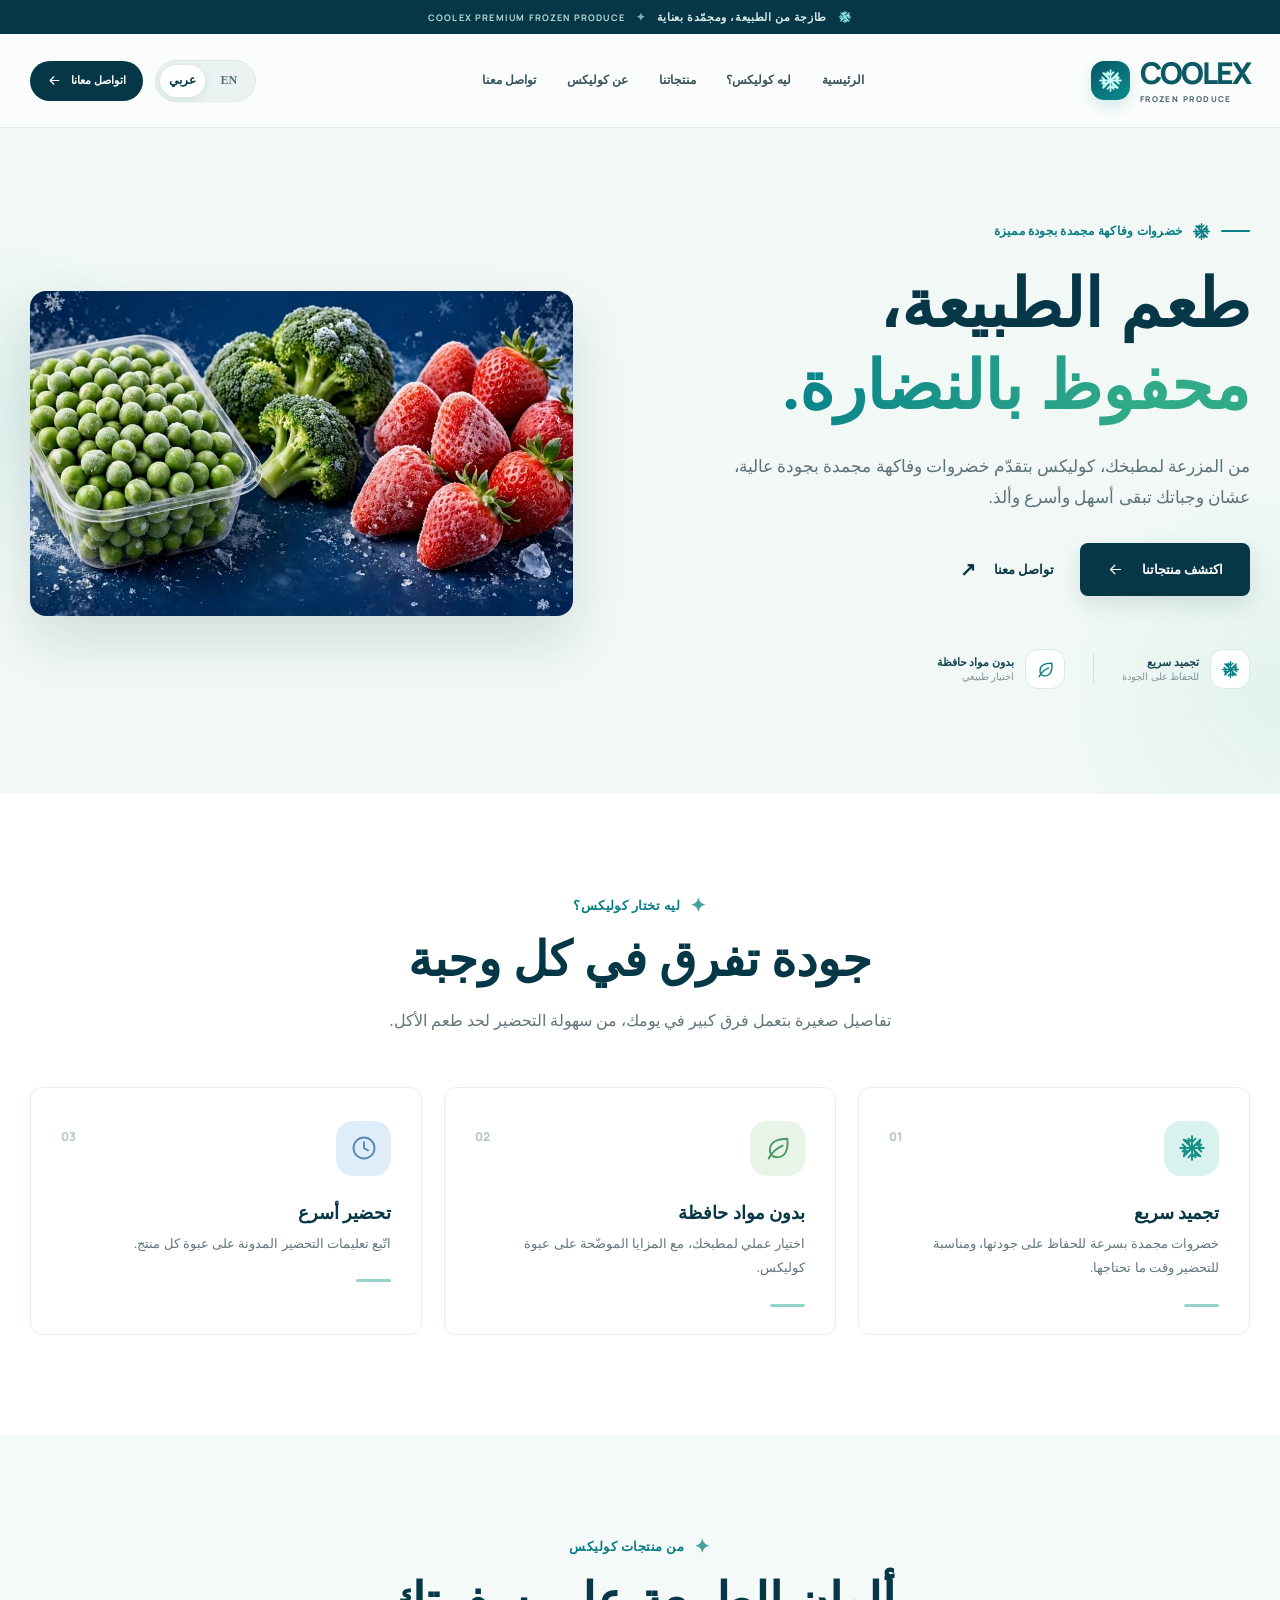
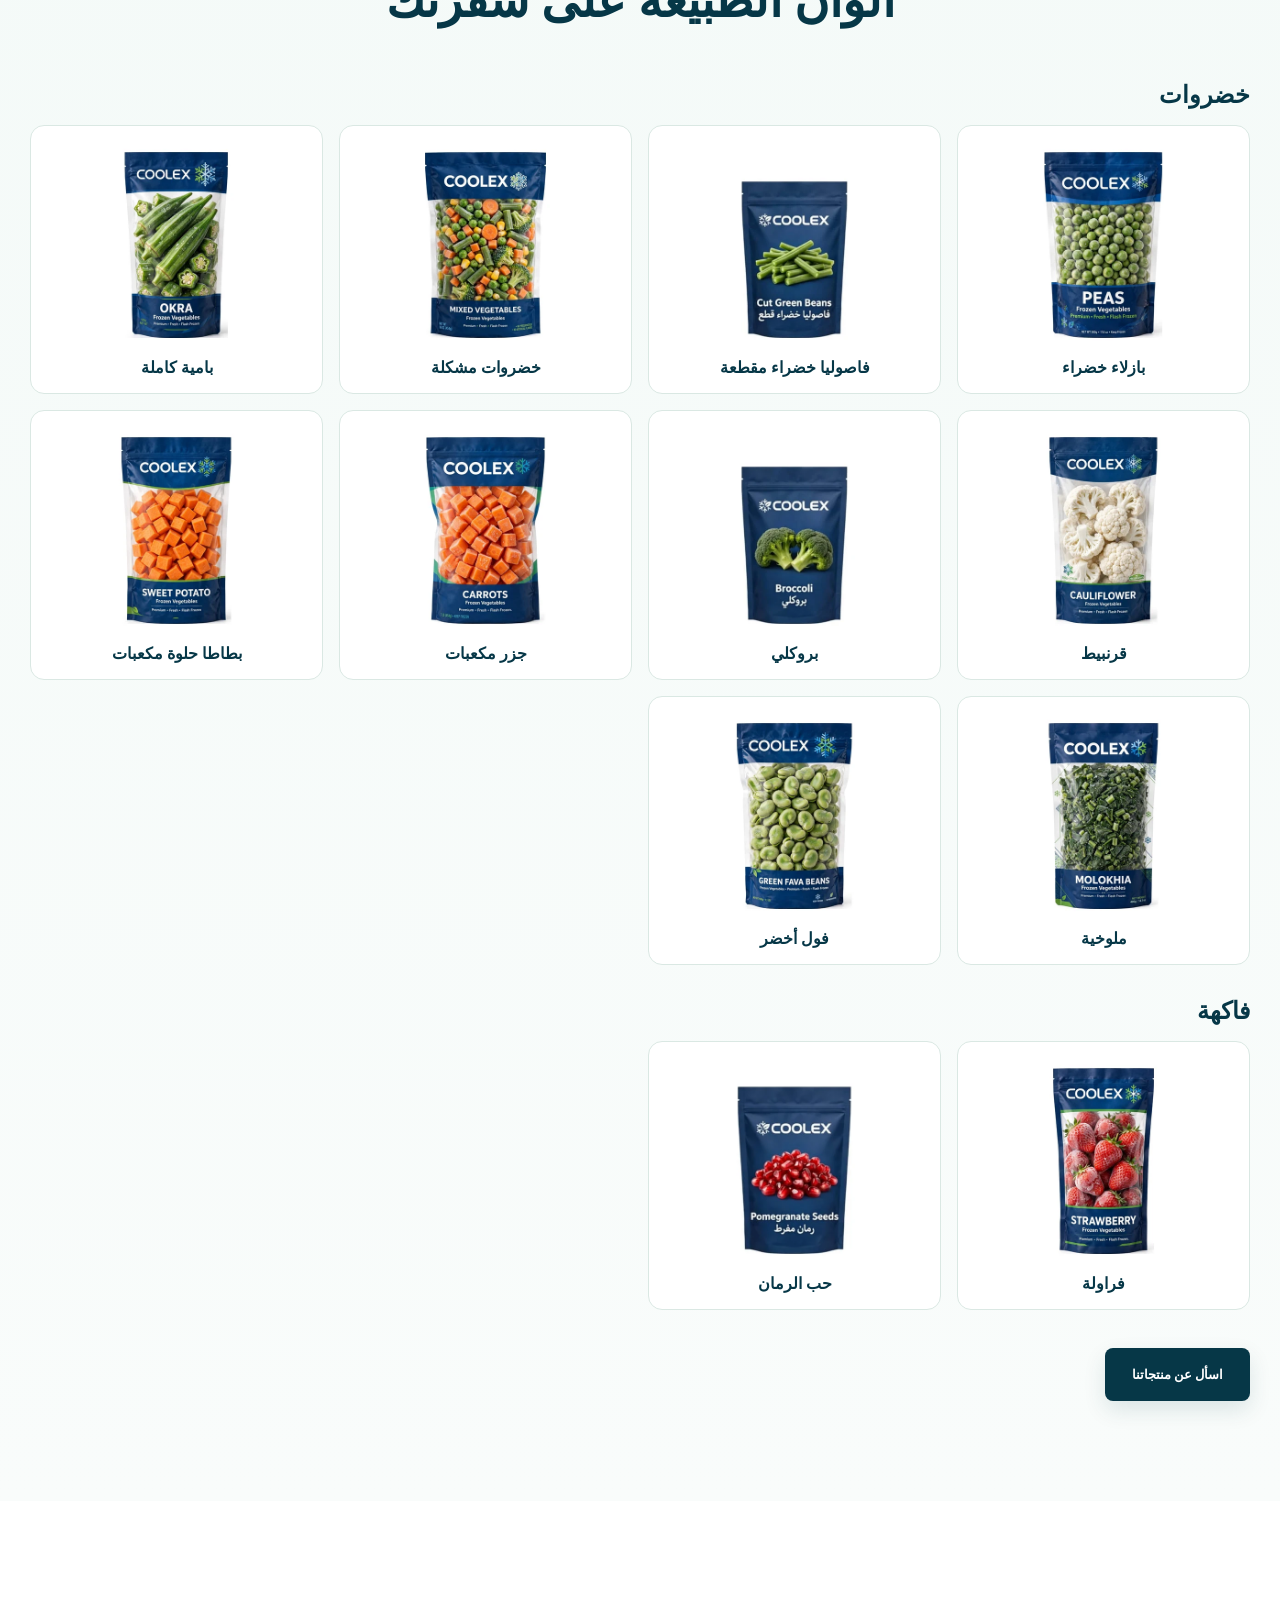
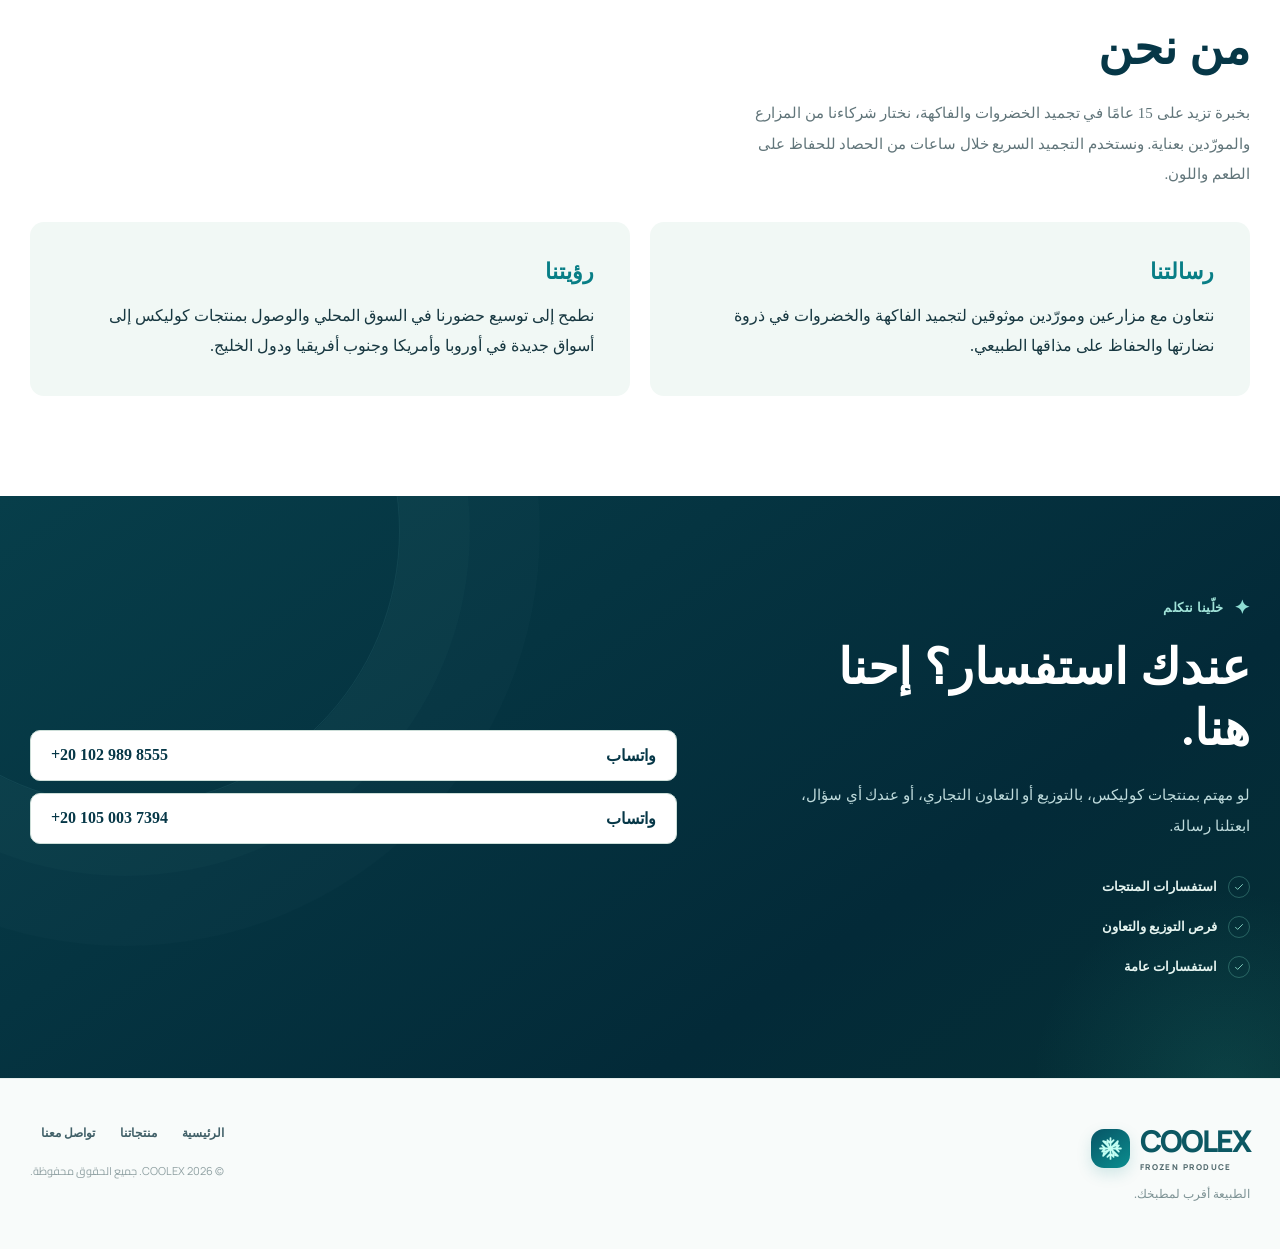
<file: index.html>
<!doctype html>
<html lang="ar" dir="rtl">
<head>
  <meta charset="utf-8">
  <meta name="viewport" content="width=device-width, initial-scale=1">
  <meta name="theme-color" content="#063747">
  <meta name="description" content="COOLEX - Premium frozen fruit and vegetables. Freshness made simple. خضروات وفاكهة مجمدة بجودة مميزة من كوليكس.">
  <meta property="og:type" content="website">
  <meta property="og:title" content="COOLEX | Premium Frozen Produce">
  <meta property="og:description" content="Freshness made simple. Premium frozen fruit and vegetables by COOLEX.">
  <meta property="og:image" content="https://hornetgeek.github.io/coolex/assets/harvest.webp">
  <meta property="og:url" content="https://hornetgeek.github.io/coolex/">
  <link rel="icon" type="image/svg+xml" href="assets/favicon.svg">
  <link rel="preconnect" href="https://fonts.googleapis.com">
  <link rel="preconnect" href="https://fonts.gstatic.com" crossorigin>
  <link href="https://fonts.googleapis.com/css2?family=Cairo:wght@400;500;600;700;800;900&family=Manrope:wght@400;500;600;700;800&display=swap" rel="stylesheet">
  <link rel="stylesheet" href="styles.css">
  <title>COOLEX | كوليكس - خضروات وفاكهة مجمدة بجودة مميزة</title>
</head>
<body>
  <svg aria-hidden="true" width="0" height="0" class="svg-sprite" xmlns="http://www.w3.org/2000/svg">
    <symbol id="i-snow" viewBox="0 0 24 24"><path d="M12 2v20M4.93 4.93l14.14 14.14M2 12h20M4.93 19.07 19.07 4.93M9 4l3 3 3-3M9 20l3-3 3 3M4 9l3 3-3 3M20 9l-3 3 3 3M5 5l4 1 1 4M19 19l-4-1-1-4M19 5l-1 4-4 1M5 19l1-4 4-1"/></symbol>
    <symbol id="i-arrow" viewBox="0 0 24 24"><path d="M5 12h14M13 6l6 6-6 6"/></symbol>
    <symbol id="i-check" viewBox="0 0 24 24"><path d="M5 12.5l4.3 4.3L19 7"/></symbol>
    <symbol id="i-leaf" viewBox="0 0 24 24"><path d="M20 4c-9 0-15 3.1-15 10a6 6 0 0 0 6 6c7 0 10-6 9-16ZM4 21c2.6-5.2 6.3-8.5 12-11"/></symbol>
    <symbol id="i-clock" viewBox="0 0 24 24"><circle cx="12" cy="12" r="9"/><path d="M12 7v5l3.5 2"/></symbol>
    <symbol id="i-package" viewBox="0 0 24 24"><path d="m3 7 9-4 9 4v10l-9 4-9-4V7ZM3 7l9 4 9-4M12 11v10M7.5 5 16.5 9"/></symbol>
    <symbol id="i-mail" viewBox="0 0 24 24"><rect x="2" y="5" width="20" height="14" rx="2"/><path d="m3 7 9 7 9-7"/></symbol>
    <symbol id="i-message" viewBox="0 0 24 24"><path d="M21 11.5a8.5 8.5 0 0 1-8.5 8.5 9 9 0 0 1-3.5-.7L3 21l1.8-5.6A8.5 8.5 0 1 1 21 11.5Z"/><path d="M8 11.5h9M8 15h5"/></symbol>
    <symbol id="i-menu" viewBox="0 0 24 24"><path d="M4 7h16M4 12h16M4 17h16"/></symbol>
    <symbol id="i-x" viewBox="0 0 24 24"><path d="M5 5l14 14M19 5 5 19"/></symbol>
    <symbol id="i-sparkles" viewBox="0 0 24 24"><path d="m12 2 1.9 6.1L20 10l-6.1 1.9L12 18l-1.9-6.1L4 10l6.1-1.9L12 2ZM19.5 16l.8 2.2 2.2.8-2.2.8-.8 2.2-.8-2.2-2.2-.8 2.2-.8.8-2.2Z"/></symbol>
  </svg>

  <a class="skip-link" href="#main" data-i18n="skip">تخطَّ إلى المحتوى</a>

  <div class="announcement-bar">
    <div class="container announcement-inner">
      <svg class="icon snow-announce"><use href="#i-snow"></use></svg>
      <span data-i18n="announcement">طازجة من الطبيعة، ومجمّدة بعناية</span>
      <span class="announcement-dot">✦</span>
      <span class="announcement-alt" data-i18n="announcement2">COOLEX PREMIUM FROZEN PRODUCE</span>
    </div>
  </div>

  <header class="site-header" id="site-header">
    <div class="container header-inner">
      <a class="brand" href="#home" aria-label="COOLEX Home">
        <span class="brand-mark"><svg class="icon"><use href="#i-snow"></use></svg></span>
        <span class="brand-type"><span class="brand-name">COOLEX</span><span class="brand-caption">FROZEN PRODUCE</span></span>
      </a>
      <nav class="site-nav" id="site-nav" aria-label="Main navigation">
        <a href="#home" data-i18n="navHome">الرئيسية</a>
        <a href="#quality" data-i18n="navWhy">ليه كوليكس؟</a>
        <a href="#products" data-i18n="navProducts">منتجاتنا</a>
        <a href="#story" data-i18n="navAbout">عن كوليكس</a>
        <a href="#contact" data-i18n="navContact">تواصل معنا</a>
      </nav>
      <div class="header-actions">
        <div class="language-switch" aria-label="Language selector">
          <button class="lang-btn is-active" type="button" data-lang="ar" aria-pressed="true">عربي</button>
          <button class="lang-btn" type="button" data-lang="en" aria-pressed="false">EN</button>
        </div>
        <a class="header-contact" href="#contact"><span data-i18n="talkToUs">اتواصل معانا</span><svg class="icon arrow-icon"><use href="#i-arrow"></use></svg></a>
        <button class="menu-toggle" id="menu-toggle" type="button" aria-controls="site-nav" aria-expanded="false" aria-label="Open menu"><svg class="icon"><use href="#i-menu"></use></svg></button>
      </div>
    </div>
  </header>

  <main id="main">
    <section class="hero-section" id="home">
      <div class="hero-glow hero-glow-one"></div><div class="hero-glow hero-glow-two"></div>
      <div class="container hero-grid">
        <div class="hero-copy reveal">
          <div class="eyebrow"><span class="eyebrow-line"></span><svg class="icon"><use href="#i-snow"></use></svg><span data-i18n="heroEyebrow">خضروات وفاكهة مجمدة بجودة مميزة</span></div>
          <h1><span data-i18n="heroTitle1">طعم الطبيعة،</span><span class="gradient-text" data-i18n="heroTitle2">محفوظ بالنضارة.</span></h1>
          <p class="hero-description" data-i18n="heroDesc">من المزرعة لمطبخك، كوليكس بتقدّم خضروات وفاكهة مجمدة بجودة عالية، عشان وجباتك تبقى أسهل وأسرع وألذ.</p>
          <div class="hero-ctas">
            <a class="btn btn-primary" href="#products"><span data-i18n="exploreProducts">اكتشف منتجاتنا</span><svg class="icon arrow-icon"><use href="#i-arrow"></use></svg></a>
            <a class="btn btn-text" href="#contact"><span data-i18n="contactUs">تواصل معنا</span><span class="text-arrow">↗</span></a>
          </div>
          <div class="hero-proof">
            <div class="proof-item"><span class="proof-icon"><svg class="icon"><use href="#i-snow"></use></svg></span><span><strong data-i18n="proof1">تجميد سريع</strong><small data-i18n="proof1Small">للحفاظ على الجودة</small></span></div>
            <div class="proof-divider"></div>
            <div class="proof-item"><span class="proof-icon"><svg class="icon"><use href="#i-leaf"></use></svg></span><span><strong data-i18n="proof2">بدون مواد حافظة</strong><small data-i18n="proof2Small">اختيار طبيعي</small></span></div>
          </div>
        </div>
        <div class="hero-visual reveal">
          <div class="hero-picture"><img src="assets/harvest.webp" width="1066" height="639" fetchpriority="high" alt="بازلاء وبروكلي وفراولة" data-alt-ar="بازلاء وبروكلي وفراولة" data-alt-en="Peas, broccoli and strawberries"></div>
        </div>
      </div>
    </section>

    <section class="quality-section section-padding" id="quality">
      <div class="container">
        <div class="section-heading section-heading-centered reveal">
          <div class="section-kicker"><span class="kicker-star">✦</span><span data-i18n="whyKicker">ليه تختار كوليكس؟</span></div>
          <h2 data-i18n="whyTitle">جودة تفرق في كل وجبة</h2>
          <p data-i18n="whyDesc">تفاصيل صغيرة بتعمل فرق كبير في يومك، من سهولة التحضير لحد طعم الأكل.</p>
        </div>
        <div class="quality-cards">
          <article class="quality-card reveal"><div class="quality-icon quality-icon-teal"><svg class="icon"><use href="#i-snow"></use></svg></div><span class="card-index">01</span><h3 data-i18n="quality1Title">تجميد سريع</h3><p data-i18n="quality1Desc">خضروات مجمدة بسرعة للحفاظ على جودتها، ومناسبة للتحضير وقت ما تحتاجها.</p><div class="card-rule"></div></article>
          <article class="quality-card reveal"><div class="quality-icon quality-icon-green"><svg class="icon"><use href="#i-leaf"></use></svg></div><span class="card-index">02</span><h3 data-i18n="quality2Title">بدون مواد حافظة</h3><p data-i18n="quality2Desc">اختيار عملي لمطبخك، مع المزايا الموضّحة على عبوة كوليكس.</p><div class="card-rule"></div></article>
          <article class="quality-card reveal"><div class="quality-icon quality-icon-blue"><svg class="icon"><use href="#i-clock"></use></svg></div><span class="card-index">03</span><h3 data-i18n="quality3Title">تحضير أسرع</h3><p data-i18n="quality3Desc">اتّبع تعليمات التحضير المدونة على عبوة كل منتج.</p><div class="card-rule"></div></article>
        </div>
      </div>
    </section>

    <section class="product-section section-padding" id="products">
      <div class="container">
        <div class="section-heading section-heading-centered reveal">
          <div class="section-kicker"><span class="kicker-star">✦</span><span data-i18n="productKicker">من منتجات كوليكس</span></div>
          <h2 data-i18n="productTitle">ألوان الطبيعة على سفرتك</h2>
        </div>
        <div class="catalog">
        <h3 data-i18n="groupVegetables">خضروات</h3>
        <ul class="range-grid">
                  <li><a href="products/peas/"><img src="assets/products/peas.webp" width="360" height="450" loading="lazy" alt=""><span data-i18n="peas">بازلاء خضراء</span></a></li>
                  <li><a href="products/green-beans/"><img src="assets/products/green-beans.webp" width="360" height="450" loading="lazy" alt=""><span data-i18n="green-beans">فاصوليا خضراء مقطعة</span></a></li>
                  <li><a href="products/mixed/"><img src="assets/products/mixed.webp" width="360" height="450" loading="lazy" alt=""><span data-i18n="mixed">خضروات مشكلة</span></a></li>
                  <li><a href="products/okra/"><img src="assets/products/okra.webp" width="360" height="450" loading="lazy" alt=""><span data-i18n="okra">بامية كاملة</span></a></li>
                  <li><a href="products/cauliflower/"><img src="assets/products/cauliflower.webp" width="360" height="450" loading="lazy" alt=""><span data-i18n="cauliflower">قرنبيط</span></a></li>
                  <li><a href="products/broccoli/"><img src="assets/products/broccoli.webp" width="360" height="450" loading="lazy" alt=""><span data-i18n="broccoli">بروكلي</span></a></li>
                  <li><a href="products/carrots/"><img src="assets/products/carrots.webp" width="360" height="450" loading="lazy" alt=""><span data-i18n="carrots">جزر مكعبات</span></a></li>
                  <li><a href="products/sweet-potato/"><img src="assets/products/sweet-potato.webp" width="360" height="450" loading="lazy" alt=""><span data-i18n="sweet-potato">بطاطا حلوة مكعبات</span></a></li>
                  <li><a href="products/molokhia/"><img src="assets/products/molokhia.webp" width="360" height="450" loading="lazy" alt=""><span data-i18n="molokhia">ملوخية</span></a></li>
                  <li><a href="products/fava/"><img src="assets/products/fava.webp" width="360" height="450" loading="lazy" alt=""><span data-i18n="fava">فول أخضر</span></a></li>
                </ul>
        <h3 data-i18n="groupFruit">فاكهة</h3>
        <ul class="range-grid">
                  <li><a href="products/strawberries/"><img src="assets/products/strawberries.webp" width="360" height="450" loading="lazy" alt=""><span data-i18n="strawberries">فراولة</span></a></li>
                  <li><a href="products/pomegranate/"><img src="assets/products/pomegranate.webp" width="360" height="450" loading="lazy" alt=""><span data-i18n="pomegranate">حب الرمان</span></a></li>
                </ul>
        <a class="btn btn-primary" href="#contact"><span data-i18n="rangeCta">اسأل عن منتجاتنا</span></a>
        </div>
      </div>
    </section>
    <section class="story-section section-padding" id="story">
      <div class="container story-copy">
        <h2 data-i18n="company">من نحن</h2>
        <p data-i18n="companyIntro">بخبرة تزيد على 15 عامًا في تجميد الخضروات والفاكهة، نختار شركاءنا من المزارع والمورّدين بعناية. ونستخدم التجميد السريع خلال ساعات من الحصاد للحفاظ على الطعم واللون.</p>
        <div class="values"><article><h3 data-i18n="mission">رسالتنا</h3><p data-i18n="missionText">نتعاون مع مزارعين ومورّدين موثوقين لتجميد الفاكهة والخضروات في ذروة نضارتها والحفاظ على مذاقها الطبيعي.</p></article><article><h3 data-i18n="vision">رؤيتنا</h3><p data-i18n="visionText">نطمح إلى توسيع حضورنا في السوق المحلي والوصول بمنتجات كوليكس إلى أسواق جديدة في أوروبا وأمريكا وجنوب أفريقيا ودول الخليج.</p></article></div>
      </div>
    </section>

    <section class="contact-section section-padding" id="contact">
      <div class="contact-decor contact-decor-one" aria-hidden="true"></div><div class="contact-decor contact-decor-two" aria-hidden="true"></div>
      <div class="container contact-grid">
        <div class="contact-copy reveal">
          <div class="section-kicker section-kicker-light"><span class="kicker-star">✦</span><span data-i18n="contactKicker">خلّينا نتكلم</span></div>
          <h2 data-i18n="contactTitle">عندك استفسار؟ إحنا هنا.</h2>
          <p data-i18n="contactDesc">لو مهتم بمنتجات كوليكس، بالتوزيع أو التعاون التجاري، أو عندك أي سؤال، ابعتلنا رسالة.</p>
          <div class="contact-points"><span><svg class="icon"><use href="#i-check"></use></svg><span data-i18n="contactPoint1">استفسارات المنتجات</span></span><span><svg class="icon"><use href="#i-check"></use></svg><span data-i18n="contactPoint2">فرص التوزيع والتعاون</span></span><span><svg class="icon"><use href="#i-check"></use></svg><span data-i18n="contactPoint3">استفسارات عامة</span></span></div>
        </div>
        <div class="contact-options wa-options">
<a class="wa-link" data-whatsapp="201029898555" href="https://wa.me/201029898555"><span data-i18n="whatsapp">واتساب</span> <bdi dir="ltr">+20 102 989 8555</bdi></a>
<a class="wa-link" data-whatsapp="201050037394" href="https://wa.me/201050037394"><span data-i18n="whatsapp">واتساب</span> <bdi dir="ltr">+20 105 003 7394</bdi></a>
        </div>
      </div>
    </section>
  </main>

  <footer class="site-footer"><div class="container footer-inner"><div class="footer-brand"><a class="brand" href="#home" aria-label="COOLEX Home"><span class="brand-mark"><svg class="icon"><use href="#i-snow"></use></svg></span><span class="brand-type"><span class="brand-name">COOLEX</span><span class="brand-caption">FROZEN PRODUCE</span></span></a><p data-i18n="footerTag">الطبيعة أقرب لمطبخك.</p></div><div class="footer-right"><nav class="footer-nav" aria-label="Footer navigation"><a href="#home" data-i18n="navHome">الرئيسية</a><a href="#products" data-i18n="navProducts">منتجاتنا</a><a href="#contact" data-i18n="navContact">تواصل معنا</a></nav><p>© <span id="year">2026</span> COOLEX. <span data-i18n="rights">جميع الحقوق محفوظة.</span></p></div></div></footer>
  <script src="script.js" defer></script>
</body>
</html>
</file>
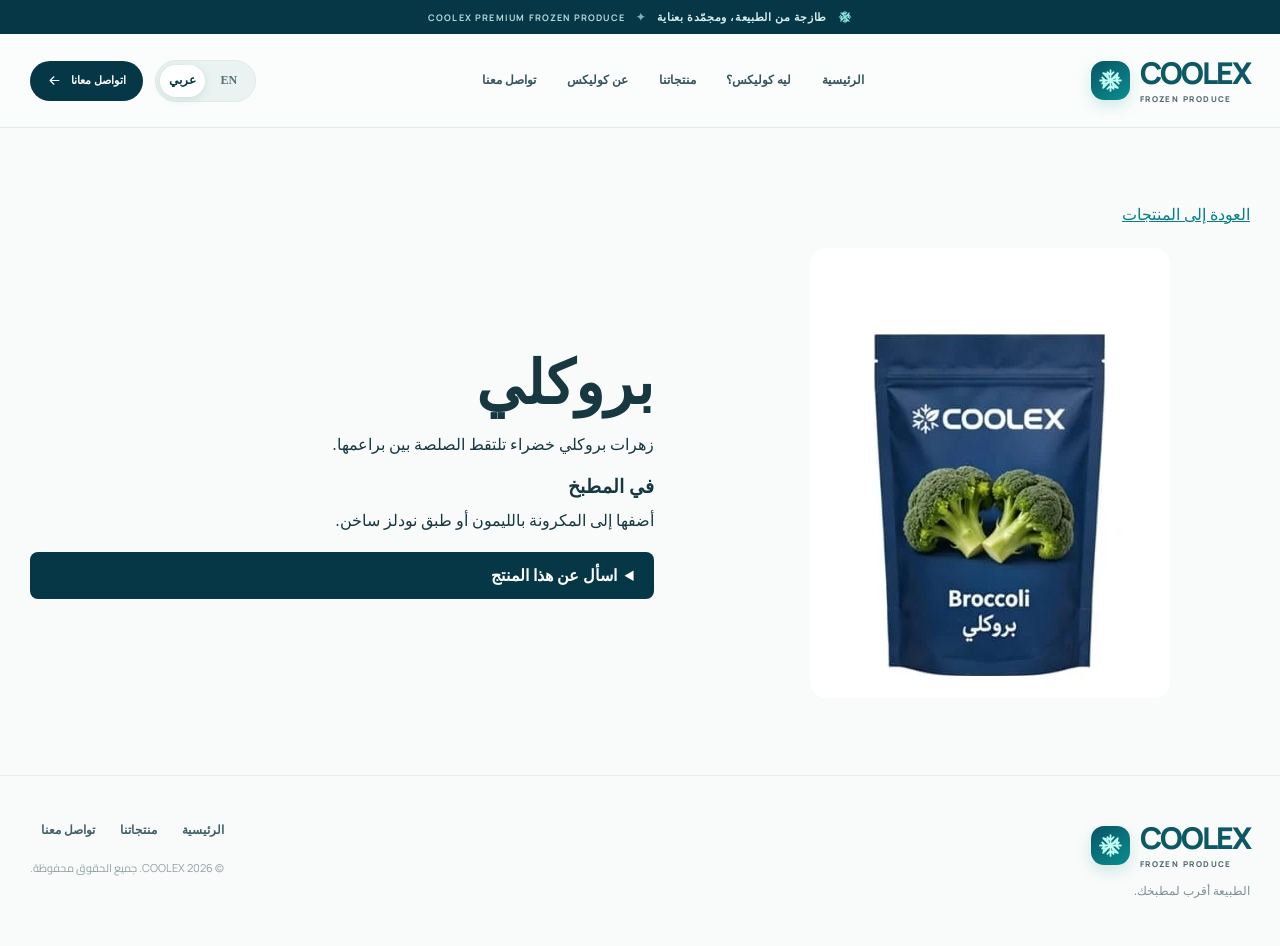
<file: products/broccoli/index.html>
<!doctype html>
<html lang="ar" dir="rtl">
<head>
  <meta charset="utf-8">
  <meta name="viewport" content="width=device-width, initial-scale=1">
  <meta name="theme-color" content="#063747">
  <meta name="description" content="زهرات بروكلي خضراء تلتقط الصلصة بين براعمها.">
  <meta property="og:type" content="website">
  <meta property="og:title" content="بروكلي | COOLEX">
  <meta property="og:description" content="زهرات بروكلي خضراء تلتقط الصلصة بين براعمها.">
  <meta property="og:image" content="https://hornetgeek.github.io/coolex/assets/products/broccoli.webp">
  <meta property="og:url" content="https://hornetgeek.github.io/coolex/products/broccoli/">
  <link rel="icon" type="image/svg+xml" href="../../assets/favicon.svg">
  <link rel="preconnect" href="https://fonts.googleapis.com">
  <link rel="preconnect" href="https://fonts.gstatic.com" crossorigin>
  <link href="https://fonts.googleapis.com/css2?family=Cairo:wght@400;500;600;700;800;900&family=Manrope:wght@400;500;600;700;800&display=swap" rel="stylesheet">
  <link rel="stylesheet" href="../../styles.css">
  <title>بروكلي | COOLEX</title>
</head>
<body>
  <svg aria-hidden="true" width="0" height="0" class="svg-sprite" xmlns="http://www.w3.org/2000/svg">
    <symbol id="i-snow" viewBox="0 0 24 24"><path d="M12 2v20M4.93 4.93l14.14 14.14M2 12h20M4.93 19.07 19.07 4.93M9 4l3 3 3-3M9 20l3-3 3 3M4 9l3 3-3 3M20 9l-3 3 3 3M5 5l4 1 1 4M19 19l-4-1-1-4M19 5l-1 4-4 1M5 19l1-4 4-1"/></symbol>
    <symbol id="i-arrow" viewBox="0 0 24 24"><path d="M5 12h14M13 6l6 6-6 6"/></symbol>
    <symbol id="i-check" viewBox="0 0 24 24"><path d="M5 12.5l4.3 4.3L19 7"/></symbol>
    <symbol id="i-leaf" viewBox="0 0 24 24"><path d="M20 4c-9 0-15 3.1-15 10a6 6 0 0 0 6 6c7 0 10-6 9-16ZM4 21c2.6-5.2 6.3-8.5 12-11"/></symbol>
    <symbol id="i-clock" viewBox="0 0 24 24"><circle cx="12" cy="12" r="9"/><path d="M12 7v5l3.5 2"/></symbol>
    <symbol id="i-package" viewBox="0 0 24 24"><path d="m3 7 9-4 9 4v10l-9 4-9-4V7ZM3 7l9 4 9-4M12 11v10M7.5 5 16.5 9"/></symbol>
    <symbol id="i-mail" viewBox="0 0 24 24"><rect x="2" y="5" width="20" height="14" rx="2"/><path d="m3 7 9 7 9-7"/></symbol>
    <symbol id="i-message" viewBox="0 0 24 24"><path d="M21 11.5a8.5 8.5 0 0 1-8.5 8.5 9 9 0 0 1-3.5-.7L3 21l1.8-5.6A8.5 8.5 0 1 1 21 11.5Z"/><path d="M8 11.5h9M8 15h5"/></symbol>
    <symbol id="i-menu" viewBox="0 0 24 24"><path d="M4 7h16M4 12h16M4 17h16"/></symbol>
    <symbol id="i-x" viewBox="0 0 24 24"><path d="M5 5l14 14M19 5 5 19"/></symbol>
    <symbol id="i-sparkles" viewBox="0 0 24 24"><path d="m12 2 1.9 6.1L20 10l-6.1 1.9L12 18l-1.9-6.1L4 10l6.1-1.9L12 2ZM19.5 16l.8 2.2 2.2.8-2.2.8-.8 2.2-.8-2.2-2.2-.8 2.2-.8.8-2.2Z"/></symbol>
  </svg>

  <a class="skip-link" href="#main" data-i18n="skip">تخطَّ إلى المحتوى</a>

  <div class="announcement-bar">
    <div class="container announcement-inner">
      <svg class="icon snow-announce"><use href="#i-snow"></use></svg>
      <span data-i18n="announcement">طازجة من الطبيعة، ومجمّدة بعناية</span>
      <span class="announcement-dot">✦</span>
      <span class="announcement-alt" data-i18n="announcement2">COOLEX PREMIUM FROZEN PRODUCE</span>
    </div>
  </div>

  <header class="site-header" id="site-header">
    <div class="container header-inner">
      <a class="brand" href="../../#home" aria-label="COOLEX Home">
        <span class="brand-mark"><svg class="icon"><use href="#i-snow"></use></svg></span>
        <span class="brand-type"><span class="brand-name">COOLEX</span><span class="brand-caption">FROZEN PRODUCE</span></span>
      </a>
      <nav class="site-nav" id="site-nav" aria-label="Main navigation">
        <a href="../../#home" data-i18n="navHome">الرئيسية</a>
        <a href="../../#quality" data-i18n="navWhy">ليه كوليكس؟</a>
        <a href="../../#products" data-i18n="navProducts">منتجاتنا</a>
        <a href="../../#story" data-i18n="navAbout">عن كوليكس</a>
        <a href="../../#contact" data-i18n="navContact">تواصل معنا</a>
      </nav>
      <div class="header-actions">
        <div class="language-switch" aria-label="Language selector">
          <button class="lang-btn is-active" type="button" data-lang="ar" aria-pressed="true">عربي</button>
          <button class="lang-btn" type="button" data-lang="en" aria-pressed="false">EN</button>
        </div>
        <a class="header-contact" href="../../#contact"><span data-i18n="talkToUs">اتواصل معانا</span><svg class="icon arrow-icon"><use href="#i-arrow"></use></svg></a>
        <button class="menu-toggle" id="menu-toggle" type="button" aria-controls="site-nav" aria-expanded="false" aria-label="Open menu"><svg class="icon"><use href="#i-menu"></use></svg></button>
      </div>
    </div>
  </header>

  <main id="main" class="container detail">
    <a href="../../#products" data-i18n="backRange">العودة إلى المنتجات</a>
    <div class="detail-grid">
      <img src="../../assets/products/broccoli.webp" width="360" height="450" alt="">
      <article>
        <h1 data-i18n="broccoli">بروكلي</h1>
        <p data-i18n="description" data-en="Green broccoli florets catch sauce between their buds.">زهرات بروكلي خضراء تلتقط الصلصة بين براعمها.</p>
        <h2 data-i18n="serving">في المطبخ</h2>
        <p data-i18n="uses" data-en="Toss through lemon pasta or a hot noodle dish.">أضفها إلى المكرونة بالليمون أو طبق نودلز ساخن.</p>
        <details><summary data-i18n="inquiry">اسأل عن هذا المنتج</summary>
          <div class="wa-options"><a class="wa-link" data-whatsapp="201029898555" href="https://wa.me/201029898555?text=%D9%85%D8%B1%D8%AD%D8%A8%D9%8B%D8%A7%D8%8C%20%D8%A3%D9%88%D8%AF%20%D8%A7%D9%84%D8%A7%D8%B3%D8%AA%D9%81%D8%B3%D8%A7%D8%B1%20%D8%B9%D9%86%20%D9%85%D9%86%D8%AA%D8%AC%20%D9%83%D9%88%D9%84%D9%8A%D9%83%D8%B3%3A%20%D8%A8%D8%B1%D9%88%D9%83%D9%84%D9%8A"><span data-i18n="whatsapp">واتساب</span> <bdi dir="ltr">+20 102 989 8555</bdi></a>
<a class="wa-link" data-whatsapp="201050037394" href="https://wa.me/201050037394?text=%D9%85%D8%B1%D8%AD%D8%A8%D9%8B%D8%A7%D8%8C%20%D8%A3%D9%88%D8%AF%20%D8%A7%D9%84%D8%A7%D8%B3%D8%AA%D9%81%D8%B3%D8%A7%D8%B1%20%D8%B9%D9%86%20%D9%85%D9%86%D8%AA%D8%AC%20%D9%83%D9%88%D9%84%D9%8A%D9%83%D8%B3%3A%20%D8%A8%D8%B1%D9%88%D9%83%D9%84%D9%8A"><span data-i18n="whatsapp">واتساب</span> <bdi dir="ltr">+20 105 003 7394</bdi></a></div>
        </details>
      </article>
    </div>
  </main>
  <footer class="site-footer"><div class="container footer-inner"><div class="footer-brand"><a class="brand" href="../../#home" aria-label="COOLEX Home"><span class="brand-mark"><svg class="icon"><use href="#i-snow"></use></svg></span><span class="brand-type"><span class="brand-name">COOLEX</span><span class="brand-caption">FROZEN PRODUCE</span></span></a><p data-i18n="footerTag">الطبيعة أقرب لمطبخك.</p></div><div class="footer-right"><nav class="footer-nav" aria-label="Footer navigation"><a href="../../#home" data-i18n="navHome">الرئيسية</a><a href="../../#products" data-i18n="navProducts">منتجاتنا</a><a href="../../#contact" data-i18n="navContact">تواصل معنا</a></nav><p>© <span id="year">2026</span> COOLEX. <span data-i18n="rights">جميع الحقوق محفوظة.</span></p></div></div></footer>
  <script src="../../script.js" defer></script>
</body>
</html>
</file>
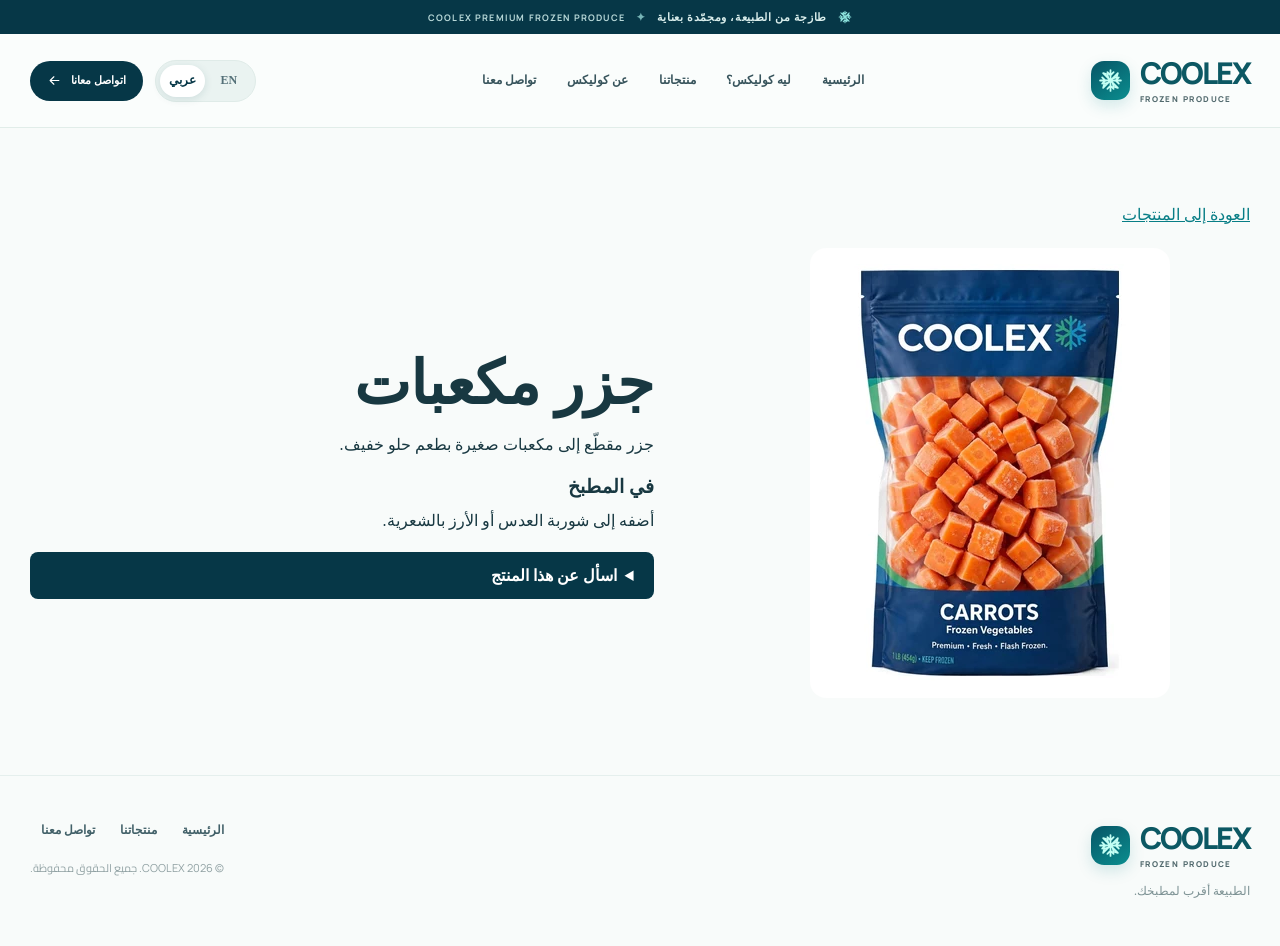
<file: products/carrots/index.html>
<!doctype html>
<html lang="ar" dir="rtl">
<head>
  <meta charset="utf-8">
  <meta name="viewport" content="width=device-width, initial-scale=1">
  <meta name="theme-color" content="#063747">
  <meta name="description" content="جزر مقطّع إلى مكعبات صغيرة بطعم حلو خفيف.">
  <meta property="og:type" content="website">
  <meta property="og:title" content="جزر مكعبات | COOLEX">
  <meta property="og:description" content="جزر مقطّع إلى مكعبات صغيرة بطعم حلو خفيف.">
  <meta property="og:image" content="https://hornetgeek.github.io/coolex/assets/products/carrots.webp">
  <meta property="og:url" content="https://hornetgeek.github.io/coolex/products/carrots/">
  <link rel="icon" type="image/svg+xml" href="../../assets/favicon.svg">
  <link rel="preconnect" href="https://fonts.googleapis.com">
  <link rel="preconnect" href="https://fonts.gstatic.com" crossorigin>
  <link href="https://fonts.googleapis.com/css2?family=Cairo:wght@400;500;600;700;800;900&family=Manrope:wght@400;500;600;700;800&display=swap" rel="stylesheet">
  <link rel="stylesheet" href="../../styles.css">
  <title>جزر مكعبات | COOLEX</title>
</head>
<body>
  <svg aria-hidden="true" width="0" height="0" class="svg-sprite" xmlns="http://www.w3.org/2000/svg">
    <symbol id="i-snow" viewBox="0 0 24 24"><path d="M12 2v20M4.93 4.93l14.14 14.14M2 12h20M4.93 19.07 19.07 4.93M9 4l3 3 3-3M9 20l3-3 3 3M4 9l3 3-3 3M20 9l-3 3 3 3M5 5l4 1 1 4M19 19l-4-1-1-4M19 5l-1 4-4 1M5 19l1-4 4-1"/></symbol>
    <symbol id="i-arrow" viewBox="0 0 24 24"><path d="M5 12h14M13 6l6 6-6 6"/></symbol>
    <symbol id="i-check" viewBox="0 0 24 24"><path d="M5 12.5l4.3 4.3L19 7"/></symbol>
    <symbol id="i-leaf" viewBox="0 0 24 24"><path d="M20 4c-9 0-15 3.1-15 10a6 6 0 0 0 6 6c7 0 10-6 9-16ZM4 21c2.6-5.2 6.3-8.5 12-11"/></symbol>
    <symbol id="i-clock" viewBox="0 0 24 24"><circle cx="12" cy="12" r="9"/><path d="M12 7v5l3.5 2"/></symbol>
    <symbol id="i-package" viewBox="0 0 24 24"><path d="m3 7 9-4 9 4v10l-9 4-9-4V7ZM3 7l9 4 9-4M12 11v10M7.5 5 16.5 9"/></symbol>
    <symbol id="i-mail" viewBox="0 0 24 24"><rect x="2" y="5" width="20" height="14" rx="2"/><path d="m3 7 9 7 9-7"/></symbol>
    <symbol id="i-message" viewBox="0 0 24 24"><path d="M21 11.5a8.5 8.5 0 0 1-8.5 8.5 9 9 0 0 1-3.5-.7L3 21l1.8-5.6A8.5 8.5 0 1 1 21 11.5Z"/><path d="M8 11.5h9M8 15h5"/></symbol>
    <symbol id="i-menu" viewBox="0 0 24 24"><path d="M4 7h16M4 12h16M4 17h16"/></symbol>
    <symbol id="i-x" viewBox="0 0 24 24"><path d="M5 5l14 14M19 5 5 19"/></symbol>
    <symbol id="i-sparkles" viewBox="0 0 24 24"><path d="m12 2 1.9 6.1L20 10l-6.1 1.9L12 18l-1.9-6.1L4 10l6.1-1.9L12 2ZM19.5 16l.8 2.2 2.2.8-2.2.8-.8 2.2-.8-2.2-2.2-.8 2.2-.8.8-2.2Z"/></symbol>
  </svg>

  <a class="skip-link" href="#main" data-i18n="skip">تخطَّ إلى المحتوى</a>

  <div class="announcement-bar">
    <div class="container announcement-inner">
      <svg class="icon snow-announce"><use href="#i-snow"></use></svg>
      <span data-i18n="announcement">طازجة من الطبيعة، ومجمّدة بعناية</span>
      <span class="announcement-dot">✦</span>
      <span class="announcement-alt" data-i18n="announcement2">COOLEX PREMIUM FROZEN PRODUCE</span>
    </div>
  </div>

  <header class="site-header" id="site-header">
    <div class="container header-inner">
      <a class="brand" href="../../#home" aria-label="COOLEX Home">
        <span class="brand-mark"><svg class="icon"><use href="#i-snow"></use></svg></span>
        <span class="brand-type"><span class="brand-name">COOLEX</span><span class="brand-caption">FROZEN PRODUCE</span></span>
      </a>
      <nav class="site-nav" id="site-nav" aria-label="Main navigation">
        <a href="../../#home" data-i18n="navHome">الرئيسية</a>
        <a href="../../#quality" data-i18n="navWhy">ليه كوليكس؟</a>
        <a href="../../#products" data-i18n="navProducts">منتجاتنا</a>
        <a href="../../#story" data-i18n="navAbout">عن كوليكس</a>
        <a href="../../#contact" data-i18n="navContact">تواصل معنا</a>
      </nav>
      <div class="header-actions">
        <div class="language-switch" aria-label="Language selector">
          <button class="lang-btn is-active" type="button" data-lang="ar" aria-pressed="true">عربي</button>
          <button class="lang-btn" type="button" data-lang="en" aria-pressed="false">EN</button>
        </div>
        <a class="header-contact" href="../../#contact"><span data-i18n="talkToUs">اتواصل معانا</span><svg class="icon arrow-icon"><use href="#i-arrow"></use></svg></a>
        <button class="menu-toggle" id="menu-toggle" type="button" aria-controls="site-nav" aria-expanded="false" aria-label="Open menu"><svg class="icon"><use href="#i-menu"></use></svg></button>
      </div>
    </div>
  </header>

  <main id="main" class="container detail">
    <a href="../../#products" data-i18n="backRange">العودة إلى المنتجات</a>
    <div class="detail-grid">
      <img src="../../assets/products/carrots.webp" width="360" height="450" alt="">
      <article>
        <h1 data-i18n="carrots">جزر مكعبات</h1>
        <p data-i18n="description" data-en="Small carrot cubes bring gentle sweetness to savory dishes.">جزر مقطّع إلى مكعبات صغيرة بطعم حلو خفيف.</p>
        <h2 data-i18n="serving">في المطبخ</h2>
        <p data-i18n="uses" data-en="Add to lentil soup or vermicelli rice.">أضفه إلى شوربة العدس أو الأرز بالشعرية.</p>
        <details><summary data-i18n="inquiry">اسأل عن هذا المنتج</summary>
          <div class="wa-options"><a class="wa-link" data-whatsapp="201029898555" href="https://wa.me/201029898555?text=%D9%85%D8%B1%D8%AD%D8%A8%D9%8B%D8%A7%D8%8C%20%D8%A3%D9%88%D8%AF%20%D8%A7%D9%84%D8%A7%D8%B3%D8%AA%D9%81%D8%B3%D8%A7%D8%B1%20%D8%B9%D9%86%20%D9%85%D9%86%D8%AA%D8%AC%20%D9%83%D9%88%D9%84%D9%8A%D9%83%D8%B3%3A%20%D8%AC%D8%B2%D8%B1%20%D9%85%D9%83%D8%B9%D8%A8%D8%A7%D8%AA"><span data-i18n="whatsapp">واتساب</span> <bdi dir="ltr">+20 102 989 8555</bdi></a>
<a class="wa-link" data-whatsapp="201050037394" href="https://wa.me/201050037394?text=%D9%85%D8%B1%D8%AD%D8%A8%D9%8B%D8%A7%D8%8C%20%D8%A3%D9%88%D8%AF%20%D8%A7%D9%84%D8%A7%D8%B3%D8%AA%D9%81%D8%B3%D8%A7%D8%B1%20%D8%B9%D9%86%20%D9%85%D9%86%D8%AA%D8%AC%20%D9%83%D9%88%D9%84%D9%8A%D9%83%D8%B3%3A%20%D8%AC%D8%B2%D8%B1%20%D9%85%D9%83%D8%B9%D8%A8%D8%A7%D8%AA"><span data-i18n="whatsapp">واتساب</span> <bdi dir="ltr">+20 105 003 7394</bdi></a></div>
        </details>
      </article>
    </div>
  </main>
  <footer class="site-footer"><div class="container footer-inner"><div class="footer-brand"><a class="brand" href="../../#home" aria-label="COOLEX Home"><span class="brand-mark"><svg class="icon"><use href="#i-snow"></use></svg></span><span class="brand-type"><span class="brand-name">COOLEX</span><span class="brand-caption">FROZEN PRODUCE</span></span></a><p data-i18n="footerTag">الطبيعة أقرب لمطبخك.</p></div><div class="footer-right"><nav class="footer-nav" aria-label="Footer navigation"><a href="../../#home" data-i18n="navHome">الرئيسية</a><a href="../../#products" data-i18n="navProducts">منتجاتنا</a><a href="../../#contact" data-i18n="navContact">تواصل معنا</a></nav><p>© <span id="year">2026</span> COOLEX. <span data-i18n="rights">جميع الحقوق محفوظة.</span></p></div></div></footer>
  <script src="../../script.js" defer></script>
</body>
</html>
</file>
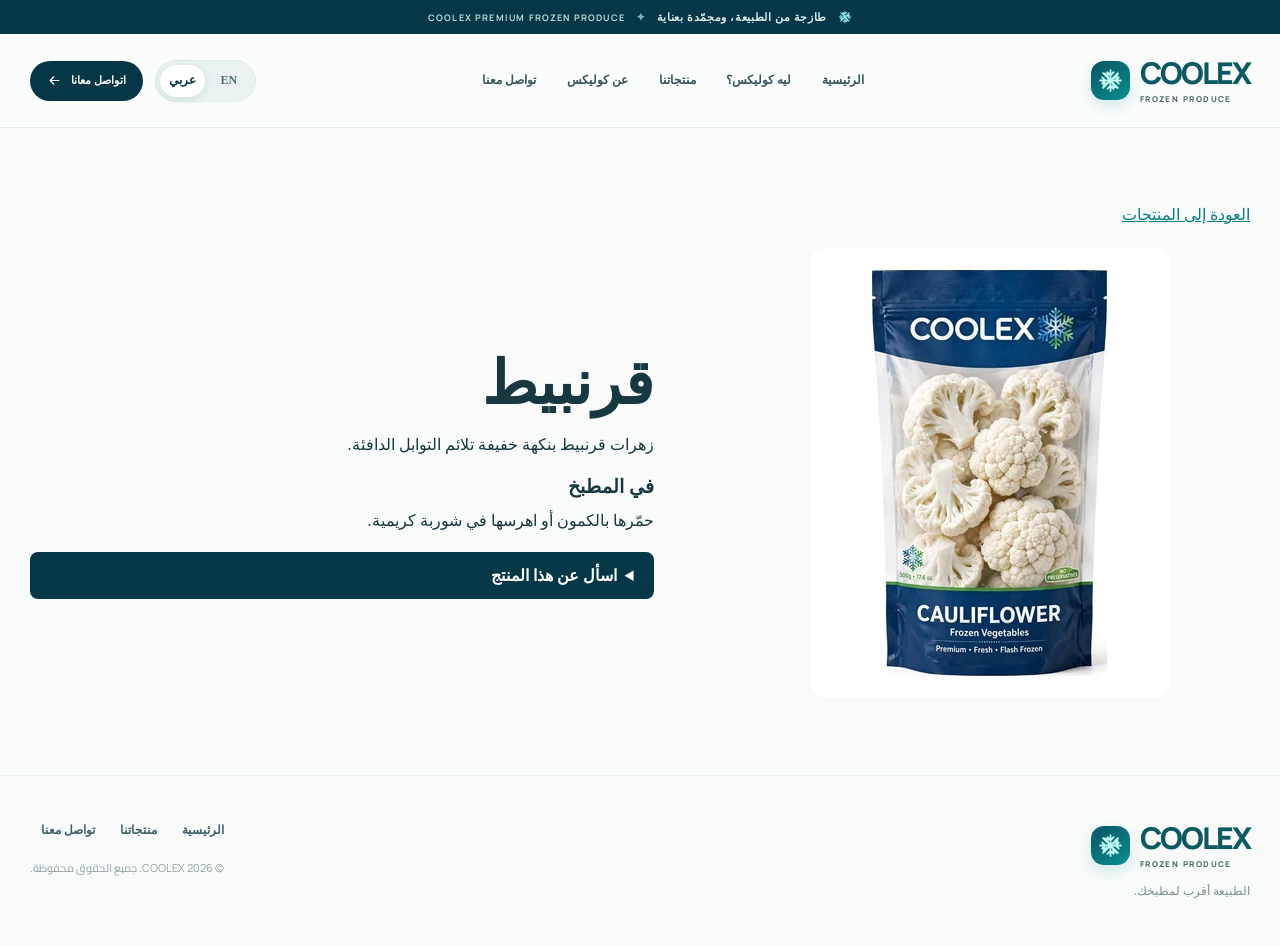
<file: products/cauliflower/index.html>
<!doctype html>
<html lang="ar" dir="rtl">
<head>
  <meta charset="utf-8">
  <meta name="viewport" content="width=device-width, initial-scale=1">
  <meta name="theme-color" content="#063747">
  <meta name="description" content="زهرات قرنبيط بنكهة خفيفة تلائم التوابل الدافئة.">
  <meta property="og:type" content="website">
  <meta property="og:title" content="قرنبيط | COOLEX">
  <meta property="og:description" content="زهرات قرنبيط بنكهة خفيفة تلائم التوابل الدافئة.">
  <meta property="og:image" content="https://hornetgeek.github.io/coolex/assets/products/cauliflower.webp">
  <meta property="og:url" content="https://hornetgeek.github.io/coolex/products/cauliflower/">
  <link rel="icon" type="image/svg+xml" href="../../assets/favicon.svg">
  <link rel="preconnect" href="https://fonts.googleapis.com">
  <link rel="preconnect" href="https://fonts.gstatic.com" crossorigin>
  <link href="https://fonts.googleapis.com/css2?family=Cairo:wght@400;500;600;700;800;900&family=Manrope:wght@400;500;600;700;800&display=swap" rel="stylesheet">
  <link rel="stylesheet" href="../../styles.css">
  <title>قرنبيط | COOLEX</title>
</head>
<body>
  <svg aria-hidden="true" width="0" height="0" class="svg-sprite" xmlns="http://www.w3.org/2000/svg">
    <symbol id="i-snow" viewBox="0 0 24 24"><path d="M12 2v20M4.93 4.93l14.14 14.14M2 12h20M4.93 19.07 19.07 4.93M9 4l3 3 3-3M9 20l3-3 3 3M4 9l3 3-3 3M20 9l-3 3 3 3M5 5l4 1 1 4M19 19l-4-1-1-4M19 5l-1 4-4 1M5 19l1-4 4-1"/></symbol>
    <symbol id="i-arrow" viewBox="0 0 24 24"><path d="M5 12h14M13 6l6 6-6 6"/></symbol>
    <symbol id="i-check" viewBox="0 0 24 24"><path d="M5 12.5l4.3 4.3L19 7"/></symbol>
    <symbol id="i-leaf" viewBox="0 0 24 24"><path d="M20 4c-9 0-15 3.1-15 10a6 6 0 0 0 6 6c7 0 10-6 9-16ZM4 21c2.6-5.2 6.3-8.5 12-11"/></symbol>
    <symbol id="i-clock" viewBox="0 0 24 24"><circle cx="12" cy="12" r="9"/><path d="M12 7v5l3.5 2"/></symbol>
    <symbol id="i-package" viewBox="0 0 24 24"><path d="m3 7 9-4 9 4v10l-9 4-9-4V7ZM3 7l9 4 9-4M12 11v10M7.5 5 16.5 9"/></symbol>
    <symbol id="i-mail" viewBox="0 0 24 24"><rect x="2" y="5" width="20" height="14" rx="2"/><path d="m3 7 9 7 9-7"/></symbol>
    <symbol id="i-message" viewBox="0 0 24 24"><path d="M21 11.5a8.5 8.5 0 0 1-8.5 8.5 9 9 0 0 1-3.5-.7L3 21l1.8-5.6A8.5 8.5 0 1 1 21 11.5Z"/><path d="M8 11.5h9M8 15h5"/></symbol>
    <symbol id="i-menu" viewBox="0 0 24 24"><path d="M4 7h16M4 12h16M4 17h16"/></symbol>
    <symbol id="i-x" viewBox="0 0 24 24"><path d="M5 5l14 14M19 5 5 19"/></symbol>
    <symbol id="i-sparkles" viewBox="0 0 24 24"><path d="m12 2 1.9 6.1L20 10l-6.1 1.9L12 18l-1.9-6.1L4 10l6.1-1.9L12 2ZM19.5 16l.8 2.2 2.2.8-2.2.8-.8 2.2-.8-2.2-2.2-.8 2.2-.8.8-2.2Z"/></symbol>
  </svg>

  <a class="skip-link" href="#main" data-i18n="skip">تخطَّ إلى المحتوى</a>

  <div class="announcement-bar">
    <div class="container announcement-inner">
      <svg class="icon snow-announce"><use href="#i-snow"></use></svg>
      <span data-i18n="announcement">طازجة من الطبيعة، ومجمّدة بعناية</span>
      <span class="announcement-dot">✦</span>
      <span class="announcement-alt" data-i18n="announcement2">COOLEX PREMIUM FROZEN PRODUCE</span>
    </div>
  </div>

  <header class="site-header" id="site-header">
    <div class="container header-inner">
      <a class="brand" href="../../#home" aria-label="COOLEX Home">
        <span class="brand-mark"><svg class="icon"><use href="#i-snow"></use></svg></span>
        <span class="brand-type"><span class="brand-name">COOLEX</span><span class="brand-caption">FROZEN PRODUCE</span></span>
      </a>
      <nav class="site-nav" id="site-nav" aria-label="Main navigation">
        <a href="../../#home" data-i18n="navHome">الرئيسية</a>
        <a href="../../#quality" data-i18n="navWhy">ليه كوليكس؟</a>
        <a href="../../#products" data-i18n="navProducts">منتجاتنا</a>
        <a href="../../#story" data-i18n="navAbout">عن كوليكس</a>
        <a href="../../#contact" data-i18n="navContact">تواصل معنا</a>
      </nav>
      <div class="header-actions">
        <div class="language-switch" aria-label="Language selector">
          <button class="lang-btn is-active" type="button" data-lang="ar" aria-pressed="true">عربي</button>
          <button class="lang-btn" type="button" data-lang="en" aria-pressed="false">EN</button>
        </div>
        <a class="header-contact" href="../../#contact"><span data-i18n="talkToUs">اتواصل معانا</span><svg class="icon arrow-icon"><use href="#i-arrow"></use></svg></a>
        <button class="menu-toggle" id="menu-toggle" type="button" aria-controls="site-nav" aria-expanded="false" aria-label="Open menu"><svg class="icon"><use href="#i-menu"></use></svg></button>
      </div>
    </div>
  </header>

  <main id="main" class="container detail">
    <a href="../../#products" data-i18n="backRange">العودة إلى المنتجات</a>
    <div class="detail-grid">
      <img src="../../assets/products/cauliflower.webp" width="360" height="450" alt="">
      <article>
        <h1 data-i18n="cauliflower">قرنبيط</h1>
        <p data-i18n="description" data-en="Mild cauliflower florets pair well with warm spices.">زهرات قرنبيط بنكهة خفيفة تلائم التوابل الدافئة.</p>
        <h2 data-i18n="serving">في المطبخ</h2>
        <p data-i18n="uses" data-en="Roast with cumin or blend into a creamy soup.">حمّرها بالكمون أو اهرسها في شوربة كريمية.</p>
        <details><summary data-i18n="inquiry">اسأل عن هذا المنتج</summary>
          <div class="wa-options"><a class="wa-link" data-whatsapp="201029898555" href="https://wa.me/201029898555?text=%D9%85%D8%B1%D8%AD%D8%A8%D9%8B%D8%A7%D8%8C%20%D8%A3%D9%88%D8%AF%20%D8%A7%D9%84%D8%A7%D8%B3%D8%AA%D9%81%D8%B3%D8%A7%D8%B1%20%D8%B9%D9%86%20%D9%85%D9%86%D8%AA%D8%AC%20%D9%83%D9%88%D9%84%D9%8A%D9%83%D8%B3%3A%20%D9%82%D8%B1%D9%86%D8%A8%D9%8A%D8%B7"><span data-i18n="whatsapp">واتساب</span> <bdi dir="ltr">+20 102 989 8555</bdi></a>
<a class="wa-link" data-whatsapp="201050037394" href="https://wa.me/201050037394?text=%D9%85%D8%B1%D8%AD%D8%A8%D9%8B%D8%A7%D8%8C%20%D8%A3%D9%88%D8%AF%20%D8%A7%D9%84%D8%A7%D8%B3%D8%AA%D9%81%D8%B3%D8%A7%D8%B1%20%D8%B9%D9%86%20%D9%85%D9%86%D8%AA%D8%AC%20%D9%83%D9%88%D9%84%D9%8A%D9%83%D8%B3%3A%20%D9%82%D8%B1%D9%86%D8%A8%D9%8A%D8%B7"><span data-i18n="whatsapp">واتساب</span> <bdi dir="ltr">+20 105 003 7394</bdi></a></div>
        </details>
      </article>
    </div>
  </main>
  <footer class="site-footer"><div class="container footer-inner"><div class="footer-brand"><a class="brand" href="../../#home" aria-label="COOLEX Home"><span class="brand-mark"><svg class="icon"><use href="#i-snow"></use></svg></span><span class="brand-type"><span class="brand-name">COOLEX</span><span class="brand-caption">FROZEN PRODUCE</span></span></a><p data-i18n="footerTag">الطبيعة أقرب لمطبخك.</p></div><div class="footer-right"><nav class="footer-nav" aria-label="Footer navigation"><a href="../../#home" data-i18n="navHome">الرئيسية</a><a href="../../#products" data-i18n="navProducts">منتجاتنا</a><a href="../../#contact" data-i18n="navContact">تواصل معنا</a></nav><p>© <span id="year">2026</span> COOLEX. <span data-i18n="rights">جميع الحقوق محفوظة.</span></p></div></div></footer>
  <script src="../../script.js" defer></script>
</body>
</html>
</file>
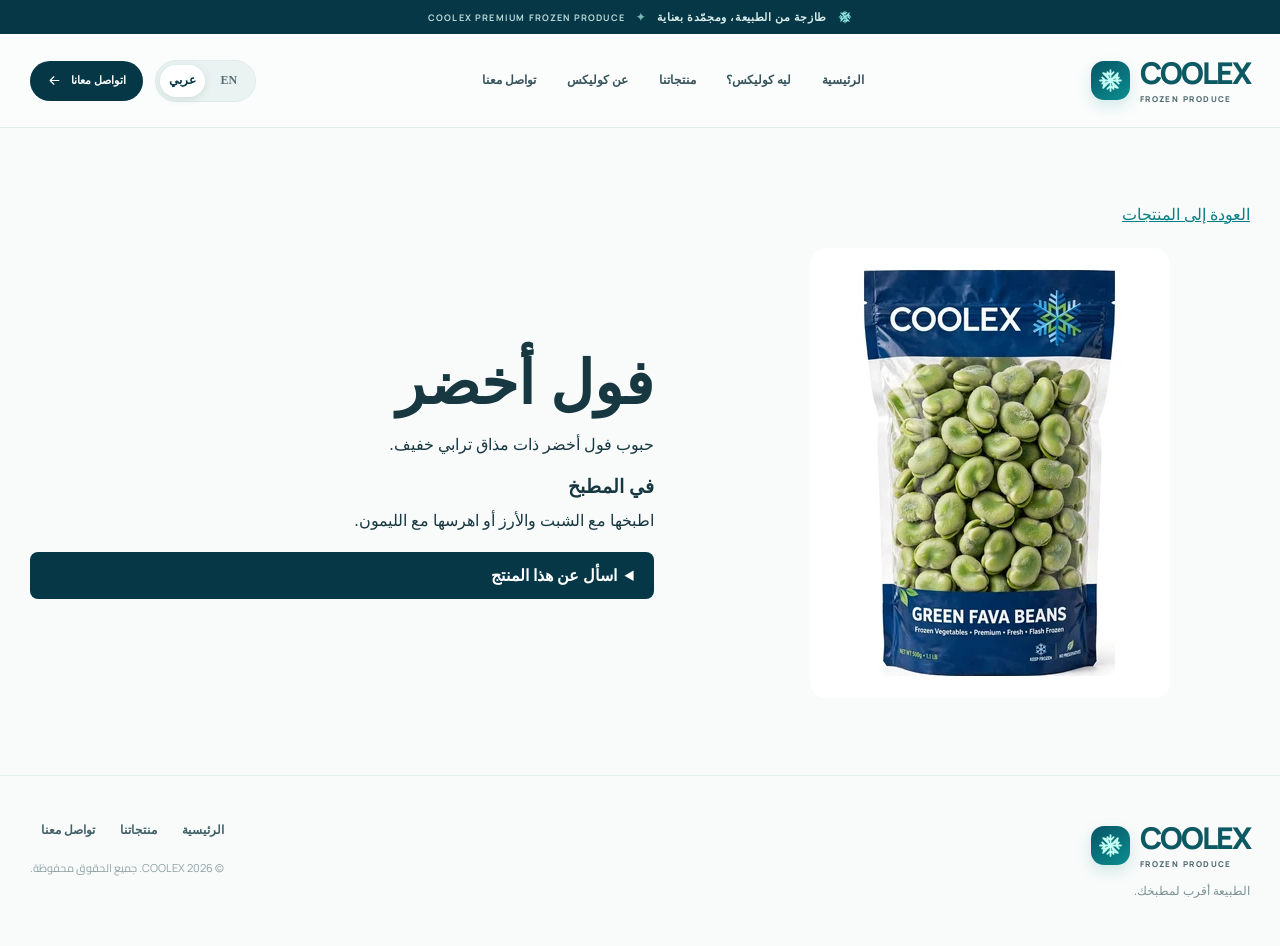
<file: products/fava/index.html>
<!doctype html>
<html lang="ar" dir="rtl">
<head>
  <meta charset="utf-8">
  <meta name="viewport" content="width=device-width, initial-scale=1">
  <meta name="theme-color" content="#063747">
  <meta name="description" content="حبوب فول أخضر ذات مذاق ترابي خفيف.">
  <meta property="og:type" content="website">
  <meta property="og:title" content="فول أخضر | COOLEX">
  <meta property="og:description" content="حبوب فول أخضر ذات مذاق ترابي خفيف.">
  <meta property="og:image" content="https://hornetgeek.github.io/coolex/assets/products/fava.webp">
  <meta property="og:url" content="https://hornetgeek.github.io/coolex/products/fava/">
  <link rel="icon" type="image/svg+xml" href="../../assets/favicon.svg">
  <link rel="preconnect" href="https://fonts.googleapis.com">
  <link rel="preconnect" href="https://fonts.gstatic.com" crossorigin>
  <link href="https://fonts.googleapis.com/css2?family=Cairo:wght@400;500;600;700;800;900&family=Manrope:wght@400;500;600;700;800&display=swap" rel="stylesheet">
  <link rel="stylesheet" href="../../styles.css">
  <title>فول أخضر | COOLEX</title>
</head>
<body>
  <svg aria-hidden="true" width="0" height="0" class="svg-sprite" xmlns="http://www.w3.org/2000/svg">
    <symbol id="i-snow" viewBox="0 0 24 24"><path d="M12 2v20M4.93 4.93l14.14 14.14M2 12h20M4.93 19.07 19.07 4.93M9 4l3 3 3-3M9 20l3-3 3 3M4 9l3 3-3 3M20 9l-3 3 3 3M5 5l4 1 1 4M19 19l-4-1-1-4M19 5l-1 4-4 1M5 19l1-4 4-1"/></symbol>
    <symbol id="i-arrow" viewBox="0 0 24 24"><path d="M5 12h14M13 6l6 6-6 6"/></symbol>
    <symbol id="i-check" viewBox="0 0 24 24"><path d="M5 12.5l4.3 4.3L19 7"/></symbol>
    <symbol id="i-leaf" viewBox="0 0 24 24"><path d="M20 4c-9 0-15 3.1-15 10a6 6 0 0 0 6 6c7 0 10-6 9-16ZM4 21c2.6-5.2 6.3-8.5 12-11"/></symbol>
    <symbol id="i-clock" viewBox="0 0 24 24"><circle cx="12" cy="12" r="9"/><path d="M12 7v5l3.5 2"/></symbol>
    <symbol id="i-package" viewBox="0 0 24 24"><path d="m3 7 9-4 9 4v10l-9 4-9-4V7ZM3 7l9 4 9-4M12 11v10M7.5 5 16.5 9"/></symbol>
    <symbol id="i-mail" viewBox="0 0 24 24"><rect x="2" y="5" width="20" height="14" rx="2"/><path d="m3 7 9 7 9-7"/></symbol>
    <symbol id="i-message" viewBox="0 0 24 24"><path d="M21 11.5a8.5 8.5 0 0 1-8.5 8.5 9 9 0 0 1-3.5-.7L3 21l1.8-5.6A8.5 8.5 0 1 1 21 11.5Z"/><path d="M8 11.5h9M8 15h5"/></symbol>
    <symbol id="i-menu" viewBox="0 0 24 24"><path d="M4 7h16M4 12h16M4 17h16"/></symbol>
    <symbol id="i-x" viewBox="0 0 24 24"><path d="M5 5l14 14M19 5 5 19"/></symbol>
    <symbol id="i-sparkles" viewBox="0 0 24 24"><path d="m12 2 1.9 6.1L20 10l-6.1 1.9L12 18l-1.9-6.1L4 10l6.1-1.9L12 2ZM19.5 16l.8 2.2 2.2.8-2.2.8-.8 2.2-.8-2.2-2.2-.8 2.2-.8.8-2.2Z"/></symbol>
  </svg>

  <a class="skip-link" href="#main" data-i18n="skip">تخطَّ إلى المحتوى</a>

  <div class="announcement-bar">
    <div class="container announcement-inner">
      <svg class="icon snow-announce"><use href="#i-snow"></use></svg>
      <span data-i18n="announcement">طازجة من الطبيعة، ومجمّدة بعناية</span>
      <span class="announcement-dot">✦</span>
      <span class="announcement-alt" data-i18n="announcement2">COOLEX PREMIUM FROZEN PRODUCE</span>
    </div>
  </div>

  <header class="site-header" id="site-header">
    <div class="container header-inner">
      <a class="brand" href="../../#home" aria-label="COOLEX Home">
        <span class="brand-mark"><svg class="icon"><use href="#i-snow"></use></svg></span>
        <span class="brand-type"><span class="brand-name">COOLEX</span><span class="brand-caption">FROZEN PRODUCE</span></span>
      </a>
      <nav class="site-nav" id="site-nav" aria-label="Main navigation">
        <a href="../../#home" data-i18n="navHome">الرئيسية</a>
        <a href="../../#quality" data-i18n="navWhy">ليه كوليكس؟</a>
        <a href="../../#products" data-i18n="navProducts">منتجاتنا</a>
        <a href="../../#story" data-i18n="navAbout">عن كوليكس</a>
        <a href="../../#contact" data-i18n="navContact">تواصل معنا</a>
      </nav>
      <div class="header-actions">
        <div class="language-switch" aria-label="Language selector">
          <button class="lang-btn is-active" type="button" data-lang="ar" aria-pressed="true">عربي</button>
          <button class="lang-btn" type="button" data-lang="en" aria-pressed="false">EN</button>
        </div>
        <a class="header-contact" href="../../#contact"><span data-i18n="talkToUs">اتواصل معانا</span><svg class="icon arrow-icon"><use href="#i-arrow"></use></svg></a>
        <button class="menu-toggle" id="menu-toggle" type="button" aria-controls="site-nav" aria-expanded="false" aria-label="Open menu"><svg class="icon"><use href="#i-menu"></use></svg></button>
      </div>
    </div>
  </header>

  <main id="main" class="container detail">
    <a href="../../#products" data-i18n="backRange">العودة إلى المنتجات</a>
    <div class="detail-grid">
      <img src="../../assets/products/fava.webp" width="360" height="450" alt="">
      <article>
        <h1 data-i18n="fava">فول أخضر</h1>
        <p data-i18n="description" data-en="Green fava beans have a mellow, earthy flavor.">حبوب فول أخضر ذات مذاق ترابي خفيف.</p>
        <h2 data-i18n="serving">في المطبخ</h2>
        <p data-i18n="uses" data-en="Cook with dill and rice or mash with lemon.">اطبخها مع الشبت والأرز أو اهرسها مع الليمون.</p>
        <details><summary data-i18n="inquiry">اسأل عن هذا المنتج</summary>
          <div class="wa-options"><a class="wa-link" data-whatsapp="201029898555" href="https://wa.me/201029898555?text=%D9%85%D8%B1%D8%AD%D8%A8%D9%8B%D8%A7%D8%8C%20%D8%A3%D9%88%D8%AF%20%D8%A7%D9%84%D8%A7%D8%B3%D8%AA%D9%81%D8%B3%D8%A7%D8%B1%20%D8%B9%D9%86%20%D9%85%D9%86%D8%AA%D8%AC%20%D9%83%D9%88%D9%84%D9%8A%D9%83%D8%B3%3A%20%D9%81%D9%88%D9%84%20%D8%A3%D8%AE%D8%B6%D8%B1"><span data-i18n="whatsapp">واتساب</span> <bdi dir="ltr">+20 102 989 8555</bdi></a>
<a class="wa-link" data-whatsapp="201050037394" href="https://wa.me/201050037394?text=%D9%85%D8%B1%D8%AD%D8%A8%D9%8B%D8%A7%D8%8C%20%D8%A3%D9%88%D8%AF%20%D8%A7%D9%84%D8%A7%D8%B3%D8%AA%D9%81%D8%B3%D8%A7%D8%B1%20%D8%B9%D9%86%20%D9%85%D9%86%D8%AA%D8%AC%20%D9%83%D9%88%D9%84%D9%8A%D9%83%D8%B3%3A%20%D9%81%D9%88%D9%84%20%D8%A3%D8%AE%D8%B6%D8%B1"><span data-i18n="whatsapp">واتساب</span> <bdi dir="ltr">+20 105 003 7394</bdi></a></div>
        </details>
      </article>
    </div>
  </main>
  <footer class="site-footer"><div class="container footer-inner"><div class="footer-brand"><a class="brand" href="../../#home" aria-label="COOLEX Home"><span class="brand-mark"><svg class="icon"><use href="#i-snow"></use></svg></span><span class="brand-type"><span class="brand-name">COOLEX</span><span class="brand-caption">FROZEN PRODUCE</span></span></a><p data-i18n="footerTag">الطبيعة أقرب لمطبخك.</p></div><div class="footer-right"><nav class="footer-nav" aria-label="Footer navigation"><a href="../../#home" data-i18n="navHome">الرئيسية</a><a href="../../#products" data-i18n="navProducts">منتجاتنا</a><a href="../../#contact" data-i18n="navContact">تواصل معنا</a></nav><p>© <span id="year">2026</span> COOLEX. <span data-i18n="rights">جميع الحقوق محفوظة.</span></p></div></div></footer>
  <script src="../../script.js" defer></script>
</body>
</html>
</file>
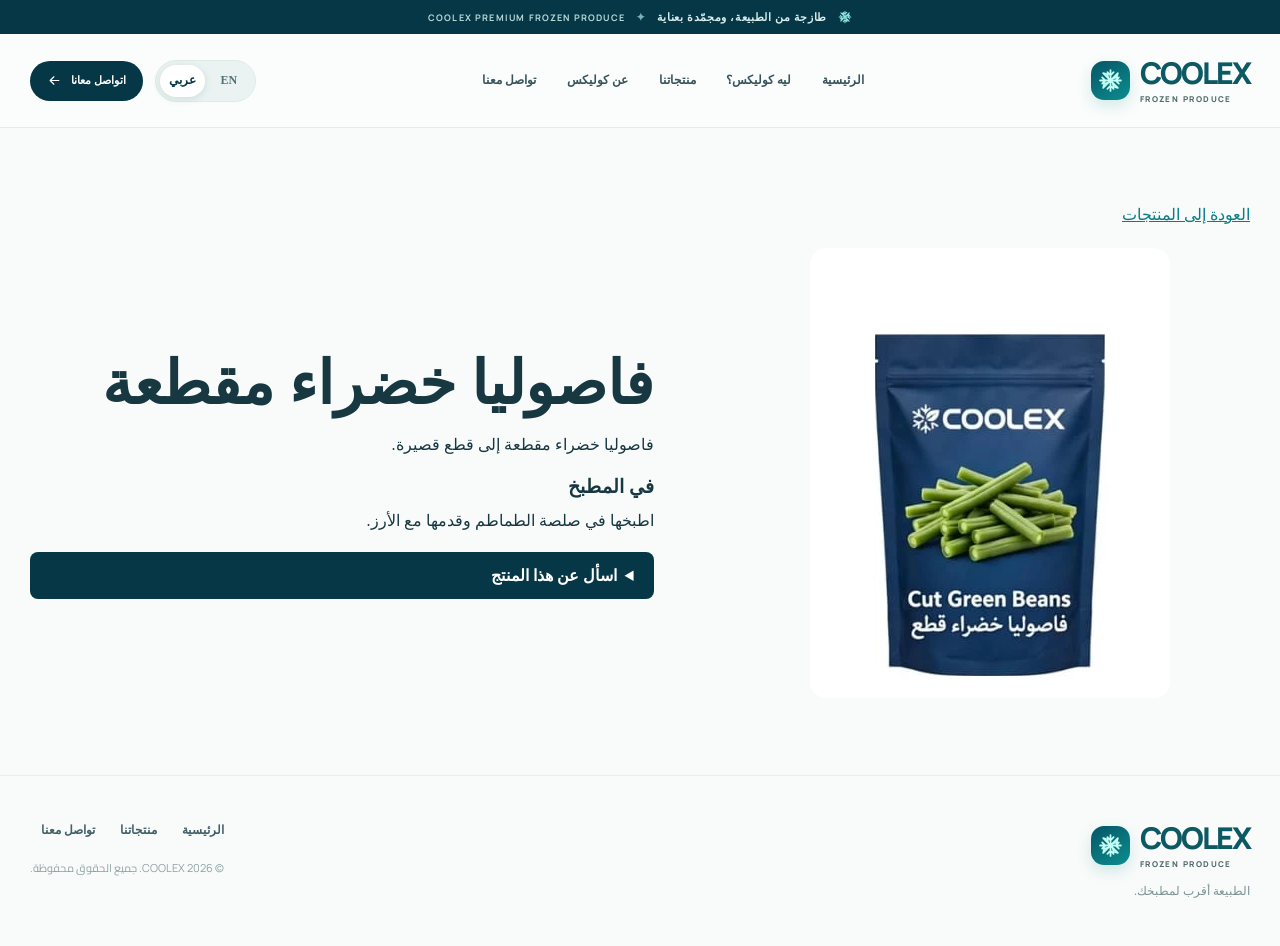
<file: products/green-beans/index.html>
<!doctype html>
<html lang="ar" dir="rtl">
<head>
  <meta charset="utf-8">
  <meta name="viewport" content="width=device-width, initial-scale=1">
  <meta name="theme-color" content="#063747">
  <meta name="description" content="فاصوليا خضراء مقطعة إلى قطع قصيرة.">
  <meta property="og:type" content="website">
  <meta property="og:title" content="فاصوليا خضراء مقطعة | COOLEX">
  <meta property="og:description" content="فاصوليا خضراء مقطعة إلى قطع قصيرة.">
  <meta property="og:image" content="https://hornetgeek.github.io/coolex/assets/products/green-beans.webp">
  <meta property="og:url" content="https://hornetgeek.github.io/coolex/products/green-beans/">
  <link rel="icon" type="image/svg+xml" href="../../assets/favicon.svg">
  <link rel="preconnect" href="https://fonts.googleapis.com">
  <link rel="preconnect" href="https://fonts.gstatic.com" crossorigin>
  <link href="https://fonts.googleapis.com/css2?family=Cairo:wght@400;500;600;700;800;900&family=Manrope:wght@400;500;600;700;800&display=swap" rel="stylesheet">
  <link rel="stylesheet" href="../../styles.css">
  <title>فاصوليا خضراء مقطعة | COOLEX</title>
</head>
<body>
  <svg aria-hidden="true" width="0" height="0" class="svg-sprite" xmlns="http://www.w3.org/2000/svg">
    <symbol id="i-snow" viewBox="0 0 24 24"><path d="M12 2v20M4.93 4.93l14.14 14.14M2 12h20M4.93 19.07 19.07 4.93M9 4l3 3 3-3M9 20l3-3 3 3M4 9l3 3-3 3M20 9l-3 3 3 3M5 5l4 1 1 4M19 19l-4-1-1-4M19 5l-1 4-4 1M5 19l1-4 4-1"/></symbol>
    <symbol id="i-arrow" viewBox="0 0 24 24"><path d="M5 12h14M13 6l6 6-6 6"/></symbol>
    <symbol id="i-check" viewBox="0 0 24 24"><path d="M5 12.5l4.3 4.3L19 7"/></symbol>
    <symbol id="i-leaf" viewBox="0 0 24 24"><path d="M20 4c-9 0-15 3.1-15 10a6 6 0 0 0 6 6c7 0 10-6 9-16ZM4 21c2.6-5.2 6.3-8.5 12-11"/></symbol>
    <symbol id="i-clock" viewBox="0 0 24 24"><circle cx="12" cy="12" r="9"/><path d="M12 7v5l3.5 2"/></symbol>
    <symbol id="i-package" viewBox="0 0 24 24"><path d="m3 7 9-4 9 4v10l-9 4-9-4V7ZM3 7l9 4 9-4M12 11v10M7.5 5 16.5 9"/></symbol>
    <symbol id="i-mail" viewBox="0 0 24 24"><rect x="2" y="5" width="20" height="14" rx="2"/><path d="m3 7 9 7 9-7"/></symbol>
    <symbol id="i-message" viewBox="0 0 24 24"><path d="M21 11.5a8.5 8.5 0 0 1-8.5 8.5 9 9 0 0 1-3.5-.7L3 21l1.8-5.6A8.5 8.5 0 1 1 21 11.5Z"/><path d="M8 11.5h9M8 15h5"/></symbol>
    <symbol id="i-menu" viewBox="0 0 24 24"><path d="M4 7h16M4 12h16M4 17h16"/></symbol>
    <symbol id="i-x" viewBox="0 0 24 24"><path d="M5 5l14 14M19 5 5 19"/></symbol>
    <symbol id="i-sparkles" viewBox="0 0 24 24"><path d="m12 2 1.9 6.1L20 10l-6.1 1.9L12 18l-1.9-6.1L4 10l6.1-1.9L12 2ZM19.5 16l.8 2.2 2.2.8-2.2.8-.8 2.2-.8-2.2-2.2-.8 2.2-.8.8-2.2Z"/></symbol>
  </svg>

  <a class="skip-link" href="#main" data-i18n="skip">تخطَّ إلى المحتوى</a>

  <div class="announcement-bar">
    <div class="container announcement-inner">
      <svg class="icon snow-announce"><use href="#i-snow"></use></svg>
      <span data-i18n="announcement">طازجة من الطبيعة، ومجمّدة بعناية</span>
      <span class="announcement-dot">✦</span>
      <span class="announcement-alt" data-i18n="announcement2">COOLEX PREMIUM FROZEN PRODUCE</span>
    </div>
  </div>

  <header class="site-header" id="site-header">
    <div class="container header-inner">
      <a class="brand" href="../../#home" aria-label="COOLEX Home">
        <span class="brand-mark"><svg class="icon"><use href="#i-snow"></use></svg></span>
        <span class="brand-type"><span class="brand-name">COOLEX</span><span class="brand-caption">FROZEN PRODUCE</span></span>
      </a>
      <nav class="site-nav" id="site-nav" aria-label="Main navigation">
        <a href="../../#home" data-i18n="navHome">الرئيسية</a>
        <a href="../../#quality" data-i18n="navWhy">ليه كوليكس؟</a>
        <a href="../../#products" data-i18n="navProducts">منتجاتنا</a>
        <a href="../../#story" data-i18n="navAbout">عن كوليكس</a>
        <a href="../../#contact" data-i18n="navContact">تواصل معنا</a>
      </nav>
      <div class="header-actions">
        <div class="language-switch" aria-label="Language selector">
          <button class="lang-btn is-active" type="button" data-lang="ar" aria-pressed="true">عربي</button>
          <button class="lang-btn" type="button" data-lang="en" aria-pressed="false">EN</button>
        </div>
        <a class="header-contact" href="../../#contact"><span data-i18n="talkToUs">اتواصل معانا</span><svg class="icon arrow-icon"><use href="#i-arrow"></use></svg></a>
        <button class="menu-toggle" id="menu-toggle" type="button" aria-controls="site-nav" aria-expanded="false" aria-label="Open menu"><svg class="icon"><use href="#i-menu"></use></svg></button>
      </div>
    </div>
  </header>

  <main id="main" class="container detail">
    <a href="../../#products" data-i18n="backRange">العودة إلى المنتجات</a>
    <div class="detail-grid">
      <img src="../../assets/products/green-beans.webp" width="360" height="450" alt="">
      <article>
        <h1 data-i18n="green-beans">فاصوليا خضراء مقطعة</h1>
        <p data-i18n="description" data-en="Green beans cut into short pieces.">فاصوليا خضراء مقطعة إلى قطع قصيرة.</p>
        <h2 data-i18n="serving">في المطبخ</h2>
        <p data-i18n="uses" data-en="Simmer in tomato sauce and serve over rice.">اطبخها في صلصة الطماطم وقدمها مع الأرز.</p>
        <details><summary data-i18n="inquiry">اسأل عن هذا المنتج</summary>
          <div class="wa-options"><a class="wa-link" data-whatsapp="201029898555" href="https://wa.me/201029898555?text=%D9%85%D8%B1%D8%AD%D8%A8%D9%8B%D8%A7%D8%8C%20%D8%A3%D9%88%D8%AF%20%D8%A7%D9%84%D8%A7%D8%B3%D8%AA%D9%81%D8%B3%D8%A7%D8%B1%20%D8%B9%D9%86%20%D9%85%D9%86%D8%AA%D8%AC%20%D9%83%D9%88%D9%84%D9%8A%D9%83%D8%B3%3A%20%D9%81%D8%A7%D8%B5%D9%88%D9%84%D9%8A%D8%A7%20%D8%AE%D8%B6%D8%B1%D8%A7%D8%A1%20%D9%85%D9%82%D8%B7%D8%B9%D8%A9"><span data-i18n="whatsapp">واتساب</span> <bdi dir="ltr">+20 102 989 8555</bdi></a>
<a class="wa-link" data-whatsapp="201050037394" href="https://wa.me/201050037394?text=%D9%85%D8%B1%D8%AD%D8%A8%D9%8B%D8%A7%D8%8C%20%D8%A3%D9%88%D8%AF%20%D8%A7%D9%84%D8%A7%D8%B3%D8%AA%D9%81%D8%B3%D8%A7%D8%B1%20%D8%B9%D9%86%20%D9%85%D9%86%D8%AA%D8%AC%20%D9%83%D9%88%D9%84%D9%8A%D9%83%D8%B3%3A%20%D9%81%D8%A7%D8%B5%D9%88%D9%84%D9%8A%D8%A7%20%D8%AE%D8%B6%D8%B1%D8%A7%D8%A1%20%D9%85%D9%82%D8%B7%D8%B9%D8%A9"><span data-i18n="whatsapp">واتساب</span> <bdi dir="ltr">+20 105 003 7394</bdi></a></div>
        </details>
      </article>
    </div>
  </main>
  <footer class="site-footer"><div class="container footer-inner"><div class="footer-brand"><a class="brand" href="../../#home" aria-label="COOLEX Home"><span class="brand-mark"><svg class="icon"><use href="#i-snow"></use></svg></span><span class="brand-type"><span class="brand-name">COOLEX</span><span class="brand-caption">FROZEN PRODUCE</span></span></a><p data-i18n="footerTag">الطبيعة أقرب لمطبخك.</p></div><div class="footer-right"><nav class="footer-nav" aria-label="Footer navigation"><a href="../../#home" data-i18n="navHome">الرئيسية</a><a href="../../#products" data-i18n="navProducts">منتجاتنا</a><a href="../../#contact" data-i18n="navContact">تواصل معنا</a></nav><p>© <span id="year">2026</span> COOLEX. <span data-i18n="rights">جميع الحقوق محفوظة.</span></p></div></div></footer>
  <script src="../../script.js" defer></script>
</body>
</html>
</file>
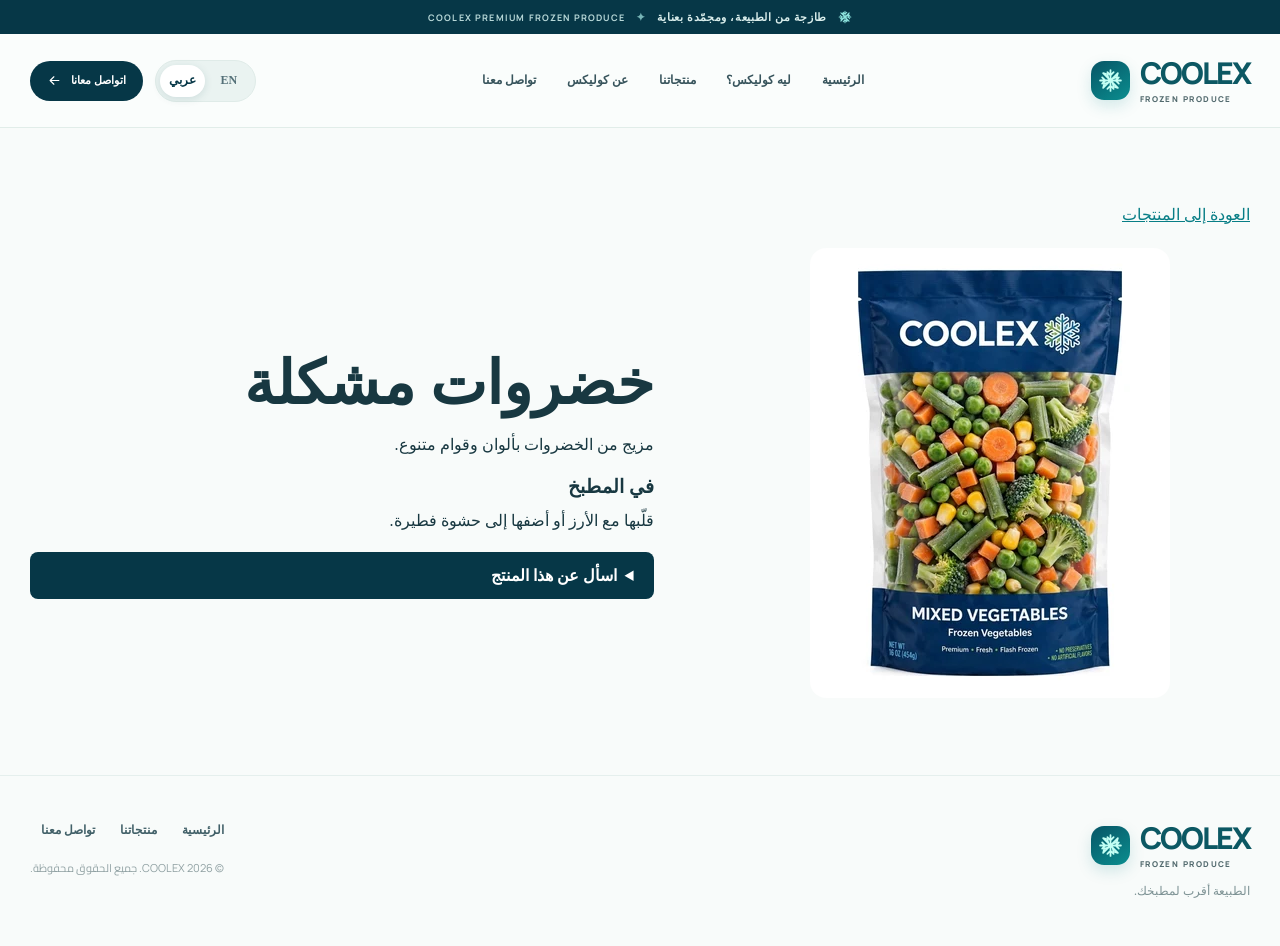
<file: products/mixed/index.html>
<!doctype html>
<html lang="ar" dir="rtl">
<head>
  <meta charset="utf-8">
  <meta name="viewport" content="width=device-width, initial-scale=1">
  <meta name="theme-color" content="#063747">
  <meta name="description" content="مزيج من الخضروات بألوان وقوام متنوع.">
  <meta property="og:type" content="website">
  <meta property="og:title" content="خضروات مشكلة | COOLEX">
  <meta property="og:description" content="مزيج من الخضروات بألوان وقوام متنوع.">
  <meta property="og:image" content="https://hornetgeek.github.io/coolex/assets/products/mixed.webp">
  <meta property="og:url" content="https://hornetgeek.github.io/coolex/products/mixed/">
  <link rel="icon" type="image/svg+xml" href="../../assets/favicon.svg">
  <link rel="preconnect" href="https://fonts.googleapis.com">
  <link rel="preconnect" href="https://fonts.gstatic.com" crossorigin>
  <link href="https://fonts.googleapis.com/css2?family=Cairo:wght@400;500;600;700;800;900&family=Manrope:wght@400;500;600;700;800&display=swap" rel="stylesheet">
  <link rel="stylesheet" href="../../styles.css">
  <title>خضروات مشكلة | COOLEX</title>
</head>
<body>
  <svg aria-hidden="true" width="0" height="0" class="svg-sprite" xmlns="http://www.w3.org/2000/svg">
    <symbol id="i-snow" viewBox="0 0 24 24"><path d="M12 2v20M4.93 4.93l14.14 14.14M2 12h20M4.93 19.07 19.07 4.93M9 4l3 3 3-3M9 20l3-3 3 3M4 9l3 3-3 3M20 9l-3 3 3 3M5 5l4 1 1 4M19 19l-4-1-1-4M19 5l-1 4-4 1M5 19l1-4 4-1"/></symbol>
    <symbol id="i-arrow" viewBox="0 0 24 24"><path d="M5 12h14M13 6l6 6-6 6"/></symbol>
    <symbol id="i-check" viewBox="0 0 24 24"><path d="M5 12.5l4.3 4.3L19 7"/></symbol>
    <symbol id="i-leaf" viewBox="0 0 24 24"><path d="M20 4c-9 0-15 3.1-15 10a6 6 0 0 0 6 6c7 0 10-6 9-16ZM4 21c2.6-5.2 6.3-8.5 12-11"/></symbol>
    <symbol id="i-clock" viewBox="0 0 24 24"><circle cx="12" cy="12" r="9"/><path d="M12 7v5l3.5 2"/></symbol>
    <symbol id="i-package" viewBox="0 0 24 24"><path d="m3 7 9-4 9 4v10l-9 4-9-4V7ZM3 7l9 4 9-4M12 11v10M7.5 5 16.5 9"/></symbol>
    <symbol id="i-mail" viewBox="0 0 24 24"><rect x="2" y="5" width="20" height="14" rx="2"/><path d="m3 7 9 7 9-7"/></symbol>
    <symbol id="i-message" viewBox="0 0 24 24"><path d="M21 11.5a8.5 8.5 0 0 1-8.5 8.5 9 9 0 0 1-3.5-.7L3 21l1.8-5.6A8.5 8.5 0 1 1 21 11.5Z"/><path d="M8 11.5h9M8 15h5"/></symbol>
    <symbol id="i-menu" viewBox="0 0 24 24"><path d="M4 7h16M4 12h16M4 17h16"/></symbol>
    <symbol id="i-x" viewBox="0 0 24 24"><path d="M5 5l14 14M19 5 5 19"/></symbol>
    <symbol id="i-sparkles" viewBox="0 0 24 24"><path d="m12 2 1.9 6.1L20 10l-6.1 1.9L12 18l-1.9-6.1L4 10l6.1-1.9L12 2ZM19.5 16l.8 2.2 2.2.8-2.2.8-.8 2.2-.8-2.2-2.2-.8 2.2-.8.8-2.2Z"/></symbol>
  </svg>

  <a class="skip-link" href="#main" data-i18n="skip">تخطَّ إلى المحتوى</a>

  <div class="announcement-bar">
    <div class="container announcement-inner">
      <svg class="icon snow-announce"><use href="#i-snow"></use></svg>
      <span data-i18n="announcement">طازجة من الطبيعة، ومجمّدة بعناية</span>
      <span class="announcement-dot">✦</span>
      <span class="announcement-alt" data-i18n="announcement2">COOLEX PREMIUM FROZEN PRODUCE</span>
    </div>
  </div>

  <header class="site-header" id="site-header">
    <div class="container header-inner">
      <a class="brand" href="../../#home" aria-label="COOLEX Home">
        <span class="brand-mark"><svg class="icon"><use href="#i-snow"></use></svg></span>
        <span class="brand-type"><span class="brand-name">COOLEX</span><span class="brand-caption">FROZEN PRODUCE</span></span>
      </a>
      <nav class="site-nav" id="site-nav" aria-label="Main navigation">
        <a href="../../#home" data-i18n="navHome">الرئيسية</a>
        <a href="../../#quality" data-i18n="navWhy">ليه كوليكس؟</a>
        <a href="../../#products" data-i18n="navProducts">منتجاتنا</a>
        <a href="../../#story" data-i18n="navAbout">عن كوليكس</a>
        <a href="../../#contact" data-i18n="navContact">تواصل معنا</a>
      </nav>
      <div class="header-actions">
        <div class="language-switch" aria-label="Language selector">
          <button class="lang-btn is-active" type="button" data-lang="ar" aria-pressed="true">عربي</button>
          <button class="lang-btn" type="button" data-lang="en" aria-pressed="false">EN</button>
        </div>
        <a class="header-contact" href="../../#contact"><span data-i18n="talkToUs">اتواصل معانا</span><svg class="icon arrow-icon"><use href="#i-arrow"></use></svg></a>
        <button class="menu-toggle" id="menu-toggle" type="button" aria-controls="site-nav" aria-expanded="false" aria-label="Open menu"><svg class="icon"><use href="#i-menu"></use></svg></button>
      </div>
    </div>
  </header>

  <main id="main" class="container detail">
    <a href="../../#products" data-i18n="backRange">العودة إلى المنتجات</a>
    <div class="detail-grid">
      <img src="../../assets/products/mixed.webp" width="360" height="450" alt="">
      <article>
        <h1 data-i18n="mixed">خضروات مشكلة</h1>
        <p data-i18n="description" data-en="A colorful mix of vegetables with contrasting textures.">مزيج من الخضروات بألوان وقوام متنوع.</p>
        <h2 data-i18n="serving">في المطبخ</h2>
        <p data-i18n="uses" data-en="Fold into fried rice or use in a savory pie filling.">قلّبها مع الأرز أو أضفها إلى حشوة فطيرة.</p>
        <details><summary data-i18n="inquiry">اسأل عن هذا المنتج</summary>
          <div class="wa-options"><a class="wa-link" data-whatsapp="201029898555" href="https://wa.me/201029898555?text=%D9%85%D8%B1%D8%AD%D8%A8%D9%8B%D8%A7%D8%8C%20%D8%A3%D9%88%D8%AF%20%D8%A7%D9%84%D8%A7%D8%B3%D8%AA%D9%81%D8%B3%D8%A7%D8%B1%20%D8%B9%D9%86%20%D9%85%D9%86%D8%AA%D8%AC%20%D9%83%D9%88%D9%84%D9%8A%D9%83%D8%B3%3A%20%D8%AE%D8%B6%D8%B1%D9%88%D8%A7%D8%AA%20%D9%85%D8%B4%D9%83%D9%84%D8%A9"><span data-i18n="whatsapp">واتساب</span> <bdi dir="ltr">+20 102 989 8555</bdi></a>
<a class="wa-link" data-whatsapp="201050037394" href="https://wa.me/201050037394?text=%D9%85%D8%B1%D8%AD%D8%A8%D9%8B%D8%A7%D8%8C%20%D8%A3%D9%88%D8%AF%20%D8%A7%D9%84%D8%A7%D8%B3%D8%AA%D9%81%D8%B3%D8%A7%D8%B1%20%D8%B9%D9%86%20%D9%85%D9%86%D8%AA%D8%AC%20%D9%83%D9%88%D9%84%D9%8A%D9%83%D8%B3%3A%20%D8%AE%D8%B6%D8%B1%D9%88%D8%A7%D8%AA%20%D9%85%D8%B4%D9%83%D9%84%D8%A9"><span data-i18n="whatsapp">واتساب</span> <bdi dir="ltr">+20 105 003 7394</bdi></a></div>
        </details>
      </article>
    </div>
  </main>
  <footer class="site-footer"><div class="container footer-inner"><div class="footer-brand"><a class="brand" href="../../#home" aria-label="COOLEX Home"><span class="brand-mark"><svg class="icon"><use href="#i-snow"></use></svg></span><span class="brand-type"><span class="brand-name">COOLEX</span><span class="brand-caption">FROZEN PRODUCE</span></span></a><p data-i18n="footerTag">الطبيعة أقرب لمطبخك.</p></div><div class="footer-right"><nav class="footer-nav" aria-label="Footer navigation"><a href="../../#home" data-i18n="navHome">الرئيسية</a><a href="../../#products" data-i18n="navProducts">منتجاتنا</a><a href="../../#contact" data-i18n="navContact">تواصل معنا</a></nav><p>© <span id="year">2026</span> COOLEX. <span data-i18n="rights">جميع الحقوق محفوظة.</span></p></div></div></footer>
  <script src="../../script.js" defer></script>
</body>
</html>
</file>
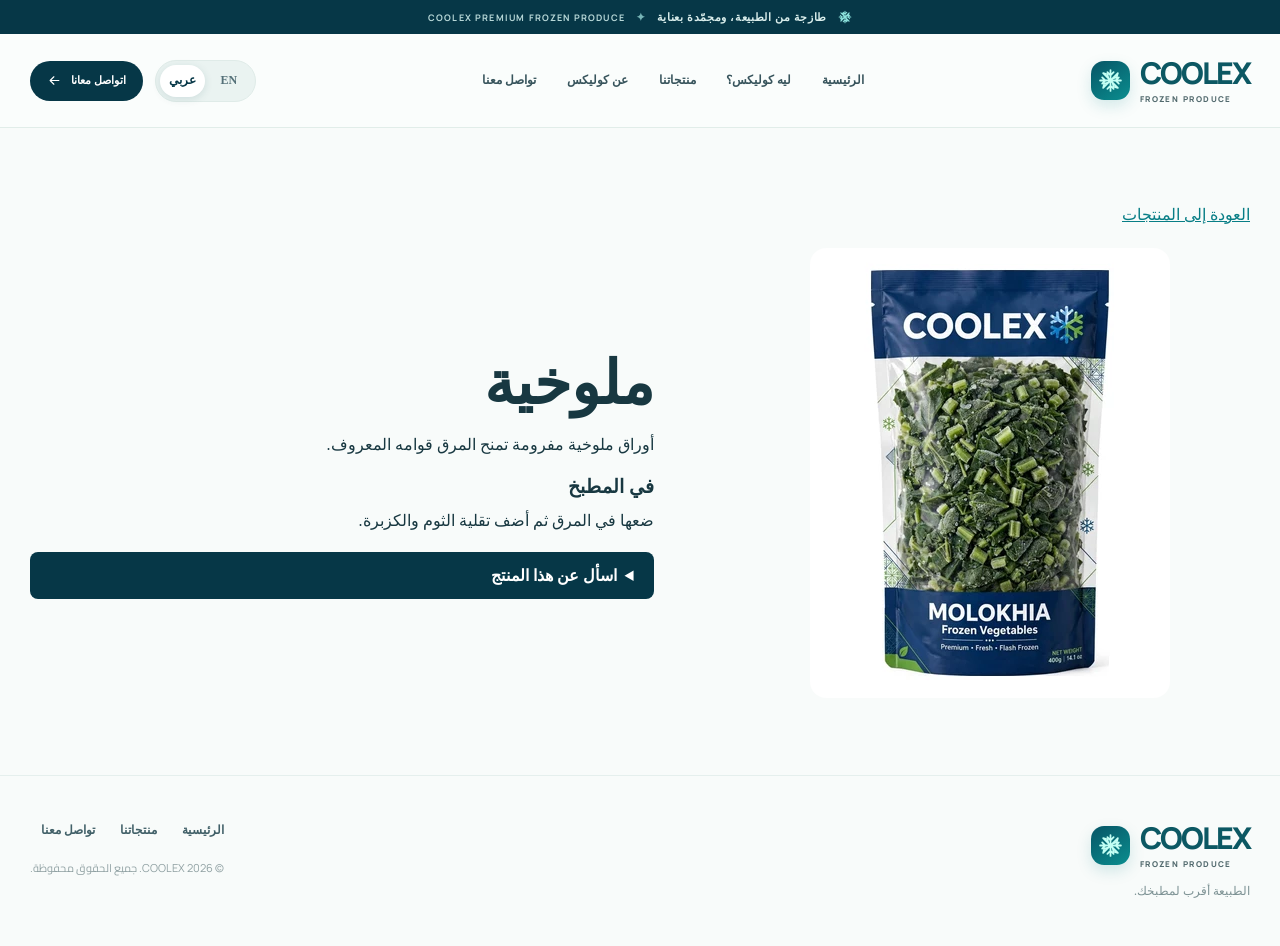
<file: products/molokhia/index.html>
<!doctype html>
<html lang="ar" dir="rtl">
<head>
  <meta charset="utf-8">
  <meta name="viewport" content="width=device-width, initial-scale=1">
  <meta name="theme-color" content="#063747">
  <meta name="description" content="أوراق ملوخية مفرومة تمنح المرق قوامه المعروف.">
  <meta property="og:type" content="website">
  <meta property="og:title" content="ملوخية | COOLEX">
  <meta property="og:description" content="أوراق ملوخية مفرومة تمنح المرق قوامه المعروف.">
  <meta property="og:image" content="https://hornetgeek.github.io/coolex/assets/products/molokhia.webp">
  <meta property="og:url" content="https://hornetgeek.github.io/coolex/products/molokhia/">
  <link rel="icon" type="image/svg+xml" href="../../assets/favicon.svg">
  <link rel="preconnect" href="https://fonts.googleapis.com">
  <link rel="preconnect" href="https://fonts.gstatic.com" crossorigin>
  <link href="https://fonts.googleapis.com/css2?family=Cairo:wght@400;500;600;700;800;900&family=Manrope:wght@400;500;600;700;800&display=swap" rel="stylesheet">
  <link rel="stylesheet" href="../../styles.css">
  <title>ملوخية | COOLEX</title>
</head>
<body>
  <svg aria-hidden="true" width="0" height="0" class="svg-sprite" xmlns="http://www.w3.org/2000/svg">
    <symbol id="i-snow" viewBox="0 0 24 24"><path d="M12 2v20M4.93 4.93l14.14 14.14M2 12h20M4.93 19.07 19.07 4.93M9 4l3 3 3-3M9 20l3-3 3 3M4 9l3 3-3 3M20 9l-3 3 3 3M5 5l4 1 1 4M19 19l-4-1-1-4M19 5l-1 4-4 1M5 19l1-4 4-1"/></symbol>
    <symbol id="i-arrow" viewBox="0 0 24 24"><path d="M5 12h14M13 6l6 6-6 6"/></symbol>
    <symbol id="i-check" viewBox="0 0 24 24"><path d="M5 12.5l4.3 4.3L19 7"/></symbol>
    <symbol id="i-leaf" viewBox="0 0 24 24"><path d="M20 4c-9 0-15 3.1-15 10a6 6 0 0 0 6 6c7 0 10-6 9-16ZM4 21c2.6-5.2 6.3-8.5 12-11"/></symbol>
    <symbol id="i-clock" viewBox="0 0 24 24"><circle cx="12" cy="12" r="9"/><path d="M12 7v5l3.5 2"/></symbol>
    <symbol id="i-package" viewBox="0 0 24 24"><path d="m3 7 9-4 9 4v10l-9 4-9-4V7ZM3 7l9 4 9-4M12 11v10M7.5 5 16.5 9"/></symbol>
    <symbol id="i-mail" viewBox="0 0 24 24"><rect x="2" y="5" width="20" height="14" rx="2"/><path d="m3 7 9 7 9-7"/></symbol>
    <symbol id="i-message" viewBox="0 0 24 24"><path d="M21 11.5a8.5 8.5 0 0 1-8.5 8.5 9 9 0 0 1-3.5-.7L3 21l1.8-5.6A8.5 8.5 0 1 1 21 11.5Z"/><path d="M8 11.5h9M8 15h5"/></symbol>
    <symbol id="i-menu" viewBox="0 0 24 24"><path d="M4 7h16M4 12h16M4 17h16"/></symbol>
    <symbol id="i-x" viewBox="0 0 24 24"><path d="M5 5l14 14M19 5 5 19"/></symbol>
    <symbol id="i-sparkles" viewBox="0 0 24 24"><path d="m12 2 1.9 6.1L20 10l-6.1 1.9L12 18l-1.9-6.1L4 10l6.1-1.9L12 2ZM19.5 16l.8 2.2 2.2.8-2.2.8-.8 2.2-.8-2.2-2.2-.8 2.2-.8.8-2.2Z"/></symbol>
  </svg>

  <a class="skip-link" href="#main" data-i18n="skip">تخطَّ إلى المحتوى</a>

  <div class="announcement-bar">
    <div class="container announcement-inner">
      <svg class="icon snow-announce"><use href="#i-snow"></use></svg>
      <span data-i18n="announcement">طازجة من الطبيعة، ومجمّدة بعناية</span>
      <span class="announcement-dot">✦</span>
      <span class="announcement-alt" data-i18n="announcement2">COOLEX PREMIUM FROZEN PRODUCE</span>
    </div>
  </div>

  <header class="site-header" id="site-header">
    <div class="container header-inner">
      <a class="brand" href="../../#home" aria-label="COOLEX Home">
        <span class="brand-mark"><svg class="icon"><use href="#i-snow"></use></svg></span>
        <span class="brand-type"><span class="brand-name">COOLEX</span><span class="brand-caption">FROZEN PRODUCE</span></span>
      </a>
      <nav class="site-nav" id="site-nav" aria-label="Main navigation">
        <a href="../../#home" data-i18n="navHome">الرئيسية</a>
        <a href="../../#quality" data-i18n="navWhy">ليه كوليكس؟</a>
        <a href="../../#products" data-i18n="navProducts">منتجاتنا</a>
        <a href="../../#story" data-i18n="navAbout">عن كوليكس</a>
        <a href="../../#contact" data-i18n="navContact">تواصل معنا</a>
      </nav>
      <div class="header-actions">
        <div class="language-switch" aria-label="Language selector">
          <button class="lang-btn is-active" type="button" data-lang="ar" aria-pressed="true">عربي</button>
          <button class="lang-btn" type="button" data-lang="en" aria-pressed="false">EN</button>
        </div>
        <a class="header-contact" href="../../#contact"><span data-i18n="talkToUs">اتواصل معانا</span><svg class="icon arrow-icon"><use href="#i-arrow"></use></svg></a>
        <button class="menu-toggle" id="menu-toggle" type="button" aria-controls="site-nav" aria-expanded="false" aria-label="Open menu"><svg class="icon"><use href="#i-menu"></use></svg></button>
      </div>
    </div>
  </header>

  <main id="main" class="container detail">
    <a href="../../#products" data-i18n="backRange">العودة إلى المنتجات</a>
    <div class="detail-grid">
      <img src="../../assets/products/molokhia.webp" width="360" height="450" alt="">
      <article>
        <h1 data-i18n="molokhia">ملوخية</h1>
        <p data-i18n="description" data-en="Chopped molokhia leaves give broth its characteristic silky texture.">أوراق ملوخية مفرومة تمنح المرق قوامه المعروف.</p>
        <h2 data-i18n="serving">في المطبخ</h2>
        <p data-i18n="uses" data-en="Stir into broth and finish with garlic and coriander.">ضعها في المرق ثم أضف تقلية الثوم والكزبرة.</p>
        <details><summary data-i18n="inquiry">اسأل عن هذا المنتج</summary>
          <div class="wa-options"><a class="wa-link" data-whatsapp="201029898555" href="https://wa.me/201029898555?text=%D9%85%D8%B1%D8%AD%D8%A8%D9%8B%D8%A7%D8%8C%20%D8%A3%D9%88%D8%AF%20%D8%A7%D9%84%D8%A7%D8%B3%D8%AA%D9%81%D8%B3%D8%A7%D8%B1%20%D8%B9%D9%86%20%D9%85%D9%86%D8%AA%D8%AC%20%D9%83%D9%88%D9%84%D9%8A%D9%83%D8%B3%3A%20%D9%85%D9%84%D9%88%D8%AE%D9%8A%D8%A9"><span data-i18n="whatsapp">واتساب</span> <bdi dir="ltr">+20 102 989 8555</bdi></a>
<a class="wa-link" data-whatsapp="201050037394" href="https://wa.me/201050037394?text=%D9%85%D8%B1%D8%AD%D8%A8%D9%8B%D8%A7%D8%8C%20%D8%A3%D9%88%D8%AF%20%D8%A7%D9%84%D8%A7%D8%B3%D8%AA%D9%81%D8%B3%D8%A7%D8%B1%20%D8%B9%D9%86%20%D9%85%D9%86%D8%AA%D8%AC%20%D9%83%D9%88%D9%84%D9%8A%D9%83%D8%B3%3A%20%D9%85%D9%84%D9%88%D8%AE%D9%8A%D8%A9"><span data-i18n="whatsapp">واتساب</span> <bdi dir="ltr">+20 105 003 7394</bdi></a></div>
        </details>
      </article>
    </div>
  </main>
  <footer class="site-footer"><div class="container footer-inner"><div class="footer-brand"><a class="brand" href="../../#home" aria-label="COOLEX Home"><span class="brand-mark"><svg class="icon"><use href="#i-snow"></use></svg></span><span class="brand-type"><span class="brand-name">COOLEX</span><span class="brand-caption">FROZEN PRODUCE</span></span></a><p data-i18n="footerTag">الطبيعة أقرب لمطبخك.</p></div><div class="footer-right"><nav class="footer-nav" aria-label="Footer navigation"><a href="../../#home" data-i18n="navHome">الرئيسية</a><a href="../../#products" data-i18n="navProducts">منتجاتنا</a><a href="../../#contact" data-i18n="navContact">تواصل معنا</a></nav><p>© <span id="year">2026</span> COOLEX. <span data-i18n="rights">جميع الحقوق محفوظة.</span></p></div></div></footer>
  <script src="../../script.js" defer></script>
</body>
</html>
</file>
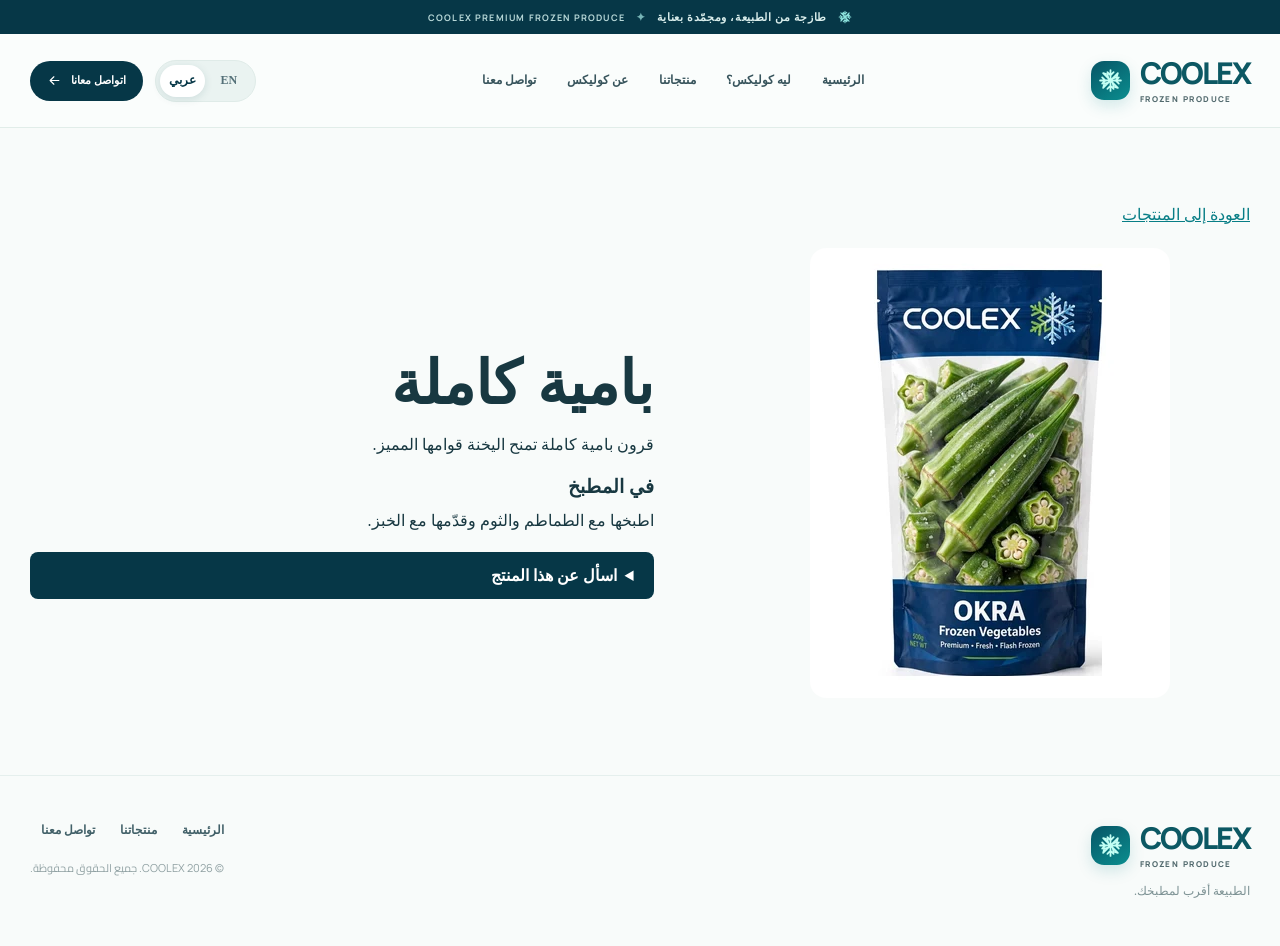
<file: products/okra/index.html>
<!doctype html>
<html lang="ar" dir="rtl">
<head>
  <meta charset="utf-8">
  <meta name="viewport" content="width=device-width, initial-scale=1">
  <meta name="theme-color" content="#063747">
  <meta name="description" content="قرون بامية كاملة تمنح اليخنة قوامها المميز.">
  <meta property="og:type" content="website">
  <meta property="og:title" content="بامية كاملة | COOLEX">
  <meta property="og:description" content="قرون بامية كاملة تمنح اليخنة قوامها المميز.">
  <meta property="og:image" content="https://hornetgeek.github.io/coolex/assets/products/okra.webp">
  <meta property="og:url" content="https://hornetgeek.github.io/coolex/products/okra/">
  <link rel="icon" type="image/svg+xml" href="../../assets/favicon.svg">
  <link rel="preconnect" href="https://fonts.googleapis.com">
  <link rel="preconnect" href="https://fonts.gstatic.com" crossorigin>
  <link href="https://fonts.googleapis.com/css2?family=Cairo:wght@400;500;600;700;800;900&family=Manrope:wght@400;500;600;700;800&display=swap" rel="stylesheet">
  <link rel="stylesheet" href="../../styles.css">
  <title>بامية كاملة | COOLEX</title>
</head>
<body>
  <svg aria-hidden="true" width="0" height="0" class="svg-sprite" xmlns="http://www.w3.org/2000/svg">
    <symbol id="i-snow" viewBox="0 0 24 24"><path d="M12 2v20M4.93 4.93l14.14 14.14M2 12h20M4.93 19.07 19.07 4.93M9 4l3 3 3-3M9 20l3-3 3 3M4 9l3 3-3 3M20 9l-3 3 3 3M5 5l4 1 1 4M19 19l-4-1-1-4M19 5l-1 4-4 1M5 19l1-4 4-1"/></symbol>
    <symbol id="i-arrow" viewBox="0 0 24 24"><path d="M5 12h14M13 6l6 6-6 6"/></symbol>
    <symbol id="i-check" viewBox="0 0 24 24"><path d="M5 12.5l4.3 4.3L19 7"/></symbol>
    <symbol id="i-leaf" viewBox="0 0 24 24"><path d="M20 4c-9 0-15 3.1-15 10a6 6 0 0 0 6 6c7 0 10-6 9-16ZM4 21c2.6-5.2 6.3-8.5 12-11"/></symbol>
    <symbol id="i-clock" viewBox="0 0 24 24"><circle cx="12" cy="12" r="9"/><path d="M12 7v5l3.5 2"/></symbol>
    <symbol id="i-package" viewBox="0 0 24 24"><path d="m3 7 9-4 9 4v10l-9 4-9-4V7ZM3 7l9 4 9-4M12 11v10M7.5 5 16.5 9"/></symbol>
    <symbol id="i-mail" viewBox="0 0 24 24"><rect x="2" y="5" width="20" height="14" rx="2"/><path d="m3 7 9 7 9-7"/></symbol>
    <symbol id="i-message" viewBox="0 0 24 24"><path d="M21 11.5a8.5 8.5 0 0 1-8.5 8.5 9 9 0 0 1-3.5-.7L3 21l1.8-5.6A8.5 8.5 0 1 1 21 11.5Z"/><path d="M8 11.5h9M8 15h5"/></symbol>
    <symbol id="i-menu" viewBox="0 0 24 24"><path d="M4 7h16M4 12h16M4 17h16"/></symbol>
    <symbol id="i-x" viewBox="0 0 24 24"><path d="M5 5l14 14M19 5 5 19"/></symbol>
    <symbol id="i-sparkles" viewBox="0 0 24 24"><path d="m12 2 1.9 6.1L20 10l-6.1 1.9L12 18l-1.9-6.1L4 10l6.1-1.9L12 2ZM19.5 16l.8 2.2 2.2.8-2.2.8-.8 2.2-.8-2.2-2.2-.8 2.2-.8.8-2.2Z"/></symbol>
  </svg>

  <a class="skip-link" href="#main" data-i18n="skip">تخطَّ إلى المحتوى</a>

  <div class="announcement-bar">
    <div class="container announcement-inner">
      <svg class="icon snow-announce"><use href="#i-snow"></use></svg>
      <span data-i18n="announcement">طازجة من الطبيعة، ومجمّدة بعناية</span>
      <span class="announcement-dot">✦</span>
      <span class="announcement-alt" data-i18n="announcement2">COOLEX PREMIUM FROZEN PRODUCE</span>
    </div>
  </div>

  <header class="site-header" id="site-header">
    <div class="container header-inner">
      <a class="brand" href="../../#home" aria-label="COOLEX Home">
        <span class="brand-mark"><svg class="icon"><use href="#i-snow"></use></svg></span>
        <span class="brand-type"><span class="brand-name">COOLEX</span><span class="brand-caption">FROZEN PRODUCE</span></span>
      </a>
      <nav class="site-nav" id="site-nav" aria-label="Main navigation">
        <a href="../../#home" data-i18n="navHome">الرئيسية</a>
        <a href="../../#quality" data-i18n="navWhy">ليه كوليكس؟</a>
        <a href="../../#products" data-i18n="navProducts">منتجاتنا</a>
        <a href="../../#story" data-i18n="navAbout">عن كوليكس</a>
        <a href="../../#contact" data-i18n="navContact">تواصل معنا</a>
      </nav>
      <div class="header-actions">
        <div class="language-switch" aria-label="Language selector">
          <button class="lang-btn is-active" type="button" data-lang="ar" aria-pressed="true">عربي</button>
          <button class="lang-btn" type="button" data-lang="en" aria-pressed="false">EN</button>
        </div>
        <a class="header-contact" href="../../#contact"><span data-i18n="talkToUs">اتواصل معانا</span><svg class="icon arrow-icon"><use href="#i-arrow"></use></svg></a>
        <button class="menu-toggle" id="menu-toggle" type="button" aria-controls="site-nav" aria-expanded="false" aria-label="Open menu"><svg class="icon"><use href="#i-menu"></use></svg></button>
      </div>
    </div>
  </header>

  <main id="main" class="container detail">
    <a href="../../#products" data-i18n="backRange">العودة إلى المنتجات</a>
    <div class="detail-grid">
      <img src="../../assets/products/okra.webp" width="360" height="450" alt="">
      <article>
        <h1 data-i18n="okra">بامية كاملة</h1>
        <p data-i18n="description" data-en="Whole okra pods lend body to a simmering stew.">قرون بامية كاملة تمنح اليخنة قوامها المميز.</p>
        <h2 data-i18n="serving">في المطبخ</h2>
        <p data-i18n="uses" data-en="Braise with tomatoes and garlic and serve with bread.">اطبخها مع الطماطم والثوم وقدّمها مع الخبز.</p>
        <details><summary data-i18n="inquiry">اسأل عن هذا المنتج</summary>
          <div class="wa-options"><a class="wa-link" data-whatsapp="201029898555" href="https://wa.me/201029898555?text=%D9%85%D8%B1%D8%AD%D8%A8%D9%8B%D8%A7%D8%8C%20%D8%A3%D9%88%D8%AF%20%D8%A7%D9%84%D8%A7%D8%B3%D8%AA%D9%81%D8%B3%D8%A7%D8%B1%20%D8%B9%D9%86%20%D9%85%D9%86%D8%AA%D8%AC%20%D9%83%D9%88%D9%84%D9%8A%D9%83%D8%B3%3A%20%D8%A8%D8%A7%D9%85%D9%8A%D8%A9%20%D9%83%D8%A7%D9%85%D9%84%D8%A9"><span data-i18n="whatsapp">واتساب</span> <bdi dir="ltr">+20 102 989 8555</bdi></a>
<a class="wa-link" data-whatsapp="201050037394" href="https://wa.me/201050037394?text=%D9%85%D8%B1%D8%AD%D8%A8%D9%8B%D8%A7%D8%8C%20%D8%A3%D9%88%D8%AF%20%D8%A7%D9%84%D8%A7%D8%B3%D8%AA%D9%81%D8%B3%D8%A7%D8%B1%20%D8%B9%D9%86%20%D9%85%D9%86%D8%AA%D8%AC%20%D9%83%D9%88%D9%84%D9%8A%D9%83%D8%B3%3A%20%D8%A8%D8%A7%D9%85%D9%8A%D8%A9%20%D9%83%D8%A7%D9%85%D9%84%D8%A9"><span data-i18n="whatsapp">واتساب</span> <bdi dir="ltr">+20 105 003 7394</bdi></a></div>
        </details>
      </article>
    </div>
  </main>
  <footer class="site-footer"><div class="container footer-inner"><div class="footer-brand"><a class="brand" href="../../#home" aria-label="COOLEX Home"><span class="brand-mark"><svg class="icon"><use href="#i-snow"></use></svg></span><span class="brand-type"><span class="brand-name">COOLEX</span><span class="brand-caption">FROZEN PRODUCE</span></span></a><p data-i18n="footerTag">الطبيعة أقرب لمطبخك.</p></div><div class="footer-right"><nav class="footer-nav" aria-label="Footer navigation"><a href="../../#home" data-i18n="navHome">الرئيسية</a><a href="../../#products" data-i18n="navProducts">منتجاتنا</a><a href="../../#contact" data-i18n="navContact">تواصل معنا</a></nav><p>© <span id="year">2026</span> COOLEX. <span data-i18n="rights">جميع الحقوق محفوظة.</span></p></div></div></footer>
  <script src="../../script.js" defer></script>
</body>
</html>
</file>
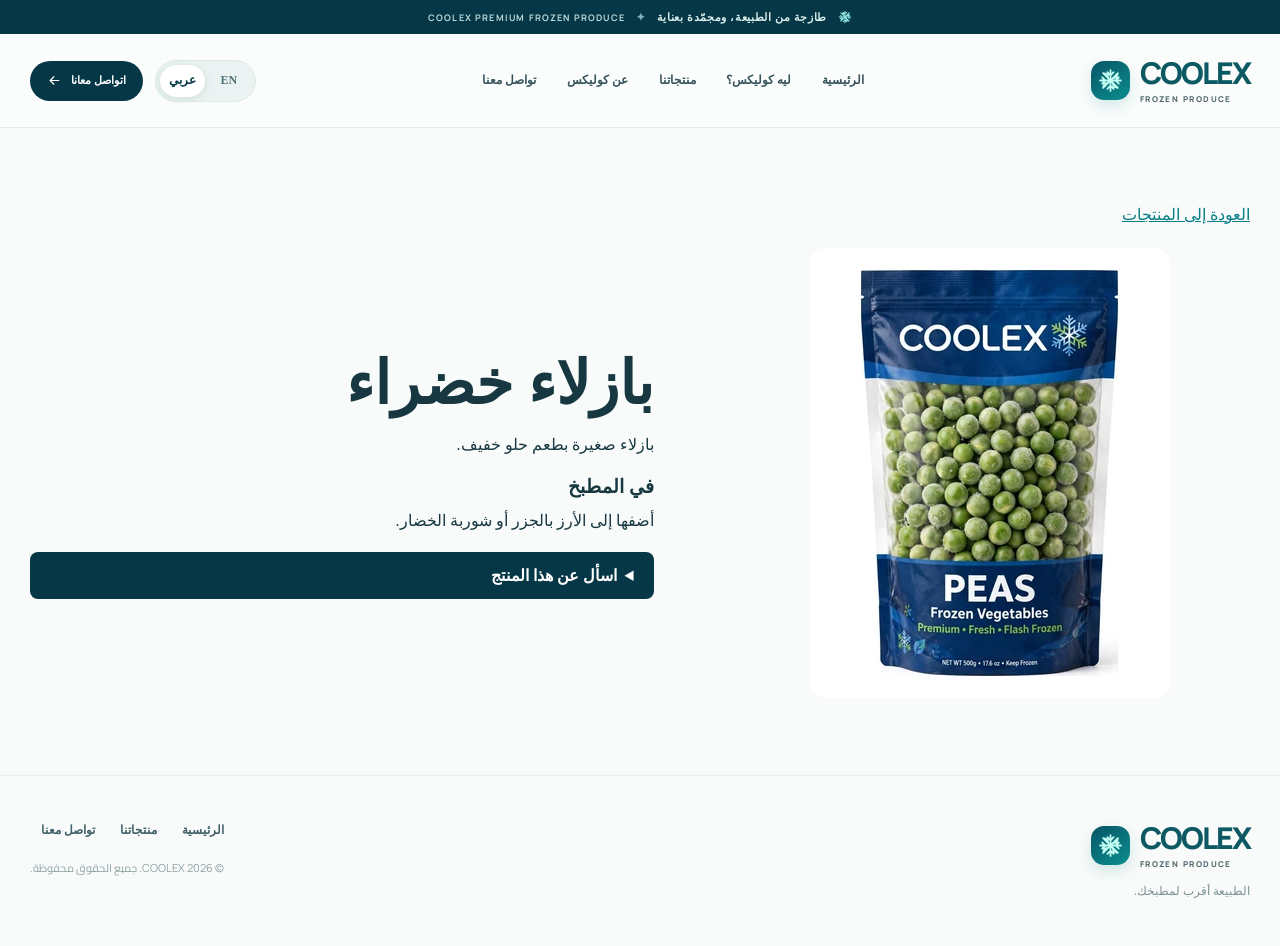
<file: products/peas/index.html>
<!doctype html>
<html lang="ar" dir="rtl">
<head>
  <meta charset="utf-8">
  <meta name="viewport" content="width=device-width, initial-scale=1">
  <meta name="theme-color" content="#063747">
  <meta name="description" content="بازلاء صغيرة بطعم حلو خفيف.">
  <meta property="og:type" content="website">
  <meta property="og:title" content="بازلاء خضراء | COOLEX">
  <meta property="og:description" content="بازلاء صغيرة بطعم حلو خفيف.">
  <meta property="og:image" content="https://hornetgeek.github.io/coolex/assets/products/peas.webp">
  <meta property="og:url" content="https://hornetgeek.github.io/coolex/products/peas/">
  <link rel="icon" type="image/svg+xml" href="../../assets/favicon.svg">
  <link rel="preconnect" href="https://fonts.googleapis.com">
  <link rel="preconnect" href="https://fonts.gstatic.com" crossorigin>
  <link href="https://fonts.googleapis.com/css2?family=Cairo:wght@400;500;600;700;800;900&family=Manrope:wght@400;500;600;700;800&display=swap" rel="stylesheet">
  <link rel="stylesheet" href="../../styles.css">
  <title>بازلاء خضراء | COOLEX</title>
</head>
<body>
  <svg aria-hidden="true" width="0" height="0" class="svg-sprite" xmlns="http://www.w3.org/2000/svg">
    <symbol id="i-snow" viewBox="0 0 24 24"><path d="M12 2v20M4.93 4.93l14.14 14.14M2 12h20M4.93 19.07 19.07 4.93M9 4l3 3 3-3M9 20l3-3 3 3M4 9l3 3-3 3M20 9l-3 3 3 3M5 5l4 1 1 4M19 19l-4-1-1-4M19 5l-1 4-4 1M5 19l1-4 4-1"/></symbol>
    <symbol id="i-arrow" viewBox="0 0 24 24"><path d="M5 12h14M13 6l6 6-6 6"/></symbol>
    <symbol id="i-check" viewBox="0 0 24 24"><path d="M5 12.5l4.3 4.3L19 7"/></symbol>
    <symbol id="i-leaf" viewBox="0 0 24 24"><path d="M20 4c-9 0-15 3.1-15 10a6 6 0 0 0 6 6c7 0 10-6 9-16ZM4 21c2.6-5.2 6.3-8.5 12-11"/></symbol>
    <symbol id="i-clock" viewBox="0 0 24 24"><circle cx="12" cy="12" r="9"/><path d="M12 7v5l3.5 2"/></symbol>
    <symbol id="i-package" viewBox="0 0 24 24"><path d="m3 7 9-4 9 4v10l-9 4-9-4V7ZM3 7l9 4 9-4M12 11v10M7.5 5 16.5 9"/></symbol>
    <symbol id="i-mail" viewBox="0 0 24 24"><rect x="2" y="5" width="20" height="14" rx="2"/><path d="m3 7 9 7 9-7"/></symbol>
    <symbol id="i-message" viewBox="0 0 24 24"><path d="M21 11.5a8.5 8.5 0 0 1-8.5 8.5 9 9 0 0 1-3.5-.7L3 21l1.8-5.6A8.5 8.5 0 1 1 21 11.5Z"/><path d="M8 11.5h9M8 15h5"/></symbol>
    <symbol id="i-menu" viewBox="0 0 24 24"><path d="M4 7h16M4 12h16M4 17h16"/></symbol>
    <symbol id="i-x" viewBox="0 0 24 24"><path d="M5 5l14 14M19 5 5 19"/></symbol>
    <symbol id="i-sparkles" viewBox="0 0 24 24"><path d="m12 2 1.9 6.1L20 10l-6.1 1.9L12 18l-1.9-6.1L4 10l6.1-1.9L12 2ZM19.5 16l.8 2.2 2.2.8-2.2.8-.8 2.2-.8-2.2-2.2-.8 2.2-.8.8-2.2Z"/></symbol>
  </svg>

  <a class="skip-link" href="#main" data-i18n="skip">تخطَّ إلى المحتوى</a>

  <div class="announcement-bar">
    <div class="container announcement-inner">
      <svg class="icon snow-announce"><use href="#i-snow"></use></svg>
      <span data-i18n="announcement">طازجة من الطبيعة، ومجمّدة بعناية</span>
      <span class="announcement-dot">✦</span>
      <span class="announcement-alt" data-i18n="announcement2">COOLEX PREMIUM FROZEN PRODUCE</span>
    </div>
  </div>

  <header class="site-header" id="site-header">
    <div class="container header-inner">
      <a class="brand" href="../../#home" aria-label="COOLEX Home">
        <span class="brand-mark"><svg class="icon"><use href="#i-snow"></use></svg></span>
        <span class="brand-type"><span class="brand-name">COOLEX</span><span class="brand-caption">FROZEN PRODUCE</span></span>
      </a>
      <nav class="site-nav" id="site-nav" aria-label="Main navigation">
        <a href="../../#home" data-i18n="navHome">الرئيسية</a>
        <a href="../../#quality" data-i18n="navWhy">ليه كوليكس؟</a>
        <a href="../../#products" data-i18n="navProducts">منتجاتنا</a>
        <a href="../../#story" data-i18n="navAbout">عن كوليكس</a>
        <a href="../../#contact" data-i18n="navContact">تواصل معنا</a>
      </nav>
      <div class="header-actions">
        <div class="language-switch" aria-label="Language selector">
          <button class="lang-btn is-active" type="button" data-lang="ar" aria-pressed="true">عربي</button>
          <button class="lang-btn" type="button" data-lang="en" aria-pressed="false">EN</button>
        </div>
        <a class="header-contact" href="../../#contact"><span data-i18n="talkToUs">اتواصل معانا</span><svg class="icon arrow-icon"><use href="#i-arrow"></use></svg></a>
        <button class="menu-toggle" id="menu-toggle" type="button" aria-controls="site-nav" aria-expanded="false" aria-label="Open menu"><svg class="icon"><use href="#i-menu"></use></svg></button>
      </div>
    </div>
  </header>

  <main id="main" class="container detail">
    <a href="../../#products" data-i18n="backRange">العودة إلى المنتجات</a>
    <div class="detail-grid">
      <img src="../../assets/products/peas.webp" width="360" height="450" alt="">
      <article>
        <h1 data-i18n="peas">بازلاء خضراء</h1>
        <p data-i18n="description" data-en="Small green peas with a gentle sweetness.">بازلاء صغيرة بطعم حلو خفيف.</p>
        <h2 data-i18n="serving">في المطبخ</h2>
        <p data-i18n="uses" data-en="Stir into carrot rice or vegetable soup.">أضفها إلى الأرز بالجزر أو شوربة الخضار.</p>
        <details><summary data-i18n="inquiry">اسأل عن هذا المنتج</summary>
          <div class="wa-options"><a class="wa-link" data-whatsapp="201029898555" href="https://wa.me/201029898555?text=%D9%85%D8%B1%D8%AD%D8%A8%D9%8B%D8%A7%D8%8C%20%D8%A3%D9%88%D8%AF%20%D8%A7%D9%84%D8%A7%D8%B3%D8%AA%D9%81%D8%B3%D8%A7%D8%B1%20%D8%B9%D9%86%20%D9%85%D9%86%D8%AA%D8%AC%20%D9%83%D9%88%D9%84%D9%8A%D9%83%D8%B3%3A%20%D8%A8%D8%A7%D8%B2%D9%84%D8%A7%D8%A1%20%D8%AE%D8%B6%D8%B1%D8%A7%D8%A1"><span data-i18n="whatsapp">واتساب</span> <bdi dir="ltr">+20 102 989 8555</bdi></a>
<a class="wa-link" data-whatsapp="201050037394" href="https://wa.me/201050037394?text=%D9%85%D8%B1%D8%AD%D8%A8%D9%8B%D8%A7%D8%8C%20%D8%A3%D9%88%D8%AF%20%D8%A7%D9%84%D8%A7%D8%B3%D8%AA%D9%81%D8%B3%D8%A7%D8%B1%20%D8%B9%D9%86%20%D9%85%D9%86%D8%AA%D8%AC%20%D9%83%D9%88%D9%84%D9%8A%D9%83%D8%B3%3A%20%D8%A8%D8%A7%D8%B2%D9%84%D8%A7%D8%A1%20%D8%AE%D8%B6%D8%B1%D8%A7%D8%A1"><span data-i18n="whatsapp">واتساب</span> <bdi dir="ltr">+20 105 003 7394</bdi></a></div>
        </details>
      </article>
    </div>
  </main>
  <footer class="site-footer"><div class="container footer-inner"><div class="footer-brand"><a class="brand" href="../../#home" aria-label="COOLEX Home"><span class="brand-mark"><svg class="icon"><use href="#i-snow"></use></svg></span><span class="brand-type"><span class="brand-name">COOLEX</span><span class="brand-caption">FROZEN PRODUCE</span></span></a><p data-i18n="footerTag">الطبيعة أقرب لمطبخك.</p></div><div class="footer-right"><nav class="footer-nav" aria-label="Footer navigation"><a href="../../#home" data-i18n="navHome">الرئيسية</a><a href="../../#products" data-i18n="navProducts">منتجاتنا</a><a href="../../#contact" data-i18n="navContact">تواصل معنا</a></nav><p>© <span id="year">2026</span> COOLEX. <span data-i18n="rights">جميع الحقوق محفوظة.</span></p></div></div></footer>
  <script src="../../script.js" defer></script>
</body>
</html>
</file>
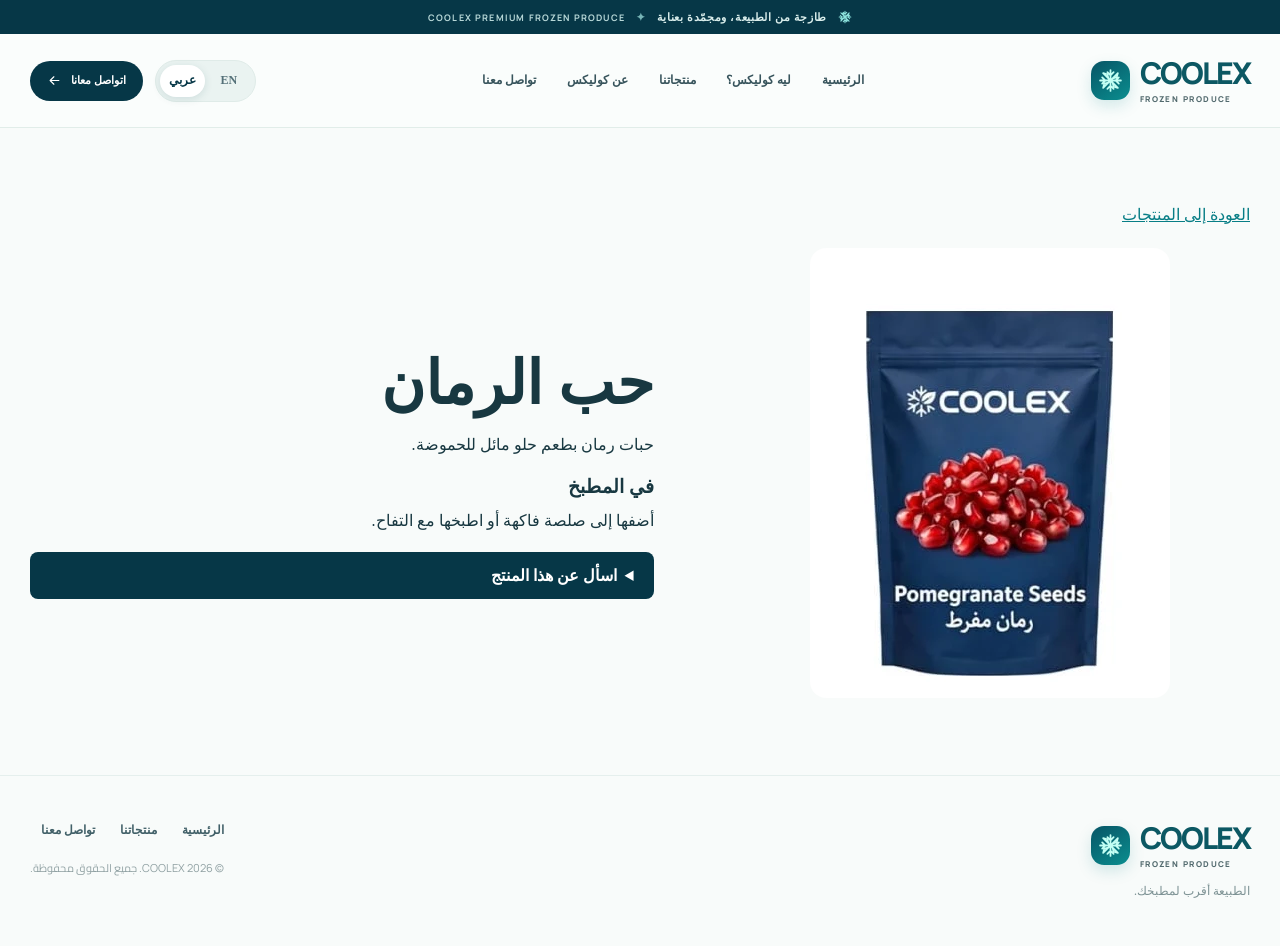
<file: products/pomegranate/index.html>
<!doctype html>
<html lang="ar" dir="rtl">
<head>
  <meta charset="utf-8">
  <meta name="viewport" content="width=device-width, initial-scale=1">
  <meta name="theme-color" content="#063747">
  <meta name="description" content="حبات رمان بطعم حلو مائل للحموضة.">
  <meta property="og:type" content="website">
  <meta property="og:title" content="حب الرمان | COOLEX">
  <meta property="og:description" content="حبات رمان بطعم حلو مائل للحموضة.">
  <meta property="og:image" content="https://hornetgeek.github.io/coolex/assets/products/pomegranate.webp">
  <meta property="og:url" content="https://hornetgeek.github.io/coolex/products/pomegranate/">
  <link rel="icon" type="image/svg+xml" href="../../assets/favicon.svg">
  <link rel="preconnect" href="https://fonts.googleapis.com">
  <link rel="preconnect" href="https://fonts.gstatic.com" crossorigin>
  <link href="https://fonts.googleapis.com/css2?family=Cairo:wght@400;500;600;700;800;900&family=Manrope:wght@400;500;600;700;800&display=swap" rel="stylesheet">
  <link rel="stylesheet" href="../../styles.css">
  <title>حب الرمان | COOLEX</title>
</head>
<body>
  <svg aria-hidden="true" width="0" height="0" class="svg-sprite" xmlns="http://www.w3.org/2000/svg">
    <symbol id="i-snow" viewBox="0 0 24 24"><path d="M12 2v20M4.93 4.93l14.14 14.14M2 12h20M4.93 19.07 19.07 4.93M9 4l3 3 3-3M9 20l3-3 3 3M4 9l3 3-3 3M20 9l-3 3 3 3M5 5l4 1 1 4M19 19l-4-1-1-4M19 5l-1 4-4 1M5 19l1-4 4-1"/></symbol>
    <symbol id="i-arrow" viewBox="0 0 24 24"><path d="M5 12h14M13 6l6 6-6 6"/></symbol>
    <symbol id="i-check" viewBox="0 0 24 24"><path d="M5 12.5l4.3 4.3L19 7"/></symbol>
    <symbol id="i-leaf" viewBox="0 0 24 24"><path d="M20 4c-9 0-15 3.1-15 10a6 6 0 0 0 6 6c7 0 10-6 9-16ZM4 21c2.6-5.2 6.3-8.5 12-11"/></symbol>
    <symbol id="i-clock" viewBox="0 0 24 24"><circle cx="12" cy="12" r="9"/><path d="M12 7v5l3.5 2"/></symbol>
    <symbol id="i-package" viewBox="0 0 24 24"><path d="m3 7 9-4 9 4v10l-9 4-9-4V7ZM3 7l9 4 9-4M12 11v10M7.5 5 16.5 9"/></symbol>
    <symbol id="i-mail" viewBox="0 0 24 24"><rect x="2" y="5" width="20" height="14" rx="2"/><path d="m3 7 9 7 9-7"/></symbol>
    <symbol id="i-message" viewBox="0 0 24 24"><path d="M21 11.5a8.5 8.5 0 0 1-8.5 8.5 9 9 0 0 1-3.5-.7L3 21l1.8-5.6A8.5 8.5 0 1 1 21 11.5Z"/><path d="M8 11.5h9M8 15h5"/></symbol>
    <symbol id="i-menu" viewBox="0 0 24 24"><path d="M4 7h16M4 12h16M4 17h16"/></symbol>
    <symbol id="i-x" viewBox="0 0 24 24"><path d="M5 5l14 14M19 5 5 19"/></symbol>
    <symbol id="i-sparkles" viewBox="0 0 24 24"><path d="m12 2 1.9 6.1L20 10l-6.1 1.9L12 18l-1.9-6.1L4 10l6.1-1.9L12 2ZM19.5 16l.8 2.2 2.2.8-2.2.8-.8 2.2-.8-2.2-2.2-.8 2.2-.8.8-2.2Z"/></symbol>
  </svg>

  <a class="skip-link" href="#main" data-i18n="skip">تخطَّ إلى المحتوى</a>

  <div class="announcement-bar">
    <div class="container announcement-inner">
      <svg class="icon snow-announce"><use href="#i-snow"></use></svg>
      <span data-i18n="announcement">طازجة من الطبيعة، ومجمّدة بعناية</span>
      <span class="announcement-dot">✦</span>
      <span class="announcement-alt" data-i18n="announcement2">COOLEX PREMIUM FROZEN PRODUCE</span>
    </div>
  </div>

  <header class="site-header" id="site-header">
    <div class="container header-inner">
      <a class="brand" href="../../#home" aria-label="COOLEX Home">
        <span class="brand-mark"><svg class="icon"><use href="#i-snow"></use></svg></span>
        <span class="brand-type"><span class="brand-name">COOLEX</span><span class="brand-caption">FROZEN PRODUCE</span></span>
      </a>
      <nav class="site-nav" id="site-nav" aria-label="Main navigation">
        <a href="../../#home" data-i18n="navHome">الرئيسية</a>
        <a href="../../#quality" data-i18n="navWhy">ليه كوليكس؟</a>
        <a href="../../#products" data-i18n="navProducts">منتجاتنا</a>
        <a href="../../#story" data-i18n="navAbout">عن كوليكس</a>
        <a href="../../#contact" data-i18n="navContact">تواصل معنا</a>
      </nav>
      <div class="header-actions">
        <div class="language-switch" aria-label="Language selector">
          <button class="lang-btn is-active" type="button" data-lang="ar" aria-pressed="true">عربي</button>
          <button class="lang-btn" type="button" data-lang="en" aria-pressed="false">EN</button>
        </div>
        <a class="header-contact" href="../../#contact"><span data-i18n="talkToUs">اتواصل معانا</span><svg class="icon arrow-icon"><use href="#i-arrow"></use></svg></a>
        <button class="menu-toggle" id="menu-toggle" type="button" aria-controls="site-nav" aria-expanded="false" aria-label="Open menu"><svg class="icon"><use href="#i-menu"></use></svg></button>
      </div>
    </div>
  </header>

  <main id="main" class="container detail">
    <a href="../../#products" data-i18n="backRange">العودة إلى المنتجات</a>
    <div class="detail-grid">
      <img src="../../assets/products/pomegranate.webp" width="360" height="450" alt="">
      <article>
        <h1 data-i18n="pomegranate">حب الرمان</h1>
        <p data-i18n="description" data-en="Pomegranate seeds have a sweet, tangy flavor.">حبات رمان بطعم حلو مائل للحموضة.</p>
        <h2 data-i18n="serving">في المطبخ</h2>
        <p data-i18n="uses" data-en="Add to a fruit sauce or simmer with apples.">أضفها إلى صلصة فاكهة أو اطبخها مع التفاح.</p>
        <details><summary data-i18n="inquiry">اسأل عن هذا المنتج</summary>
          <div class="wa-options"><a class="wa-link" data-whatsapp="201029898555" href="https://wa.me/201029898555?text=%D9%85%D8%B1%D8%AD%D8%A8%D9%8B%D8%A7%D8%8C%20%D8%A3%D9%88%D8%AF%20%D8%A7%D9%84%D8%A7%D8%B3%D8%AA%D9%81%D8%B3%D8%A7%D8%B1%20%D8%B9%D9%86%20%D9%85%D9%86%D8%AA%D8%AC%20%D9%83%D9%88%D9%84%D9%8A%D9%83%D8%B3%3A%20%D8%AD%D8%A8%20%D8%A7%D9%84%D8%B1%D9%85%D8%A7%D9%86"><span data-i18n="whatsapp">واتساب</span> <bdi dir="ltr">+20 102 989 8555</bdi></a>
<a class="wa-link" data-whatsapp="201050037394" href="https://wa.me/201050037394?text=%D9%85%D8%B1%D8%AD%D8%A8%D9%8B%D8%A7%D8%8C%20%D8%A3%D9%88%D8%AF%20%D8%A7%D9%84%D8%A7%D8%B3%D8%AA%D9%81%D8%B3%D8%A7%D8%B1%20%D8%B9%D9%86%20%D9%85%D9%86%D8%AA%D8%AC%20%D9%83%D9%88%D9%84%D9%8A%D9%83%D8%B3%3A%20%D8%AD%D8%A8%20%D8%A7%D9%84%D8%B1%D9%85%D8%A7%D9%86"><span data-i18n="whatsapp">واتساب</span> <bdi dir="ltr">+20 105 003 7394</bdi></a></div>
        </details>
      </article>
    </div>
  </main>
  <footer class="site-footer"><div class="container footer-inner"><div class="footer-brand"><a class="brand" href="../../#home" aria-label="COOLEX Home"><span class="brand-mark"><svg class="icon"><use href="#i-snow"></use></svg></span><span class="brand-type"><span class="brand-name">COOLEX</span><span class="brand-caption">FROZEN PRODUCE</span></span></a><p data-i18n="footerTag">الطبيعة أقرب لمطبخك.</p></div><div class="footer-right"><nav class="footer-nav" aria-label="Footer navigation"><a href="../../#home" data-i18n="navHome">الرئيسية</a><a href="../../#products" data-i18n="navProducts">منتجاتنا</a><a href="../../#contact" data-i18n="navContact">تواصل معنا</a></nav><p>© <span id="year">2026</span> COOLEX. <span data-i18n="rights">جميع الحقوق محفوظة.</span></p></div></div></footer>
  <script src="../../script.js" defer></script>
</body>
</html>
</file>
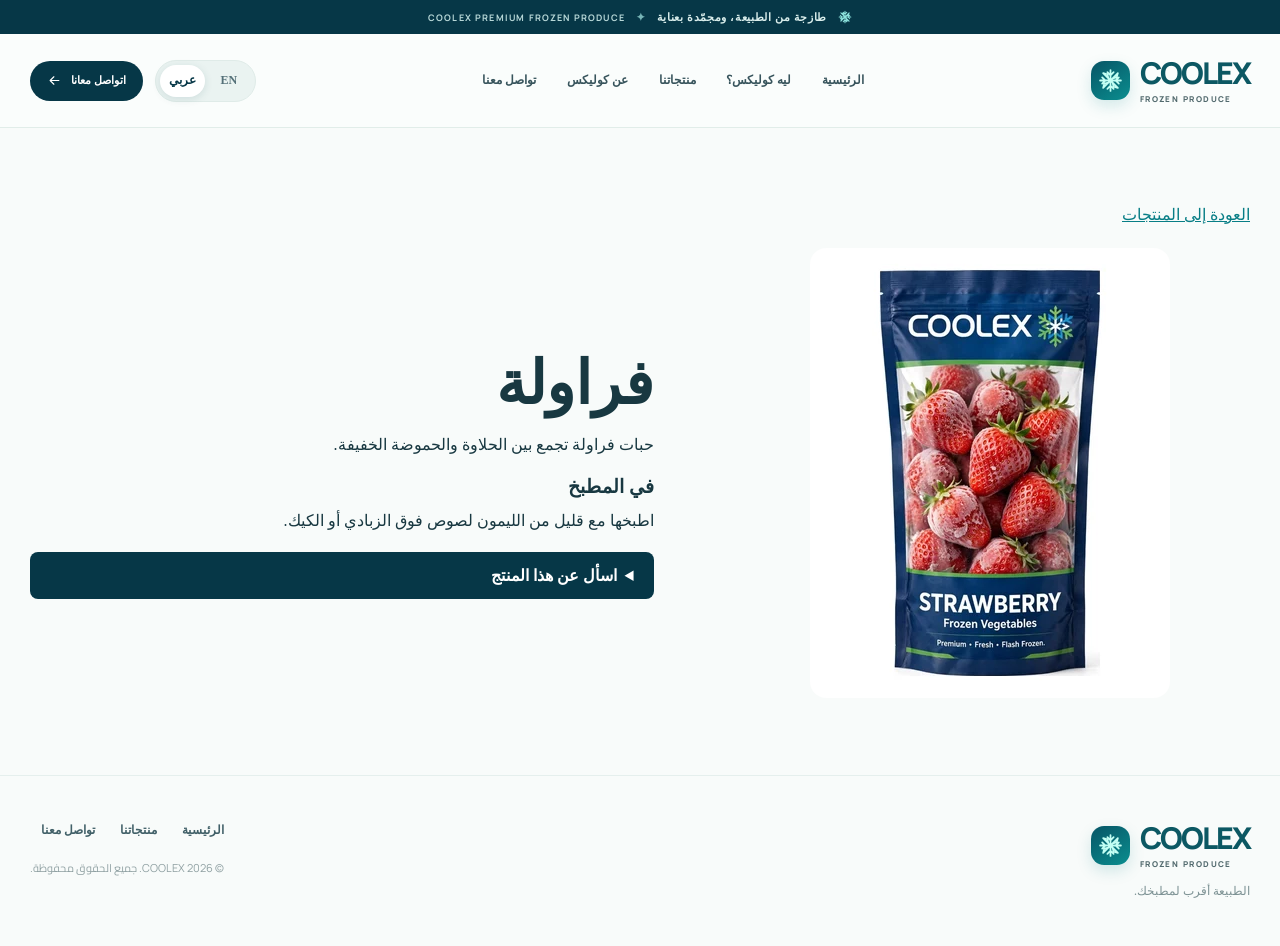
<file: products/strawberries/index.html>
<!doctype html>
<html lang="ar" dir="rtl">
<head>
  <meta charset="utf-8">
  <meta name="viewport" content="width=device-width, initial-scale=1">
  <meta name="theme-color" content="#063747">
  <meta name="description" content="حبات فراولة تجمع بين الحلاوة والحموضة الخفيفة.">
  <meta property="og:type" content="website">
  <meta property="og:title" content="فراولة | COOLEX">
  <meta property="og:description" content="حبات فراولة تجمع بين الحلاوة والحموضة الخفيفة.">
  <meta property="og:image" content="https://hornetgeek.github.io/coolex/assets/products/strawberries.webp">
  <meta property="og:url" content="https://hornetgeek.github.io/coolex/products/strawberries/">
  <link rel="icon" type="image/svg+xml" href="../../assets/favicon.svg">
  <link rel="preconnect" href="https://fonts.googleapis.com">
  <link rel="preconnect" href="https://fonts.gstatic.com" crossorigin>
  <link href="https://fonts.googleapis.com/css2?family=Cairo:wght@400;500;600;700;800;900&family=Manrope:wght@400;500;600;700;800&display=swap" rel="stylesheet">
  <link rel="stylesheet" href="../../styles.css">
  <title>فراولة | COOLEX</title>
</head>
<body>
  <svg aria-hidden="true" width="0" height="0" class="svg-sprite" xmlns="http://www.w3.org/2000/svg">
    <symbol id="i-snow" viewBox="0 0 24 24"><path d="M12 2v20M4.93 4.93l14.14 14.14M2 12h20M4.93 19.07 19.07 4.93M9 4l3 3 3-3M9 20l3-3 3 3M4 9l3 3-3 3M20 9l-3 3 3 3M5 5l4 1 1 4M19 19l-4-1-1-4M19 5l-1 4-4 1M5 19l1-4 4-1"/></symbol>
    <symbol id="i-arrow" viewBox="0 0 24 24"><path d="M5 12h14M13 6l6 6-6 6"/></symbol>
    <symbol id="i-check" viewBox="0 0 24 24"><path d="M5 12.5l4.3 4.3L19 7"/></symbol>
    <symbol id="i-leaf" viewBox="0 0 24 24"><path d="M20 4c-9 0-15 3.1-15 10a6 6 0 0 0 6 6c7 0 10-6 9-16ZM4 21c2.6-5.2 6.3-8.5 12-11"/></symbol>
    <symbol id="i-clock" viewBox="0 0 24 24"><circle cx="12" cy="12" r="9"/><path d="M12 7v5l3.5 2"/></symbol>
    <symbol id="i-package" viewBox="0 0 24 24"><path d="m3 7 9-4 9 4v10l-9 4-9-4V7ZM3 7l9 4 9-4M12 11v10M7.5 5 16.5 9"/></symbol>
    <symbol id="i-mail" viewBox="0 0 24 24"><rect x="2" y="5" width="20" height="14" rx="2"/><path d="m3 7 9 7 9-7"/></symbol>
    <symbol id="i-message" viewBox="0 0 24 24"><path d="M21 11.5a8.5 8.5 0 0 1-8.5 8.5 9 9 0 0 1-3.5-.7L3 21l1.8-5.6A8.5 8.5 0 1 1 21 11.5Z"/><path d="M8 11.5h9M8 15h5"/></symbol>
    <symbol id="i-menu" viewBox="0 0 24 24"><path d="M4 7h16M4 12h16M4 17h16"/></symbol>
    <symbol id="i-x" viewBox="0 0 24 24"><path d="M5 5l14 14M19 5 5 19"/></symbol>
    <symbol id="i-sparkles" viewBox="0 0 24 24"><path d="m12 2 1.9 6.1L20 10l-6.1 1.9L12 18l-1.9-6.1L4 10l6.1-1.9L12 2ZM19.5 16l.8 2.2 2.2.8-2.2.8-.8 2.2-.8-2.2-2.2-.8 2.2-.8.8-2.2Z"/></symbol>
  </svg>

  <a class="skip-link" href="#main" data-i18n="skip">تخطَّ إلى المحتوى</a>

  <div class="announcement-bar">
    <div class="container announcement-inner">
      <svg class="icon snow-announce"><use href="#i-snow"></use></svg>
      <span data-i18n="announcement">طازجة من الطبيعة، ومجمّدة بعناية</span>
      <span class="announcement-dot">✦</span>
      <span class="announcement-alt" data-i18n="announcement2">COOLEX PREMIUM FROZEN PRODUCE</span>
    </div>
  </div>

  <header class="site-header" id="site-header">
    <div class="container header-inner">
      <a class="brand" href="../../#home" aria-label="COOLEX Home">
        <span class="brand-mark"><svg class="icon"><use href="#i-snow"></use></svg></span>
        <span class="brand-type"><span class="brand-name">COOLEX</span><span class="brand-caption">FROZEN PRODUCE</span></span>
      </a>
      <nav class="site-nav" id="site-nav" aria-label="Main navigation">
        <a href="../../#home" data-i18n="navHome">الرئيسية</a>
        <a href="../../#quality" data-i18n="navWhy">ليه كوليكس؟</a>
        <a href="../../#products" data-i18n="navProducts">منتجاتنا</a>
        <a href="../../#story" data-i18n="navAbout">عن كوليكس</a>
        <a href="../../#contact" data-i18n="navContact">تواصل معنا</a>
      </nav>
      <div class="header-actions">
        <div class="language-switch" aria-label="Language selector">
          <button class="lang-btn is-active" type="button" data-lang="ar" aria-pressed="true">عربي</button>
          <button class="lang-btn" type="button" data-lang="en" aria-pressed="false">EN</button>
        </div>
        <a class="header-contact" href="../../#contact"><span data-i18n="talkToUs">اتواصل معانا</span><svg class="icon arrow-icon"><use href="#i-arrow"></use></svg></a>
        <button class="menu-toggle" id="menu-toggle" type="button" aria-controls="site-nav" aria-expanded="false" aria-label="Open menu"><svg class="icon"><use href="#i-menu"></use></svg></button>
      </div>
    </div>
  </header>

  <main id="main" class="container detail">
    <a href="../../#products" data-i18n="backRange">العودة إلى المنتجات</a>
    <div class="detail-grid">
      <img src="../../assets/products/strawberries.webp" width="360" height="450" alt="">
      <article>
        <h1 data-i18n="strawberries">فراولة</h1>
        <p data-i18n="description" data-en="Strawberries balance sweetness with a bright tart note.">حبات فراولة تجمع بين الحلاوة والحموضة الخفيفة.</p>
        <h2 data-i18n="serving">في المطبخ</h2>
        <p data-i18n="uses" data-en="Simmer with lemon for a sauce to spoon over yogurt or cake.">اطبخها مع قليل من الليمون لصوص فوق الزبادي أو الكيك.</p>
        <details><summary data-i18n="inquiry">اسأل عن هذا المنتج</summary>
          <div class="wa-options"><a class="wa-link" data-whatsapp="201029898555" href="https://wa.me/201029898555?text=%D9%85%D8%B1%D8%AD%D8%A8%D9%8B%D8%A7%D8%8C%20%D8%A3%D9%88%D8%AF%20%D8%A7%D9%84%D8%A7%D8%B3%D8%AA%D9%81%D8%B3%D8%A7%D8%B1%20%D8%B9%D9%86%20%D9%85%D9%86%D8%AA%D8%AC%20%D9%83%D9%88%D9%84%D9%8A%D9%83%D8%B3%3A%20%D9%81%D8%B1%D8%A7%D9%88%D9%84%D8%A9"><span data-i18n="whatsapp">واتساب</span> <bdi dir="ltr">+20 102 989 8555</bdi></a>
<a class="wa-link" data-whatsapp="201050037394" href="https://wa.me/201050037394?text=%D9%85%D8%B1%D8%AD%D8%A8%D9%8B%D8%A7%D8%8C%20%D8%A3%D9%88%D8%AF%20%D8%A7%D9%84%D8%A7%D8%B3%D8%AA%D9%81%D8%B3%D8%A7%D8%B1%20%D8%B9%D9%86%20%D9%85%D9%86%D8%AA%D8%AC%20%D9%83%D9%88%D9%84%D9%8A%D9%83%D8%B3%3A%20%D9%81%D8%B1%D8%A7%D9%88%D9%84%D8%A9"><span data-i18n="whatsapp">واتساب</span> <bdi dir="ltr">+20 105 003 7394</bdi></a></div>
        </details>
      </article>
    </div>
  </main>
  <footer class="site-footer"><div class="container footer-inner"><div class="footer-brand"><a class="brand" href="../../#home" aria-label="COOLEX Home"><span class="brand-mark"><svg class="icon"><use href="#i-snow"></use></svg></span><span class="brand-type"><span class="brand-name">COOLEX</span><span class="brand-caption">FROZEN PRODUCE</span></span></a><p data-i18n="footerTag">الطبيعة أقرب لمطبخك.</p></div><div class="footer-right"><nav class="footer-nav" aria-label="Footer navigation"><a href="../../#home" data-i18n="navHome">الرئيسية</a><a href="../../#products" data-i18n="navProducts">منتجاتنا</a><a href="../../#contact" data-i18n="navContact">تواصل معنا</a></nav><p>© <span id="year">2026</span> COOLEX. <span data-i18n="rights">جميع الحقوق محفوظة.</span></p></div></div></footer>
  <script src="../../script.js" defer></script>
</body>
</html>
</file>
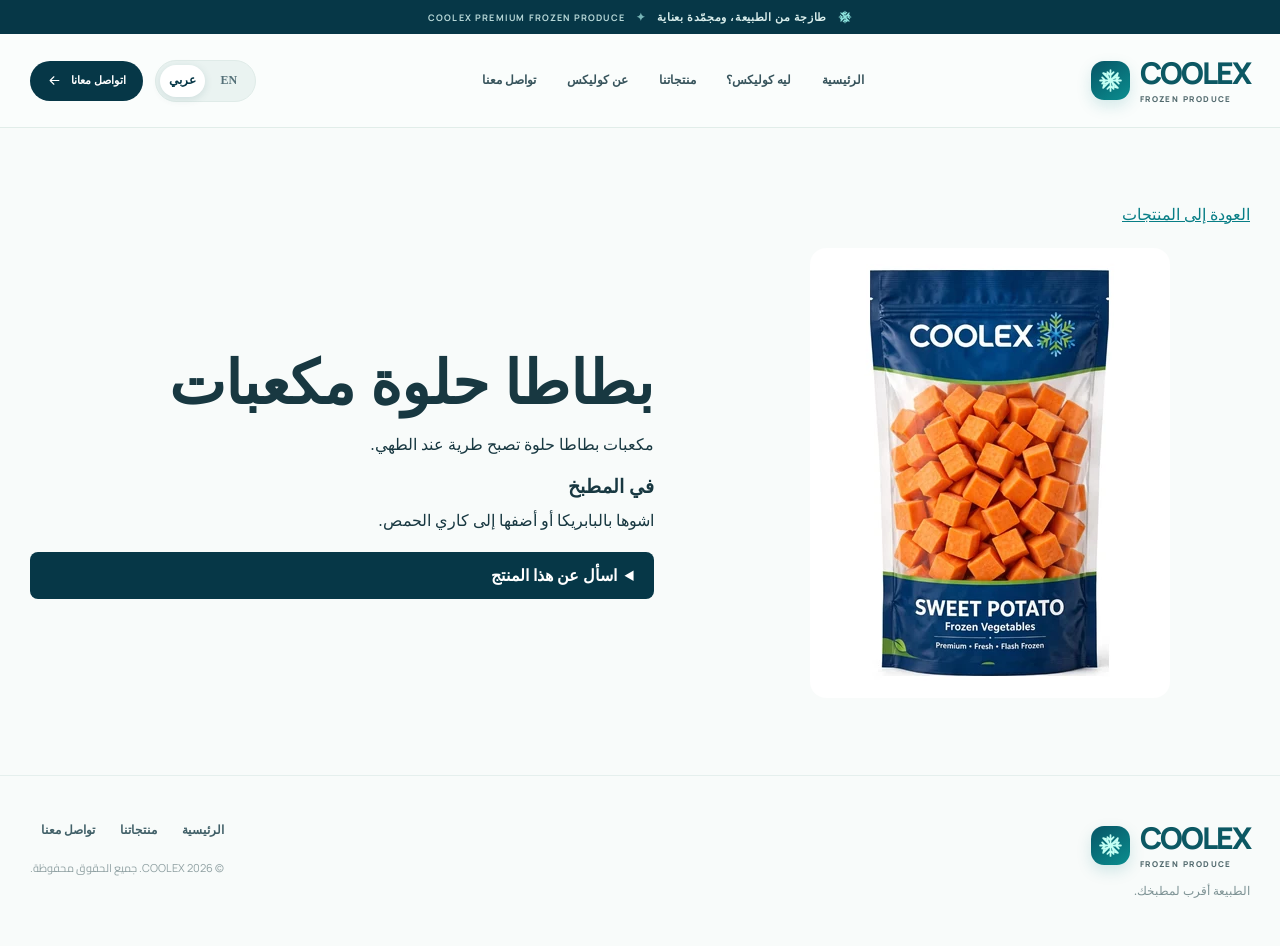
<file: products/sweet-potato/index.html>
<!doctype html>
<html lang="ar" dir="rtl">
<head>
  <meta charset="utf-8">
  <meta name="viewport" content="width=device-width, initial-scale=1">
  <meta name="theme-color" content="#063747">
  <meta name="description" content="مكعبات بطاطا حلوة تصبح طرية عند الطهي.">
  <meta property="og:type" content="website">
  <meta property="og:title" content="بطاطا حلوة مكعبات | COOLEX">
  <meta property="og:description" content="مكعبات بطاطا حلوة تصبح طرية عند الطهي.">
  <meta property="og:image" content="https://hornetgeek.github.io/coolex/assets/products/sweet-potato.webp">
  <meta property="og:url" content="https://hornetgeek.github.io/coolex/products/sweet-potato/">
  <link rel="icon" type="image/svg+xml" href="../../assets/favicon.svg">
  <link rel="preconnect" href="https://fonts.googleapis.com">
  <link rel="preconnect" href="https://fonts.gstatic.com" crossorigin>
  <link href="https://fonts.googleapis.com/css2?family=Cairo:wght@400;500;600;700;800;900&family=Manrope:wght@400;500;600;700;800&display=swap" rel="stylesheet">
  <link rel="stylesheet" href="../../styles.css">
  <title>بطاطا حلوة مكعبات | COOLEX</title>
</head>
<body>
  <svg aria-hidden="true" width="0" height="0" class="svg-sprite" xmlns="http://www.w3.org/2000/svg">
    <symbol id="i-snow" viewBox="0 0 24 24"><path d="M12 2v20M4.93 4.93l14.14 14.14M2 12h20M4.93 19.07 19.07 4.93M9 4l3 3 3-3M9 20l3-3 3 3M4 9l3 3-3 3M20 9l-3 3 3 3M5 5l4 1 1 4M19 19l-4-1-1-4M19 5l-1 4-4 1M5 19l1-4 4-1"/></symbol>
    <symbol id="i-arrow" viewBox="0 0 24 24"><path d="M5 12h14M13 6l6 6-6 6"/></symbol>
    <symbol id="i-check" viewBox="0 0 24 24"><path d="M5 12.5l4.3 4.3L19 7"/></symbol>
    <symbol id="i-leaf" viewBox="0 0 24 24"><path d="M20 4c-9 0-15 3.1-15 10a6 6 0 0 0 6 6c7 0 10-6 9-16ZM4 21c2.6-5.2 6.3-8.5 12-11"/></symbol>
    <symbol id="i-clock" viewBox="0 0 24 24"><circle cx="12" cy="12" r="9"/><path d="M12 7v5l3.5 2"/></symbol>
    <symbol id="i-package" viewBox="0 0 24 24"><path d="m3 7 9-4 9 4v10l-9 4-9-4V7ZM3 7l9 4 9-4M12 11v10M7.5 5 16.5 9"/></symbol>
    <symbol id="i-mail" viewBox="0 0 24 24"><rect x="2" y="5" width="20" height="14" rx="2"/><path d="m3 7 9 7 9-7"/></symbol>
    <symbol id="i-message" viewBox="0 0 24 24"><path d="M21 11.5a8.5 8.5 0 0 1-8.5 8.5 9 9 0 0 1-3.5-.7L3 21l1.8-5.6A8.5 8.5 0 1 1 21 11.5Z"/><path d="M8 11.5h9M8 15h5"/></symbol>
    <symbol id="i-menu" viewBox="0 0 24 24"><path d="M4 7h16M4 12h16M4 17h16"/></symbol>
    <symbol id="i-x" viewBox="0 0 24 24"><path d="M5 5l14 14M19 5 5 19"/></symbol>
    <symbol id="i-sparkles" viewBox="0 0 24 24"><path d="m12 2 1.9 6.1L20 10l-6.1 1.9L12 18l-1.9-6.1L4 10l6.1-1.9L12 2ZM19.5 16l.8 2.2 2.2.8-2.2.8-.8 2.2-.8-2.2-2.2-.8 2.2-.8.8-2.2Z"/></symbol>
  </svg>

  <a class="skip-link" href="#main" data-i18n="skip">تخطَّ إلى المحتوى</a>

  <div class="announcement-bar">
    <div class="container announcement-inner">
      <svg class="icon snow-announce"><use href="#i-snow"></use></svg>
      <span data-i18n="announcement">طازجة من الطبيعة، ومجمّدة بعناية</span>
      <span class="announcement-dot">✦</span>
      <span class="announcement-alt" data-i18n="announcement2">COOLEX PREMIUM FROZEN PRODUCE</span>
    </div>
  </div>

  <header class="site-header" id="site-header">
    <div class="container header-inner">
      <a class="brand" href="../../#home" aria-label="COOLEX Home">
        <span class="brand-mark"><svg class="icon"><use href="#i-snow"></use></svg></span>
        <span class="brand-type"><span class="brand-name">COOLEX</span><span class="brand-caption">FROZEN PRODUCE</span></span>
      </a>
      <nav class="site-nav" id="site-nav" aria-label="Main navigation">
        <a href="../../#home" data-i18n="navHome">الرئيسية</a>
        <a href="../../#quality" data-i18n="navWhy">ليه كوليكس؟</a>
        <a href="../../#products" data-i18n="navProducts">منتجاتنا</a>
        <a href="../../#story" data-i18n="navAbout">عن كوليكس</a>
        <a href="../../#contact" data-i18n="navContact">تواصل معنا</a>
      </nav>
      <div class="header-actions">
        <div class="language-switch" aria-label="Language selector">
          <button class="lang-btn is-active" type="button" data-lang="ar" aria-pressed="true">عربي</button>
          <button class="lang-btn" type="button" data-lang="en" aria-pressed="false">EN</button>
        </div>
        <a class="header-contact" href="../../#contact"><span data-i18n="talkToUs">اتواصل معانا</span><svg class="icon arrow-icon"><use href="#i-arrow"></use></svg></a>
        <button class="menu-toggle" id="menu-toggle" type="button" aria-controls="site-nav" aria-expanded="false" aria-label="Open menu"><svg class="icon"><use href="#i-menu"></use></svg></button>
      </div>
    </div>
  </header>

  <main id="main" class="container detail">
    <a href="../../#products" data-i18n="backRange">العودة إلى المنتجات</a>
    <div class="detail-grid">
      <img src="../../assets/products/sweet-potato.webp" width="360" height="450" alt="">
      <article>
        <h1 data-i18n="sweet-potato">بطاطا حلوة مكعبات</h1>
        <p data-i18n="description" data-en="Diced sweet potato softens as it cooks.">مكعبات بطاطا حلوة تصبح طرية عند الطهي.</p>
        <h2 data-i18n="serving">في المطبخ</h2>
        <p data-i18n="uses" data-en="Roast with paprika or simmer in a chickpea curry.">اشوها بالبابريكا أو أضفها إلى كاري الحمص.</p>
        <details><summary data-i18n="inquiry">اسأل عن هذا المنتج</summary>
          <div class="wa-options"><a class="wa-link" data-whatsapp="201029898555" href="https://wa.me/201029898555?text=%D9%85%D8%B1%D8%AD%D8%A8%D9%8B%D8%A7%D8%8C%20%D8%A3%D9%88%D8%AF%20%D8%A7%D9%84%D8%A7%D8%B3%D8%AA%D9%81%D8%B3%D8%A7%D8%B1%20%D8%B9%D9%86%20%D9%85%D9%86%D8%AA%D8%AC%20%D9%83%D9%88%D9%84%D9%8A%D9%83%D8%B3%3A%20%D8%A8%D8%B7%D8%A7%D8%B7%D8%A7%20%D8%AD%D9%84%D9%88%D8%A9%20%D9%85%D9%83%D8%B9%D8%A8%D8%A7%D8%AA"><span data-i18n="whatsapp">واتساب</span> <bdi dir="ltr">+20 102 989 8555</bdi></a>
<a class="wa-link" data-whatsapp="201050037394" href="https://wa.me/201050037394?text=%D9%85%D8%B1%D8%AD%D8%A8%D9%8B%D8%A7%D8%8C%20%D8%A3%D9%88%D8%AF%20%D8%A7%D9%84%D8%A7%D8%B3%D8%AA%D9%81%D8%B3%D8%A7%D8%B1%20%D8%B9%D9%86%20%D9%85%D9%86%D8%AA%D8%AC%20%D9%83%D9%88%D9%84%D9%8A%D9%83%D8%B3%3A%20%D8%A8%D8%B7%D8%A7%D8%B7%D8%A7%20%D8%AD%D9%84%D9%88%D8%A9%20%D9%85%D9%83%D8%B9%D8%A8%D8%A7%D8%AA"><span data-i18n="whatsapp">واتساب</span> <bdi dir="ltr">+20 105 003 7394</bdi></a></div>
        </details>
      </article>
    </div>
  </main>
  <footer class="site-footer"><div class="container footer-inner"><div class="footer-brand"><a class="brand" href="../../#home" aria-label="COOLEX Home"><span class="brand-mark"><svg class="icon"><use href="#i-snow"></use></svg></span><span class="brand-type"><span class="brand-name">COOLEX</span><span class="brand-caption">FROZEN PRODUCE</span></span></a><p data-i18n="footerTag">الطبيعة أقرب لمطبخك.</p></div><div class="footer-right"><nav class="footer-nav" aria-label="Footer navigation"><a href="../../#home" data-i18n="navHome">الرئيسية</a><a href="../../#products" data-i18n="navProducts">منتجاتنا</a><a href="../../#contact" data-i18n="navContact">تواصل معنا</a></nav><p>© <span id="year">2026</span> COOLEX. <span data-i18n="rights">جميع الحقوق محفوظة.</span></p></div></div></footer>
  <script src="../../script.js" defer></script>
</body>
</html>
</file>
<file: styles.css>
:root{--navy:#063747;--navy-dark:#052b39;--navy-deep:#032630;--teal:#087e86;--teal-dark:#076970;--mint:#6dd7bf;--mint-soft:#e6f6f2;--ink:#183841;--muted:#61757a;--bg:#f8fbfa;--white:#fff;--outline:#dbe9e6;--shadow:0 22px 60px rgba(10,63,70,.10);--radius:26px;--font-ar:'Cairo',Tahoma,Arial,sans-serif;--font-en:'Manrope',Arial,sans-serif}
*{box-sizing:border-box}html{scroll-behavior:smooth;scroll-padding-top:104px}body{margin:0;font-family:var(--font-ar);font-size:15px;color:var(--ink);background:var(--bg);-webkit-font-smoothing:antialiased}html[lang='en'] body{font-family:var(--font-en);font-size:16px}body,button,input,textarea,select{font-family:inherit}button,input,textarea,select{font-size:inherit}img{max-width:100%;display:block}a{color:inherit;text-decoration:none}button{cursor:pointer}svg{display:block}::selection{background:var(--mint);color:var(--navy)}:focus-visible{outline:3px solid #21b6ba;outline-offset:4px}.container{width:min(1230px,calc(100% - 60px));margin-inline:auto}.icon{width:21px;height:21px;flex-shrink:0;fill:none;stroke:currentColor;stroke-width:1.75;stroke-linecap:round;stroke-linejoin:round}.svg-sprite{position:absolute}.visually-hidden{position:absolute;width:1px;height:1px;padding:0;margin:-1px;overflow:hidden;clip:rect(0,0,0,0);white-space:nowrap;border:0}.skip-link{position:fixed;top:-100px;inset-inline-start:20px;background:var(--navy);color:white;z-index:100;padding:14px 20px;border-radius:12px}.skip-link:focus{top:12px}.section-padding{padding:118px 0}.section-kicker{display:flex;align-items:center;gap:10px;color:var(--teal);font-weight:800;font-size:13px;letter-spacing:.035em}.kicker-star{font-size:19px;color:#4a9e9c}.section-heading{max-width:730px;margin-bottom:50px}.section-heading-centered{text-align:center;margin-inline:auto}.section-heading-centered .section-kicker{justify-content:center}.section-heading h2,.story-copy h2,.contact-copy h2{font-size:clamp(31px,4.2vw,48px);line-height:1.4;color:var(--navy);letter-spacing:-.045em;margin:13px 0 15px;font-weight:900}.section-heading p{max-width:580px;margin:0 auto;color:var(--muted);font-size:16px;line-height:1.95}html[lang='en'] .section-heading h2,html[lang='en'] .story-copy h2,html[lang='en'] .contact-copy h2{line-height:1.2;letter-spacing:-.055em}
/* Top strip and navigation */
.announcement-bar{background:var(--navy);color:#daeeec}.announcement-inner{min-height:34px;display:flex;justify-content:center;align-items:center;gap:11px;font-size:11px;letter-spacing:.06em;font-weight:700}.snow-announce{color:#8ce3dd;width:14px;height:14px}.announcement-dot{color:#77b5b7}.announcement-alt{color:#b8d8d8;font-family:var(--font-en);letter-spacing:.13em;font-size:9px}.site-header{position:sticky;top:0;z-index:50;border-bottom:1px solid rgba(214,230,226,.7);background:rgba(250,253,252,.93);backdrop-filter:blur(18px);-webkit-backdrop-filter:blur(18px);transition:box-shadow .2s}.site-header.is-scrolled{box-shadow:0 6px 26px rgba(4,56,62,.07)}.header-inner{display:flex;align-items:center;justify-content:space-between;gap:25px;min-height:93px}.brand{display:inline-flex;align-items:center;gap:10px;direction:ltr;flex:none}.brand-mark{width:39px;height:39px;border-radius:13px;background:linear-gradient(145deg,#075566,#0b8e8f);display:grid;place-items:center;color:#c3fff4;box-shadow:0 6px 15px rgba(4,122,128,.16)}.brand-mark .icon{width:25px;height:25px;stroke-width:1.7}.brand-type{display:flex;flex-direction:column;gap:0}.brand-name{font-family:var(--font-en);font-size:30px;line-height:1;font-weight:800;letter-spacing:-.065em;color:#0c5863}.brand-caption{font-family:var(--font-en);font-size:8px;color:#526a6e;letter-spacing:.18em;font-weight:800;margin-top:5px}.site-nav{display:flex;align-items:center;gap:clamp(16px,2.4vw,35px);font-size:12px;font-weight:800}.site-nav a{color:#37545c;transition:color .2s;white-space:nowrap}.site-nav a:hover,.site-nav a.is-active{color:var(--teal)}.header-actions{display:flex;align-items:center;gap:12px}.language-switch{display:flex;gap:2px;background:#eaf3f1;border:1px solid #dfebe8;border-radius:99px;padding:4px;direction:ltr}.lang-btn{background:transparent;border:0;color:#547078;border-radius:99px;min-width:44px;height:32px;padding:0 9px;font-size:12px;font-weight:800;transition:.2s}.lang-btn.is-active{background:white;color:var(--navy);box-shadow:0 2px 9px rgba(8,75,79,.12)}.header-contact{min-height:40px;padding:0 17px;border-radius:99px;background:var(--navy);color:white;display:inline-flex;align-items:center;gap:9px;font-size:11px;font-weight:800;white-space:nowrap;transition:background .2s,transform .2s}.header-contact:hover,.btn-primary:hover{background:#075a61;transform:translateY(-2px)}.header-contact .icon{width:15px;height:15px}.arrow-icon{transition:transform .25s}html[dir=rtl] .arrow-icon{transform:rotate(180deg)}html[dir=rtl] a:hover .arrow-icon,html[dir=rtl] button:hover .arrow-icon{transform:rotate(180deg) translateX(4px)}html[dir=ltr] a:hover .arrow-icon,html[dir=ltr] button:hover .arrow-icon{transform:translateX(4px)}.menu-toggle{display:none;width:42px;height:42px;align-items:center;justify-content:center;border-radius:12px;border:1px solid #d8e8e4;background:white;color:var(--navy)}
/* Hero */
.hero-section{position:relative;overflow:hidden;background:radial-gradient(ellipse at 95% 30%,#dff3ee 0,transparent 32%),linear-gradient(155deg,#fff 5%,#edf9f5 100%)}.hero-grid{position:relative;display:grid;grid-template-columns:1.05fr .95fr;gap:75px;align-items:center;padding-top:98px;padding-bottom:126px;min-height:680px;z-index:1}.hero-glow{position:absolute;pointer-events:none;border-radius:50%;filter:blur(2px)}.hero-glow-one{width:360px;height:360px;left:-160px;top:110px;background:radial-gradient(circle,rgba(79,187,178,.10),transparent 68%)}.hero-glow-two{width:420px;height:420px;right:-200px;bottom:-110px;background:radial-gradient(circle,rgba(128,211,189,.12),transparent 69%)}.eyebrow{display:inline-flex;align-items:center;gap:10px;color:var(--teal);font-size:12px;font-weight:800;letter-spacing:.02em}.eyebrow .icon{width:19px;height:19px}.eyebrow-line{height:2px;width:29px;background:var(--teal);border-radius:3px}.hero-copy h1{display:flex;flex-direction:column;align-items:flex-start;font-size:clamp(40px,5.2vw,70px);line-height:1.39;letter-spacing:-.065em;color:var(--navy);font-weight:900;margin:23px 0 22px}html[lang='en'] .hero-copy h1{font-size:clamp(39px,5.1vw,65px);line-height:1.14;letter-spacing:-.07em}.gradient-text{background:linear-gradient(105deg,#06818a,#31aa88 75%);background-clip:text;-webkit-background-clip:text;color:transparent}.hero-description{font-size:16px;line-height:2.05;color:#5c7278;max-width:525px;margin:0 0 30px}.hero-ctas{display:flex;gap:17px;align-items:center;flex-wrap:wrap}.btn{border:0;display:inline-flex;gap:18px;justify-content:center;align-items:center;min-height:53px;border-radius:14px;padding:0 27px;font-size:13px;font-weight:800;transition:background .2s,transform .2s,box-shadow .2s;white-space:nowrap}.btn-primary{background:var(--navy);color:white;box-shadow:0 9px 22px rgba(3,66,72,.12)}.btn .icon{width:17px;height:17px}.btn-text{background:transparent;color:var(--navy);padding-inline:9px;min-height:46px}.btn-text:hover{color:var(--teal)}.text-arrow{font-size:19px;line-height:1}.hero-proof{display:flex;gap:28px;align-items:center;margin-top:53px}.proof-item{display:flex;align-items:center;gap:11px}.proof-icon{display:grid;place-items:center;width:40px;height:40px;border-radius:13px;background:white;color:var(--teal);border:1px solid #d4ece6}.proof-icon .icon{width:19px;height:19px}.proof-item strong,.proof-item small{display:block}.proof-item strong{font-size:11px;font-weight:900;color:#16444e}.proof-item small{font-size:10px;color:#84969a;margin-top:2px}.proof-divider{height:30px;width:1px;background:#d6e4df}.hero-visual{position:relative;max-width:580px;width:100%;margin-inline:auto}.image-halo{position:absolute;inset:-25px 15px 25px -15px;background:linear-gradient(135deg,#dcf2eb,#b9e6d7);border-radius:42px;transform:rotate(-4deg)}.hero-picture{position:relative;border-radius:30px;overflow:hidden;box-shadow:0 35px 75px rgba(7,66,68,.20);aspect-ratio:1/1;border:8px solid rgba(255,255,255,.9)}.hero-picture img{height:100%;width:100%;object-fit:cover;object-position:center center}.floating-card{position:absolute;display:flex;align-items:center;z-index:3;background:rgba(255,255,255,.96);box-shadow:0 15px 42px rgba(8,62,65,.15);backdrop-filter:blur(12px);border:1px solid rgba(255,255,255,.84)}.floating-card-top{top:13%;inset-inline-start:-44px;gap:11px;padding:13px 17px;border-radius:18px}.floating-card-icon{width:41px;height:41px;display:grid;place-items:center;border-radius:13px;background:#e6f7f4;color:#0c918f}.floating-card strong{display:block;font-size:11px;color:var(--navy);white-space:nowrap}.floating-card small{display:block;font-size:10px;color:#6f9996;font-family:var(--font-en);letter-spacing:.08em;margin-top:3px}.floating-card-bottom{bottom:7%;inset-inline-end:-28px;gap:10px;padding:13px 18px;border-radius:17px;max-width:230px}.floating-number{font-size:28px;line-height:1.2;color:var(--teal);font-weight:900;white-space:nowrap}.floating-number small{font-size:12px;font-family:inherit;display:inline;color:var(--teal)}.floating-card-small{font-size:10px;max-width:95px;color:#47737a;line-height:1.5;font-weight:800}.hero-asterisk{position:absolute;top:-65px;inset-inline-end:-36px;color:#86c7bd;font-size:65px;opacity:.6}.hero-wave{position:absolute;inset-inline:0;bottom:-1px;height:69px;color:white}.hero-wave svg{height:100%;width:100%;display:block}
/* Quality */
.quality-section{background:#fff;padding-top:105px}.quality-cards{display:grid;grid-template-columns:repeat(3,minmax(0,1fr));gap:22px}.quality-card{position:relative;border-radius:22px;padding:33px 30px 27px;background:#f8fbfa;border:1px solid #e7efed;min-height:255px;transition:transform .25s,box-shadow .25s,border-color .25s}.quality-card:hover{transform:translateY(-7px);box-shadow:var(--shadow);border-color:#d0ebe5}.quality-icon{height:55px;width:55px;border-radius:17px;display:grid;place-items:center;margin-bottom:26px}.quality-icon .icon{height:28px;width:28px;stroke-width:1.65}.quality-icon-teal{background:#d9f2ee;color:#158f85}.quality-icon-green{background:#e7f4e7;color:#4e9664}.quality-icon-blue{background:#dfedfb;color:#568ab8}.quality-card .card-index{position:absolute;top:40px;inset-inline-end:30px;font-family:var(--font-en);font-size:12px;font-weight:800;color:#b4c8c5}.quality-card h3{font-size:18px;color:var(--navy);font-weight:900;margin:0 0 8px}.quality-card p{font-size:13px;color:var(--muted);line-height:1.9;margin:0;max-width:310px}.card-rule{width:35px;height:3px;border-radius:10px;background:#96d4cb;margin-top:23px}
/* Product */
.product-section{background:linear-gradient(180deg,#f4faf8,#f9fcfb)}.product-showcase{display:grid;grid-template-columns:1fr 1fr;align-items:center;border-radius:32px;background:white;border:1px solid #e1eeea;box-shadow:0 20px 65px rgba(4,54,59,.07);overflow:hidden;min-height:475px}.product-photo-wrap{position:relative;min-height:475px;height:100%;overflow:hidden;background:#d8eae3}.product-photo-wrap>img{position:relative;z-index:1;height:100%;width:100%;max-height:545px;object-fit:cover;object-position:center}.product-photo-bg{position:absolute;inset:0;background:linear-gradient(135deg,#ddf5ee,#dcebe9)}.photo-caption{position:absolute;z-index:2;bottom:18px;inset-inline-start:23px;background:rgba(3,42,51,.73);color:white;font-size:10px;font-weight:700;padding:8px 13px;border-radius:999px;backdrop-filter:blur(6px)}.product-details{padding:50px clamp(28px,5vw,73px)}.product-tag{color:var(--teal);display:inline-flex;align-items:center;gap:7px;font-size:11px;font-weight:800;letter-spacing:.04em}.product-tag .icon{width:19px;height:19px}.product-details h3{font-size:clamp(26px,3vw,37px);line-height:1.5;letter-spacing:-.04em;font-weight:900;color:var(--navy);margin:17px 0}html[lang='en'] .product-details h3{line-height:1.3}.product-details>p:not(.product-disclaimer){font-size:14px;line-height:2.1;color:var(--muted);margin:0 0 22px}.product-highlights{display:flex;flex-wrap:wrap;gap:12px;margin:23px 0 28px}.product-highlights>span{display:flex;align-items:center;gap:6px;padding:8px 11px;background:#edf8f4;border-radius:11px;font-size:11px;font-weight:800;color:#356e6b}.product-highlights .icon{height:15px;width:15px;stroke-width:2.4;color:var(--teal)}.product-btn{min-height:49px}.product-disclaimer{font-size:10px;color:#869996;line-height:1.8;margin-top:17px;max-width:420px}
/* Story */
.story-section{background:#fff}.story-grid{display:grid;grid-template-columns: .85fr 1.15fr;gap:75px;align-items:center}.story-copy h2{font-size:clamp(32px,4.2vw,47px);margin:18px 0}.story-copy h2 span{display:block}.story-copy .emphasis-line{color:var(--teal)}.story-copy>p{color:var(--muted);font-size:15px;line-height:2.05;max-width:480px;margin:20px 0 25px}.story-note{display:flex;align-items:flex-start;gap:12px;padding:20px 19px;border:1px solid #dcefeb;border-radius:17px;background:#f3fbf8;color:#466d70;max-width:465px;font-size:12px;font-weight:700;line-height:1.85}.story-note-icon{width:36px;height:36px;display:grid;place-items:center;flex:none;border-radius:10px;background:#ddf4ee;color:#158d88}.story-note-icon .icon{width:19px;height:19px}.story-link{display:inline-flex;align-items:center;gap:13px;color:var(--teal);font-size:13px;font-weight:900;margin-top:26px}.story-link .icon{width:18px;height:18px}.story-link:hover{color:#055d67}.story-image{position:relative;border-radius:28px;overflow:hidden;box-shadow:0 25px 65px rgba(5,60,75,.16);aspect-ratio:1.55}.story-image img{width:100%;height:100%;object-fit:cover;object-position:center}.story-image-label{position:absolute;bottom:20px;inset-inline-start:22px;border-radius:99px;background:rgba(1,31,49,.7);color:#e4faff;padding:9px 14px;font-family:var(--font-en);font-size:9px;letter-spacing:.13em;backdrop-filter:blur(12px);direction:ltr}
/* Contact */
.contact-section{position:relative;overflow:hidden;background:linear-gradient(145deg,#073e4a 0%,#032a38 70%,#052f35 100%)}.contact-decor{position:absolute;border-radius:50%;pointer-events:none}.contact-decor-one{height:550px;width:550px;top:-240px;left:-150px;border:1px solid rgba(128,205,204,.09);box-shadow:0 0 0 70px rgba(128,205,204,.022),0 0 0 140px rgba(128,205,204,.02)}.contact-decor-two{width:390px;height:390px;bottom:-200px;right:-140px;background:radial-gradient(circle,rgba(51,172,156,.14),transparent 70%)}.contact-grid{display:grid;grid-template-columns:.85fr 1.15fr;gap:95px;align-items:center;position:relative;z-index:1}.section-kicker-light{color:#a1e4d9}.section-kicker-light .kicker-star{color:#8eddd3}.contact-copy h2{color:white;font-size:clamp(32px,4.2vw,49px);margin:18px 0 20px}.contact-copy>p{color:#bfdbdc;line-height:2.1;font-size:15px;max-width:450px}.contact-points{display:flex;flex-direction:column;gap:18px;margin-top:33px}.contact-points>span{display:flex;align-items:center;gap:11px;font-size:13px;font-weight:700;color:#e4f3ef}.contact-points .icon{width:22px;height:22px;border:1px solid rgba(119,214,193,.3);border-radius:50%;padding:4px;color:#8de0cd}.contact-direct{display:flex;gap:11px;flex-wrap:wrap;margin-top:30px}.contact-direct-link{display:inline-flex;align-items:center;gap:10px;padding:12px 15px;background:rgba(255,255,255,.1);color:white;border:1px solid rgba(255,255,255,.16);border-radius:12px;transition:background .2s}.contact-direct-link:hover{background:rgba(255,255,255,.18)}.contact-direct-link .icon{height:19px;width:19px;color:#86ddcf}.contact-outer-arrow{font-size:16px}.contact-form-card{background:white;border-radius:28px;padding:clamp(25px,4vw,47px);box-shadow:0 28px 80px rgba(0,12,20,.22)}.form-heading{display:flex;align-items:center;gap:14px;margin-bottom:27px}.form-icon{display:grid;place-items:center;height:48px;width:48px;border-radius:15px;background:#e7f7f2;color:var(--teal)}.form-icon .icon{width:22px;height:22px}.form-heading h3{color:var(--navy);font-size:21px;font-weight:900;margin:0 0 4px}.form-heading p{font-size:11px;color:#8a9a9e;margin:0}.form-row{display:grid;grid-template-columns:1fr 1fr;gap:15px}.form-field{display:flex;flex-direction:column;gap:7px;margin-bottom:16px}.form-field label{color:#254951;font-size:12px;font-weight:800}.form-field input,.form-field select,.form-field textarea{width:100%;border:1px solid #dce8e5;background:#f9fbfa;border-radius:11px;color:#183b42;outline:none;padding:12px 14px;font-size:12px;transition:border-color .2s,box-shadow .2s;resize:vertical;min-height:46px}.form-field input:focus,.form-field select:focus,.form-field textarea:focus{border-color:#0b9592;box-shadow:0 0 0 4px rgba(9,149,146,.1)}.form-field input::placeholder,.form-field textarea::placeholder{color:#9caeac}.form-field select{appearance:none;background-image:url("data:image/svg+xml,%3Csvg xmlns='http://www.w3.org/2000/svg' width='16' height='16' fill='none' stroke='%23839a97' stroke-linecap='round' stroke-linejoin='round' stroke-width='2'%3E%3Cpath d='m4 6 4 4 4-4'/%3E%3C/svg%3E");background-repeat:no-repeat;background-position:left 14px center;padding-left:35px}html[dir=ltr] .form-field select{background-position:right 14px center;padding-left:14px;padding-right:35px}.form-field textarea{min-height:110px;line-height:1.7}.form-submit{width:100%;margin-top:5px}.form-note{margin:13px 0 0;color:#8b9c9a;font-size:10px;display:flex;gap:7px;align-items:center;justify-content:center}.form-note .icon{height:14px;width:14px;color:#239986}.form-status{margin-top:12px;padding:12px;border-radius:10px;background:#e8f5f0;color:#165b5e;font-size:12px;line-height:1.7}
/* Footer */
.site-footer{background:#f8fbfa;border-top:1px solid #e5efed;padding:47px 0}.footer-inner{display:flex;align-items:flex-start;justify-content:space-between;gap:30px}.footer-brand>p{margin:15px 0 0;font-size:12px;color:#7d9294}.footer-right{display:flex;flex-direction:column;align-items:flex-end;gap:20px}.footer-nav{display:flex;gap:25px}.footer-nav a{color:#416068;font-size:12px;font-weight:800}.footer-nav a:hover{color:var(--teal)}.footer-right>p{font-family:var(--font-en),var(--font-ar);font-size:11px;color:#90a1a3;margin:0}html[dir=rtl] .footer-right{align-items:flex-start}
/* Success */
.success-page{min-height:100vh;display:grid;place-items:center;padding:25px;background:radial-gradient(circle at 85% 10%,#ddf5ec,transparent 40%),#f5faf8}.success-card{width:min(510px,100%);text-align:center;background:white;padding:50px 35px;border-radius:26px;border:1px solid var(--outline);box-shadow:var(--shadow)}.success-icon{margin:0 auto 24px;height:75px;width:75px;display:grid;place-items:center;font-size:37px;border-radius:50%;background:#d9f5ea;color:#117e76}.success-brand{font-family:var(--font-en);letter-spacing:.06em;font-weight:800;color:var(--teal);font-size:15px}.success-card h1{font-size:clamp(25px,4vw,34px);color:var(--navy);font-weight:900}.success-card p{line-height:2;color:var(--muted);margin-bottom:28px}.success-card .btn{margin:auto}
/* Motion */
.js-enabled .reveal{opacity:0;transform:translateY(18px);transition:opacity .6s ease,transform .6s ease}.js-enabled .reveal.is-visible{opacity:1;transform:translateY(0)}.quality-card:nth-child(2){transition-delay:.06s}.quality-card:nth-child(3){transition-delay:.12s}
@media (max-width:1190px){.site-nav{gap:17px}.header-contact{display:none}.hero-grid{gap:40px}.floating-card-top{inset-inline-start:-20px}.contact-grid{gap:55px}.story-grid{gap:45px}}
@media (max-width:980px){.header-inner{min-height:79px}.menu-toggle{display:flex}.site-nav{position:absolute;top:100%;inset-inline:0;display:none;flex-direction:column;align-items:stretch;gap:0;padding:12px 30px 25px;background:rgba(251,253,252,.98);border-bottom:1px solid var(--outline);box-shadow:0 15px 30px rgba(5,64,70,.09)}.site-nav.is-open{display:flex}.site-nav a{padding:12px 10px;font-size:13px}.hero-grid{gap:37px;min-height:auto;padding-top:77px;padding-bottom:119px}.hero-copy h1{font-size:clamp(38px,5.1vw,52px)}.hero-description{font-size:14px}.hero-proof{gap:12px}.proof-item strong{font-size:10px}.proof-item small{font-size:9px}.floating-card-top{top:9%;inset-inline-start:-12px}.floating-card-bottom{inset-inline-end:-10px}.story-grid,.contact-grid{gap:34px}.contact-form-card{padding:29px}.product-details{padding:32px}}
@media (max-width:760px){.container{width:min(100% - 36px,590px)}.announcement-alt,.announcement-dot{display:none}.announcement-inner{min-height:30px}.section-padding{padding:78px 0}.header-inner{min-height:74px}.brand-mark{height:35px;width:35px}.brand-name{font-size:26px}.brand-caption{font-size:7px}.header-actions{gap:8px}.lang-btn{font-size:11px;min-width:40px;height:30px}.hero-grid{display:flex;flex-direction:column;gap:43px;padding-top:57px;padding-bottom:108px}.hero-copy{width:100%}.hero-copy h1{font-size:clamp(40px,9.2vw,58px);margin:16px 0}.hero-description{font-size:14px;max-width:510px}.hero-proof{margin-top:33px;flex-wrap:wrap;gap:15px}.hero-visual{max-width:485px;width:calc(100% - 25px)}.hero-picture{aspect-ratio:1.04}.image-halo{inset:-13px 9px 13px -9px}.floating-card-top{inset-inline-start:-17px}.floating-card-bottom{inset-inline-end:-16px}.hero-asterisk{font-size:45px;top:-39px;inset-inline-end:-20px}.hero-wave{height:42px}.section-heading h2,.story-copy h2,.contact-copy h2{font-size:clamp(29px,7vw,40px)}.section-heading p{font-size:14px}.section-heading{margin-bottom:31px}.quality-cards{grid-template-columns:1fr;gap:14px}.quality-card{min-height:unset;padding:27px 25px}.quality-icon{margin-bottom:17px}.quality-card h3{font-size:17px}.quality-card p{font-size:12px}.quality-card .card-index{top:30px}.product-showcase{grid-template-columns:1fr}.product-photo-wrap{min-height:340px;max-height:460px}.product-details{padding:32px 25px 38px}.product-details h3{font-size:28px}.product-highlights{gap:8px}.story-grid{grid-template-columns:1fr;gap:35px}.story-copy>p{font-size:14px}.story-image{aspect-ratio:1.5}.contact-grid{grid-template-columns:1fr;gap:36px}.contact-copy>p{font-size:14px}.contact-points{gap:12px;margin-top:25px}.contact-form-card{padding:27px}.footer-inner{flex-direction:column}.footer-right,html[dir=rtl] .footer-right{align-items:flex-start;gap:13px}.footer-nav{flex-wrap:wrap;gap:22px}}
@media (max-width:420px){.container{width:calc(100% - 32px)}.brand-mark{width:34px;height:34px}.brand-name{font-size:24px}.brand-caption{font-size:6.5px}.brand{gap:7px}.header-actions{gap:6px}.lang-btn{min-width:36px;padding:0 7px}.language-switch{padding:3px}.menu-toggle{height:37px;width:37px}.hero-copy h1{font-size:38px}.hero-ctas{gap:8px}.btn{padding-inline:17px;gap:9px;font-size:12px}.hero-visual{width:calc(100% - 18px)}.floating-card-top{top:8%;padding:8px 9px;gap:6px}.floating-card-icon{height:30px;width:30px}.floating-card-icon .icon{height:18px;width:18px}.floating-card strong{font-size:9px}.floating-card small{font-size:8px}.floating-card-bottom{padding:9px 10px}.floating-number{font-size:22px}.floating-card-small{font-size:9px;max-width:88px}.form-row{grid-template-columns:1fr;gap:0}.contact-form-card{padding:21px}.form-heading h3{font-size:18px}.product-photo-wrap{min-height:270px}}
@media (prefers-reduced-motion:reduce){html{scroll-behavior:auto}*,*:before,*:after{transition-duration:.01ms!important;animation-duration:.01ms!important}.js-enabled .reveal{opacity:1;transform:none}}

[hidden]{display:none!important}

/* Editorial refinement */
body{font-size:16px}html[lang=ar] h1,html[lang=ar] h2,html[lang=ar] h3{letter-spacing:0}
.hero-section{background:#f1f8f5}.hero-grid{gap:clamp(32px,6vw,84px);padding-block:90px 105px;min-height:660px}.hero-picture{border:0;border-radius:16px;box-shadow:0 25px 55px rgba(5,49,52,.13);aspect-ratio:1.18}.hero-visual{max-width:610px}.hero-copy h1{line-height:1.24}.hero-description{font-size:17px;line-height:1.85}.section-padding{padding-block:100px}.section-heading h2,.story-copy h2,.contact-copy h2{line-height:1.25}.quality-card{border-radius:12px;background:#fff;box-shadow:none;min-height:230px}.quality-card:hover{transform:translateY(-3px)}.product-showcase{border-radius:16px;box-shadow:0 14px 38px rgba(4,54,59,.06)}.story-image{border-radius:16px;box-shadow:0 15px 38px rgba(5,60,75,.11)}.contact-form-card{border-radius:16px;box-shadow:0 18px 44px rgba(0,12,20,.14)}.btn{border-radius:8px}.contact-options{display:grid;gap:12px}.contact-option{display:flex;gap:13px;align-items:center;width:100%;padding:14px 16px;border:1px solid rgba(255,255,255,.23);border-radius:10px;color:white}.contact-option>.icon{color:#9be8d8}.contact-option strong,.contact-option small{display:block}.contact-option strong{font-size:13px}.contact-option small{font-size:14px;color:#cce5e0;direction:ltr;text-align:start}.contact-demo{font-size:12px!important;color:#a8ceca!important;margin-top:14px}.contact-info-card{align-self:center}.contact-info-card>p{font-size:16px;line-height:1.9;color:var(--muted);margin:0}.contact-card-rule{height:1px;background:var(--outline);margin:32px 0 23px}.contact-card-signoff{font-family:var(--font-en);font-size:11px;letter-spacing:.08em;font-weight:800;color:var(--teal)}.contact-card-signoff span{padding-inline:8px}
@media(max-width:760px){.hero-grid{padding-block:58px 85px}.hero-description{font-size:15px}.section-padding{padding-block:72px}.hero-picture{aspect-ratio:1.15}.contact-option{min-width:0}}

.contact-action{margin-inline-start:auto;color:#b6f0df;font-size:12px;font-weight:800;text-decoration:underline;text-underline-offset:3px}

.hero-picture { aspect-ratio: 1066 / 639; }
.catalog h3 { color: var(--navy); font-size: 1.5rem; margin-block: 2rem 1rem; }
.range-grid { display: grid; grid-template-columns: repeat(4, minmax(0, 1fr)); gap: 16px; padding: 0; list-style: none; }
.range-grid li { display: grid; align-content: start; justify-items: center; padding: 16px 10px; background: white; border: 1px solid #dae8e3; border-radius: 14px; text-align: center; font-weight: 800; color: var(--navy); }
.range-grid img { width: min(100%, 165px); height: auto; margin-bottom: 10px; }
.catalog > a { margin-top: 22px; }
.story-copy > p { max-width: 68ch; }
.values { display: grid; grid-template-columns: repeat(2,minmax(0,1fr)); gap: 20px; margin-top: 32px; }
.values article { background: #f1f8f5; border-radius: 14px; padding: clamp(20px,3vw,36px); }
.values h3 { margin: 0; color: var(--teal); font-size: 1.4rem; }
.values p { margin-bottom: 0; line-height: 1.85; color: var(--ink); }
@media (max-width:760px) {
  .range-grid { grid-template-columns: repeat(2,minmax(0,1fr)); gap: 10px; }
  .values { grid-template-columns: 1fr; }
}

.range-grid li { padding: 0; }
.range-grid li > a { display: grid; justify-items: center; width: 100%; height: 100%; padding: 16px 10px; border-radius: inherit; }
.range-grid li > a:hover { color: var(--teal); background: #f5faf8; }
.wa-options { display: grid; gap: 12px; align-content: center; }
.wa-link { display: flex; align-items: center; justify-content: space-between; flex-wrap: wrap; gap: 10px; background: white; border: 1px solid #ccded8; border-radius: 10px; color: var(--navy); padding: 15px 20px; font-weight: 700; }
.wa-link:hover { background: #ebf6f1; }
.detail { padding-block: clamp(32px,6vw,80px); }
.detail > a { color: var(--teal); text-decoration: underline; }
.detail-grid { margin-top: 24px; display: grid; grid-template-columns: 1fr 1.2fr; gap: clamp(24px,6vw,80px); align-items: center; }
.detail-grid > img { justify-self: center; width: min(100%,360px); height: auto; border-radius: 16px; }
.detail h1 { font-size: clamp(32px,5vw,60px); line-height: 1.25; margin: 0; }
.detail h2 { font-size: 1.2rem; margin-bottom: 0; }
.detail p { line-height: 1.85; margin-top: 8px; }
.detail summary { cursor: pointer; color: white; background: var(--navy); padding: 14px 20px; border-radius: 8px; font-weight: 700; }
.detail .wa-options { margin-top: 10px; }
@media(max-width:760px) {
  .detail-grid { grid-template-columns: 1fr; }
  .detail-grid > img { max-width: 200px; }
}
</file>
